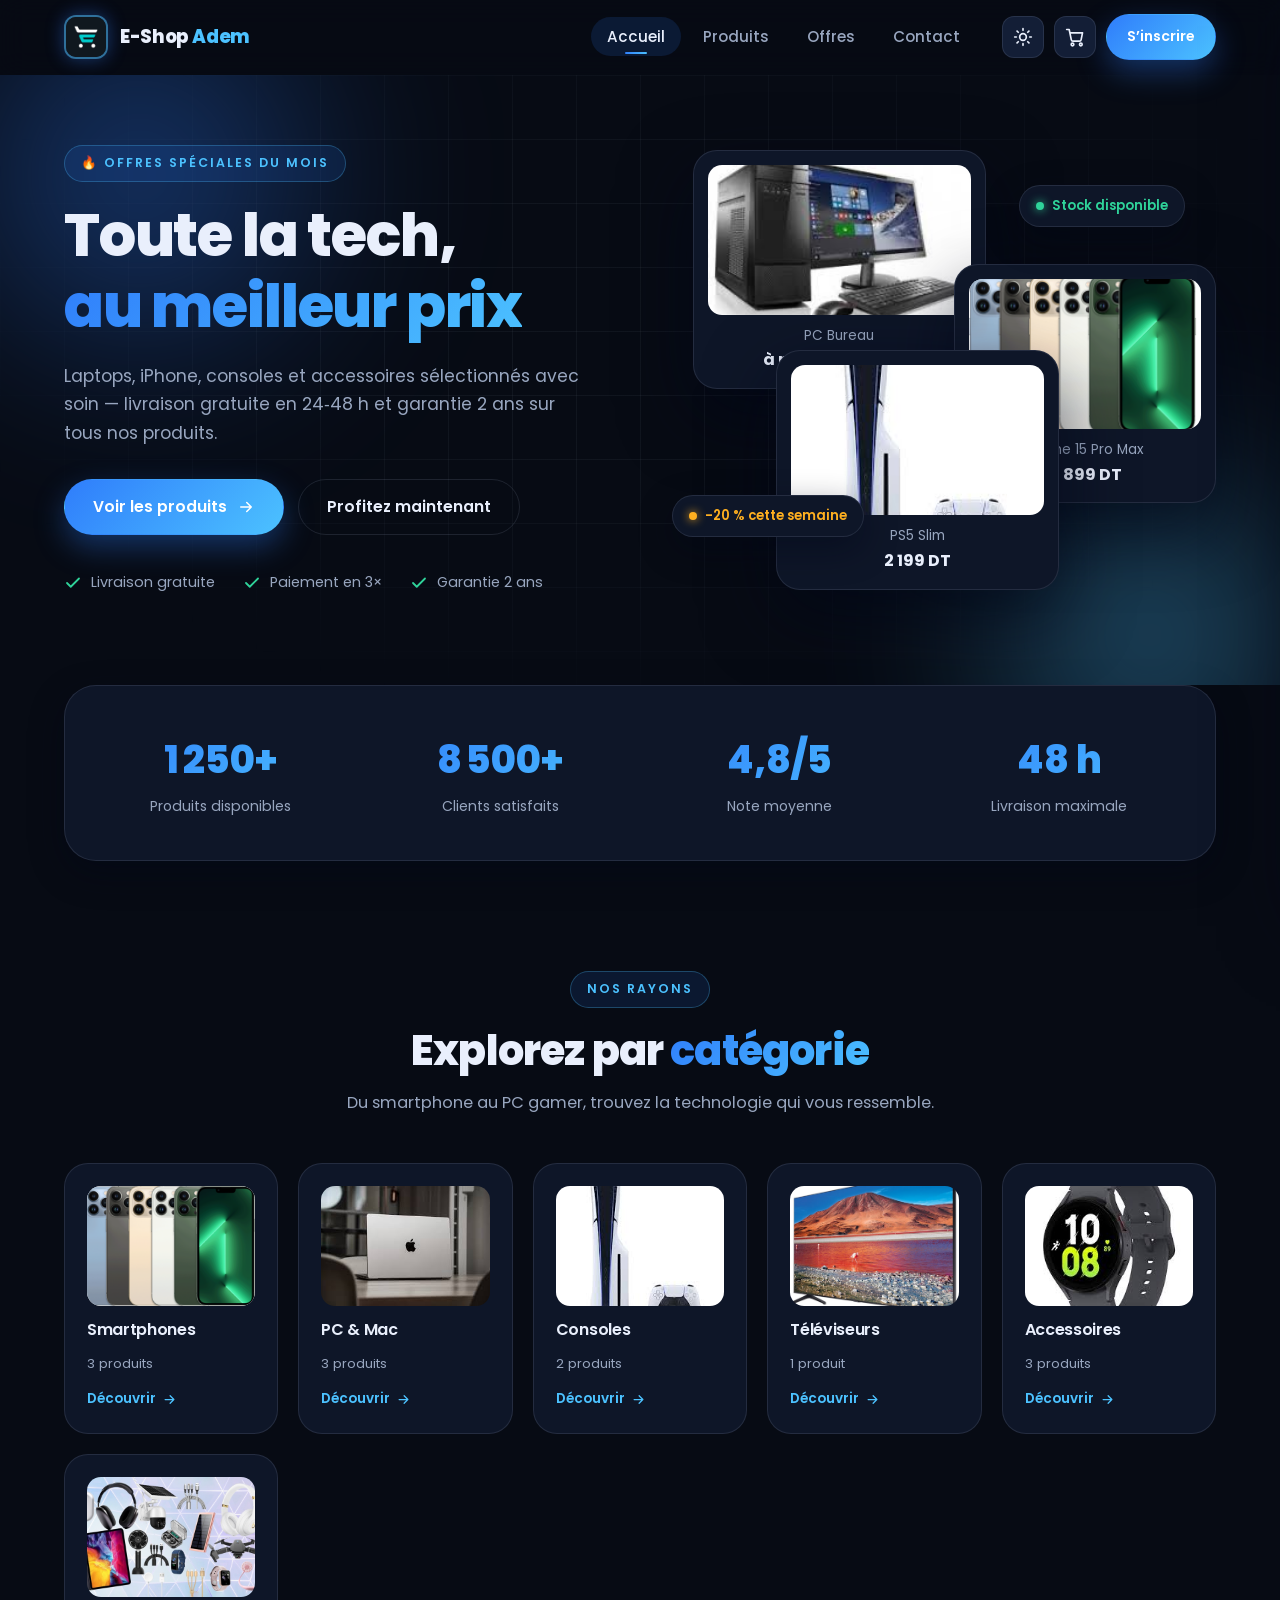
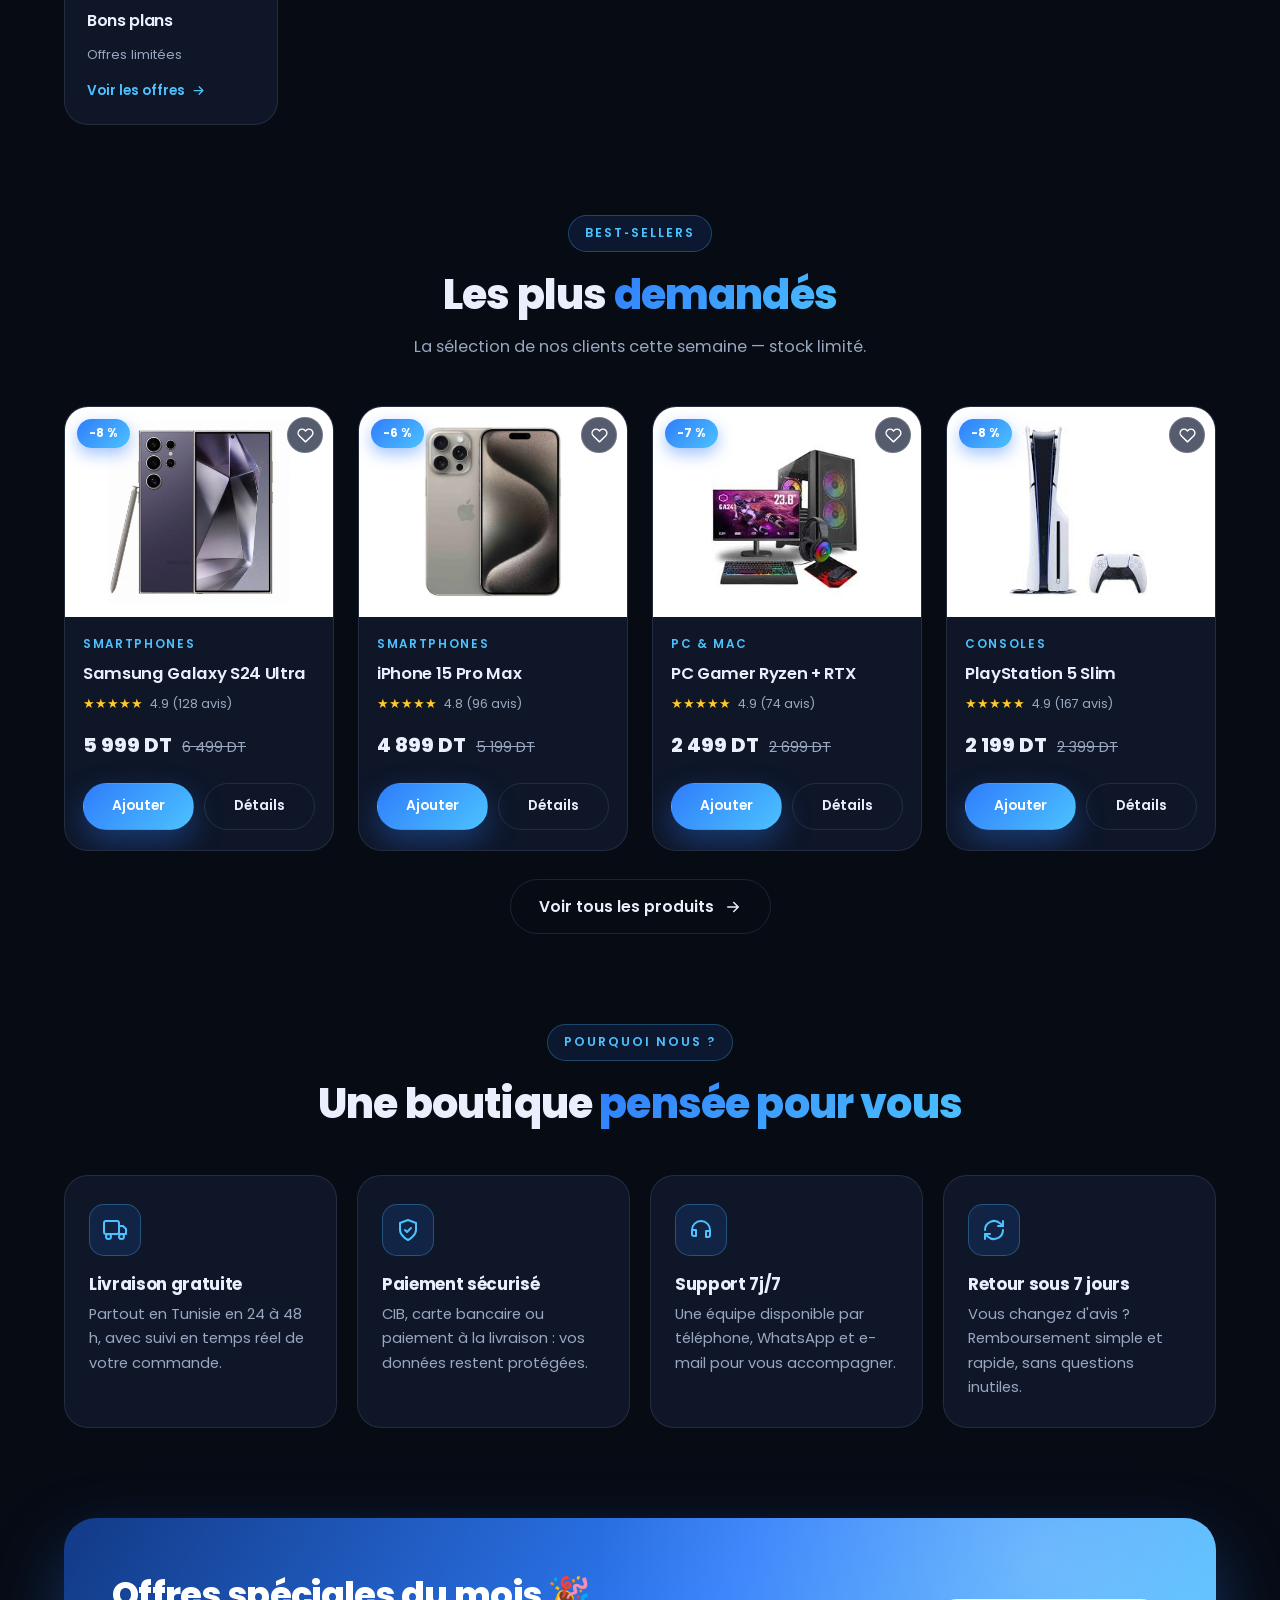
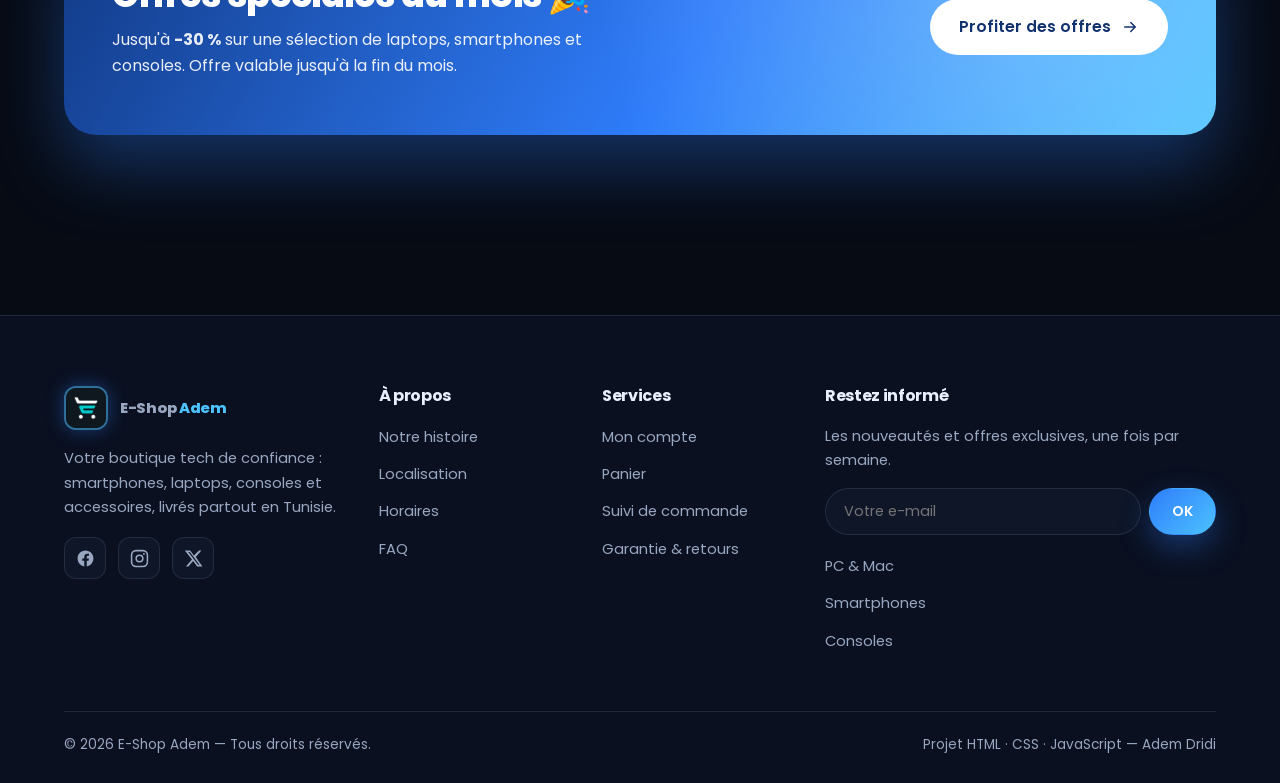
<file: index.html>
<!DOCTYPE html>
<html lang="fr" data-theme="dark">
<head>
  <meta charset="UTF-8">
  <meta name="viewport" content="width=device-width, initial-scale=1.0">
  <title>E-Shop Adem — Laptops, smartphones & consoles au meilleur prix</title>
  <meta name="description" content="E-Shop Adem : boutique en ligne de laptops, smartphones, consoles et accessoires. Livraison gratuite, garantie 2 ans, paiement en 3x.">
  <link rel="icon" href="images/logo.png" type="image/png">
  <link rel="stylesheet" href="css/styles.css">
  <script>try{var t=localStorage.getItem("eshop_theme");if(t)document.documentElement.dataset.theme=JSON.parse(t);}catch(e){}</script>
</head>
<body>

  <!-- ================= NAV ================= -->
  <nav class="navbar">
    <div class="container nav-inner">
      <a href="index.html" class="brand">
        <span class="brand-logo"><img src="images/logo.png" alt="Logo E-Shop Adem"></span>
        <span class="brand-name">E-Shop <span class="accent">Adem</span></span>
      </a>

      <ul class="nav-links">
        <li><a class="active" href="index.html">Accueil</a></li>
        <li><a href="produits.html">Produits</a></li>
        <li><a href="offre.html">Offres</a></li>
        <li><a href="#contact">Contact</a></li>
      </ul>

      <div class="nav-actions">
        <button class="icon-btn" id="themeToggle" aria-label="Changer de thème"></button>
        <button class="icon-btn" id="cartOpen" aria-label="Ouvrir le panier">
          <svg viewBox="0 0 24 24" fill="none" stroke="currentColor" stroke-width="2" stroke-linecap="round" stroke-linejoin="round"><circle cx="9" cy="21" r="1.6"/><circle cx="19" cy="21" r="1.6"/><path d="M2 3h3l2.6 12.4a2 2 0 0 0 2 1.6h7.7a2 2 0 0 0 2-1.6L21 7H6"/></svg>
          <span class="cart-badge" id="cartBadge">0</span>
        </button>
        <a href="inscription.html" class="btn btn-primary btn-sm">S’inscrire</a>
        <button class="icon-btn burger" id="burger" data-icon='<svg viewBox="0 0 24 24" fill="none" stroke="currentColor" stroke-width="2" stroke-linecap="round"><path d="M3 6h18M3 12h18M3 18h18"/></svg>' aria-label="Menu" aria-expanded="false">
          <svg viewBox="0 0 24 24" fill="none" stroke="currentColor" stroke-width="2" stroke-linecap="round"><path d="M3 6h18M3 12h18M3 18h18"/></svg>
        </button>
      </div>
    </div>
  </nav>

  <!-- ================= HERO ================= -->
  <header class="hero">
    <div class="hero-bg">
      <span class="blob b1"></span>
      <span class="blob b2"></span>
      <span class="grid-lines"></span>
    </div>

    <div class="container hero-inner">
      <div class="hero-copy reveal">
        <span class="eyebrow">🔥 Offres spéciales du mois</span>
        <h1>Toute la tech,<br><span class="grad-text">au meilleur prix</span></h1>
        <p class="lead">Laptops, iPhone, consoles et accessoires sélectionnés avec soin — livraison gratuite en 24‑48 h et garantie 2 ans sur tous nos produits.</p>

        <div class="hero-cta">
          <a href="produits.html" class="btn btn-primary">
            Voir les produits
            <svg viewBox="0 0 24 24" fill="none" stroke="currentColor" stroke-width="2" stroke-linecap="round" stroke-linejoin="round"><path d="M5 12h14M13 6l6 6-6 6"/></svg>
          </a>
          <a href="offre.html" class="btn btn-ghost">Profitez maintenant</a>
        </div>

        <ul class="hero-points">
          <li><svg viewBox="0 0 24 24" fill="none" stroke="currentColor" stroke-width="2.4" stroke-linecap="round" stroke-linejoin="round"><path d="M20 6 9 17l-5-5"/></svg> Livraison gratuite</li>
          <li><svg viewBox="0 0 24 24" fill="none" stroke="currentColor" stroke-width="2.4" stroke-linecap="round" stroke-linejoin="round"><path d="M20 6 9 17l-5-5"/></svg> Paiement en 3×</li>
          <li><svg viewBox="0 0 24 24" fill="none" stroke="currentColor" stroke-width="2.4" stroke-linecap="round" stroke-linejoin="round"><path d="M20 6 9 17l-5-5"/></svg> Garantie 2 ans</li>
        </ul>
      </div>

      <div class="hero-visual reveal" data-delay="2">
        <figure class="hero-card c1">
          <img src="images/pc_bureau.jpeg" alt="PC de bureau">
          <figcaption>PC Bureau <b>à partir de 899 DT</b></figcaption>
        </figure>
        <figure class="hero-card c2">
          <img src="images/iphone.png" alt="iPhone">
          <figcaption>iPhone 15 Pro Max <b>4 899 DT</b></figcaption>
        </figure>
        <figure class="hero-card c3">
          <img src="images/play.jpeg" alt="PlayStation 5">
          <figcaption>PS5 Slim <b>2 199 DT</b></figcaption>
        </figure>
        <span class="hero-chip chip1"><span class="dot"></span> Stock disponible</span>
        <span class="hero-chip chip2"><span class="dot"></span> -20 % cette semaine</span>
      </div>
    </div>
  </header>

  <!-- ================= STATS ================= -->
  <section class="stats">
    <div class="container">
      <div class="stats-grid reveal">
        <div class="stat">
          <div class="stat-num" data-count="1250" data-suffix="+">0</div>
          <div class="stat-label">Produits disponibles</div>
        </div>
        <div class="stat">
          <div class="stat-num" data-count="8500" data-suffix="+">0</div>
          <div class="stat-label">Clients satisfaits</div>
        </div>
        <div class="stat">
          <div class="stat-num" data-count="4.8" data-dec="1" data-suffix="/5">0</div>
          <div class="stat-label">Note moyenne</div>
        </div>
        <div class="stat">
          <div class="stat-num" data-count="48" data-suffix=" h">0</div>
          <div class="stat-label">Livraison maximale</div>
        </div>
      </div>
    </div>
  </section>

  <!-- ================= CATÉGORIES ================= -->
  <section class="section" id="categories">
    <div class="container">
      <div class="section-head reveal">
        <span class="eyebrow">Nos rayons</span>
        <h2 class="section-title">Explorez par <span class="grad-text">catégorie</span></h2>
        <p class="section-sub">Du smartphone au PC gamer, trouvez la technologie qui vous ressemble.</p>
      </div>

      <div class="cat-grid">
        <a class="cat-card reveal" href="produits.html?cat=smartphones">
          <div class="thumb"><img src="images/iphone.png" alt="Smartphones"></div>
          <h3>Smartphones</h3><span>3 produits</span>
          <span class="go">Découvrir
            <svg viewBox="0 0 24 24" fill="none" stroke="currentColor" stroke-width="2" stroke-linecap="round" stroke-linejoin="round"><path d="M5 12h14M13 6l6 6-6 6"/></svg>
          </span>
        </a>
        <a class="cat-card reveal" data-delay="1" href="produits.html?cat=pc">
          <div class="thumb"><img src="images/mac.jpeg" alt="PC & Mac"></div>
          <h3>PC & Mac</h3><span>3 produits</span>
          <span class="go">Découvrir
            <svg viewBox="0 0 24 24" fill="none" stroke="currentColor" stroke-width="2" stroke-linecap="round" stroke-linejoin="round"><path d="M5 12h14M13 6l6 6-6 6"/></svg>
          </span>
        </a>
        <a class="cat-card reveal" data-delay="2" href="produits.html?cat=consoles">
          <div class="thumb"><img src="images/play.jpeg" alt="Consoles"></div>
          <h3>Consoles</h3><span>2 produits</span>
          <span class="go">Découvrir
            <svg viewBox="0 0 24 24" fill="none" stroke="currentColor" stroke-width="2" stroke-linecap="round" stroke-linejoin="round"><path d="M5 12h14M13 6l6 6-6 6"/></svg>
          </span>
        </a>
        <a class="cat-card reveal" href="produits.html?cat=tv">
          <div class="thumb"><img src="images/tv.jpg" alt="Téléviseurs"></div>
          <h3>Téléviseurs</h3><span>1 produit</span>
          <span class="go">Découvrir
            <svg viewBox="0 0 24 24" fill="none" stroke="currentColor" stroke-width="2" stroke-linecap="round" stroke-linejoin="round"><path d="M5 12h14M13 6l6 6-6 6"/></svg>
          </span>
        </a>
        <a class="cat-card reveal" data-delay="1" href="produits.html?cat=accessoires">
          <div class="thumb"><img src="images/watch.jpeg" alt="Accessoires"></div>
          <h3>Accessoires</h3><span>3 produits</span>
          <span class="go">Découvrir
            <svg viewBox="0 0 24 24" fill="none" stroke="currentColor" stroke-width="2" stroke-linecap="round" stroke-linejoin="round"><path d="M5 12h14M13 6l6 6-6 6"/></svg>
          </span>
        </a>
        <a class="cat-card reveal" data-delay="2" href="offre.html">
          <div class="thumb"><img src="images/prd.jpg" alt="Bons plans"></div>
          <h3>Bons plans</h3><span>Offres limitées</span>
          <span class="go">Voir les offres
            <svg viewBox="0 0 24 24" fill="none" stroke="currentColor" stroke-width="2" stroke-linecap="round" stroke-linejoin="round"><path d="M5 12h14M13 6l6 6-6 6"/></svg>
          </span>
        </a>
      </div>
    </div>
  </section>

  <!-- ================= MEILLEURES VENTES ================= -->
  <section class="section" style="padding-top:0">
    <div class="container">
      <div class="section-head reveal">
        <span class="eyebrow">Best‑sellers</span>
        <h2 class="section-title">Les plus <span class="grad-text">demandés</span></h2>
        <p class="section-sub">La sélection de nos clients cette semaine — stock limité.</p>
      </div>

      <div class="products-grid">
        <!-- 1 -->
        <article class="product-card reveal" data-name="Samsung Galaxy S24 Ultra" data-cat="smartphones" data-price="5999" data-promo="1">
          <div class="pc-media">
            <span class="pc-badge">-8 %</span>
            <button class="pc-wish" type="button" aria-label="Ajouter aux favoris"><svg viewBox="0 0 24 24" fill="none" stroke="currentColor" stroke-width="2" stroke-linecap="round" stroke-linejoin="round"><path d="M20.8 4.6a5.5 5.5 0 0 0-7.8 0L12 5.7l-1-1.1a5.5 5.5 0 0 0-7.8 7.8l1 1.1L12 21l7.8-7.5 1-1.1a5.5 5.5 0 0 0 0-7.8z"/></svg></button>
            <a class="pc-link" href="produit.html?p=samsung" aria-label="Voir Samsung Galaxy S24 Ultra"></a>
            <img src="images/samsung.jpg" alt="Samsung Galaxy S24 Ultra">
          </div>
          <div class="pc-body">
            <span class="pc-cat">Smartphones</span>
            <h3 class="pc-title">Samsung Galaxy S24 Ultra</h3>
            <div class="pc-rating"><span class="stars">★★★★★</span> 4.9 (128 avis)</div>
            <div class="pc-price"><span class="now">5 999 DT</span><span class="old">6 499 DT</span></div>
            <div class="pc-actions">
              <button class="btn btn-primary" data-add-cart="samsung" data-name="Samsung Galaxy S24 Ultra" data-price="5999" data-img="images/samsung.jpg">Ajouter</button>
              <a class="btn btn-ghost" href="produit.html?p=samsung">Détails</a>
            </div>
          </div>
        </article>

        <!-- 2 -->
        <article class="product-card reveal" data-delay="1" data-name="iPhone 15 Pro Max" data-cat="smartphones" data-price="4899" data-promo="1">
          <div class="pc-media">
            <span class="pc-badge">-6 %</span>
            <button class="pc-wish" type="button" aria-label="Ajouter aux favoris"><svg viewBox="0 0 24 24" fill="none" stroke="currentColor" stroke-width="2" stroke-linecap="round" stroke-linejoin="round"><path d="M20.8 4.6a5.5 5.5 0 0 0-7.8 0L12 5.7l-1-1.1a5.5 5.5 0 0 0-7.8 7.8l1 1.1L12 21l7.8-7.5 1-1.1a5.5 5.5 0 0 0 0-7.8z"/></svg></button>
            <a class="pc-link" href="produit.html?p=iphone15" aria-label="Voir iPhone 15 Pro Max"></a>
            <img src="images/iphone15.jpeg" alt="iPhone 15 Pro Max">
          </div>
          <div class="pc-body">
            <span class="pc-cat">Smartphones</span>
            <h3 class="pc-title">iPhone 15 Pro Max</h3>
            <div class="pc-rating"><span class="stars">★★★★★</span> 4.8 (96 avis)</div>
            <div class="pc-price"><span class="now">4 899 DT</span><span class="old">5 199 DT</span></div>
            <div class="pc-actions">
              <button class="btn btn-primary" data-add-cart="iphone15" data-name="iPhone 15 Pro Max" data-price="4899" data-img="images/iphone15.jpeg">Ajouter</button>
              <a class="btn btn-ghost" href="produit.html?p=iphone15">Détails</a>
            </div>
          </div>
        </article>

        <!-- 3 -->
        <article class="product-card reveal" data-delay="2" data-name="PC Gamer Ryzen + RTX" data-cat="pc" data-price="2499" data-promo="1">
          <div class="pc-media">
            <span class="pc-badge">-7 %</span>
            <button class="pc-wish" type="button" aria-label="Ajouter aux favoris"><svg viewBox="0 0 24 24" fill="none" stroke="currentColor" stroke-width="2" stroke-linecap="round" stroke-linejoin="round"><path d="M20.8 4.6a5.5 5.5 0 0 0-7.8 0L12 5.7l-1-1.1a5.5 5.5 0 0 0-7.8 7.8l1 1.1L12 21l7.8-7.5 1-1.1a5.5 5.5 0 0 0 0-7.8z"/></svg></button>
            <a class="pc-link" href="produit.html?p=pcgamer" aria-label="Voir PC Gamer"></a>
            <img src="images/pc_gamer.jpeg" alt="PC Gamer Ryzen + RTX">
          </div>
          <div class="pc-body">
            <span class="pc-cat">PC &amp; Mac</span>
            <h3 class="pc-title">PC Gamer Ryzen + RTX</h3>
            <div class="pc-rating"><span class="stars">★★★★★</span> 4.9 (74 avis)</div>
            <div class="pc-price"><span class="now">2 499 DT</span><span class="old">2 699 DT</span></div>
            <div class="pc-actions">
              <button class="btn btn-primary" data-add-cart="pcgamer" data-name="PC Gamer Ryzen + RTX" data-price="2499" data-img="images/pc_gamer.jpeg">Ajouter</button>
              <a class="btn btn-ghost" href="produit.html?p=pcgamer">Détails</a>
            </div>
          </div>
        </article>

        <!-- 4 -->
        <article class="product-card reveal" data-delay="3" data-name="PlayStation 5 Slim" data-cat="consoles" data-price="2199" data-promo="1">
          <div class="pc-media">
            <span class="pc-badge">-8 %</span>
            <button class="pc-wish" type="button" aria-label="Ajouter aux favoris"><svg viewBox="0 0 24 24" fill="none" stroke="currentColor" stroke-width="2" stroke-linecap="round" stroke-linejoin="round"><path d="M20.8 4.6a5.5 5.5 0 0 0-7.8 0L12 5.7l-1-1.1a5.5 5.5 0 0 0-7.8 7.8l1 1.1L12 21l7.8-7.5 1-1.1a5.5 5.5 0 0 0 0-7.8z"/></svg></button>
            <a class="pc-link" href="produit.html?p=ps5" aria-label="Voir PlayStation 5 Slim"></a>
            <img src="images/play.jpeg" alt="PlayStation 5 Slim">
          </div>
          <div class="pc-body">
            <span class="pc-cat">Consoles</span>
            <h3 class="pc-title">PlayStation 5 Slim</h3>
            <div class="pc-rating"><span class="stars">★★★★★</span> 4.9 (167 avis)</div>
            <div class="pc-price"><span class="now">2 199 DT</span><span class="old">2 399 DT</span></div>
            <div class="pc-actions">
              <button class="btn btn-primary" data-add-cart="ps5" data-name="PlayStation 5 Slim" data-price="2199" data-img="images/play.jpeg">Ajouter</button>
              <a class="btn btn-ghost" href="produit.html?p=ps5">Détails</a>
            </div>
          </div>
        </article>
      </div>

      <div class="center mt-4 reveal">
        <a href="produits.html" class="btn btn-ghost">Voir tous les produits
          <svg viewBox="0 0 24 24" fill="none" stroke="currentColor" stroke-width="2" stroke-linecap="round" stroke-linejoin="round"><path d="M5 12h14M13 6l6 6-6 6"/></svg>
        </a>
      </div>
    </div>
  </section>

  <!-- ================= POURQUOI NOUS ================= -->
  <section class="section" style="padding-top:0">
    <div class="container">
      <div class="section-head reveal">
        <span class="eyebrow">Pourquoi nous ?</span>
        <h2 class="section-title">Une boutique <span class="grad-text">pensée pour vous</span></h2>
      </div>

      <div class="features-grid">
        <div class="feature reveal">
          <div class="ico"><svg viewBox="0 0 24 24" fill="none" stroke="currentColor" stroke-width="2" stroke-linecap="round" stroke-linejoin="round"><rect x="1" y="3" width="15" height="13" rx="2"/><path d="M16 8h4l3 3v5h-7z"/><circle cx="5.5" cy="18.5" r="2.5"/><circle cx="18.5" cy="18.5" r="2.5"/></svg></div>
          <h3>Livraison gratuite</h3>
          <p>Partout en Tunisie en 24 à 48 h, avec suivi en temps réel de votre commande.</p>
        </div>
        <div class="feature reveal" data-delay="1">
          <div class="ico"><svg viewBox="0 0 24 24" fill="none" stroke="currentColor" stroke-width="2" stroke-linecap="round" stroke-linejoin="round"><path d="M12 22s8-4 8-10V5l-8-3-8 3v7c0 6 8 10 8 10z"/><path d="m9 12 2 2 4-4"/></svg></div>
          <h3>Paiement sécurisé</h3>
          <p>CIB, carte bancaire ou paiement à la livraison : vos données restent protégées.</p>
        </div>
        <div class="feature reveal" data-delay="2">
          <div class="ico"><svg viewBox="0 0 24 24" fill="none" stroke="currentColor" stroke-width="2" stroke-linecap="round" stroke-linejoin="round"><path d="M3 12a9 9 0 0 1 18 0v5a2 2 0 0 1-2 2h-2v-6h4M3 17v-5h4v6H5a2 2 0 0 1-2-2z"/></svg></div>
          <h3>Support 7j/7</h3>
          <p>Une équipe disponible par téléphone, WhatsApp et e-mail pour vous accompagner.</p>
        </div>
        <div class="feature reveal" data-delay="3">
          <div class="ico"><svg viewBox="0 0 24 24" fill="none" stroke="currentColor" stroke-width="2" stroke-linecap="round" stroke-linejoin="round"><path d="M3 12a9 9 0 0 1 15-6.7L21 8"/><path d="M21 3v5h-5"/><path d="M21 12a9 9 0 0 1-15 6.7L3 16"/><path d="M3 21v-5h5"/></svg></div>
          <h3>Retour sous 7 jours</h3>
          <p>Vous changez d'avis ? Remboursement simple et rapide, sans questions inutiles.</p>
        </div>
      </div>
    </div>
  </section>

  <!-- ================= CTA ================= -->
  <section class="section" style="padding-top:0">
    <div class="container">
      <div class="cta reveal">
        <div>
          <h2>Offres spéciales du mois 🎉</h2>
          <p>Jusqu'à <b>-30 %</b> sur une sélection de laptops, smartphones et consoles. Offre valable jusqu'à la fin du mois.</p>
        </div>
        <a href="offre.html" class="btn">Profiter des offres
          <svg viewBox="0 0 24 24" fill="none" stroke="currentColor" stroke-width="2" stroke-linecap="round" stroke-linejoin="round"><path d="M5 12h14M13 6l6 6-6 6"/></svg>
        </a>
      </div>
    </div>
  </section>

  <!-- ================= FOOTER ================= -->
  <footer class="footer" id="contact">
    <div class="container">
      <div class="footer-grid">
        <div>
          <a href="index.html" class="brand">
            <span class="brand-logo"><img src="images/logo.png" alt="Logo"></span>
            <span class="brand-name">E-Shop <span class="accent">Adem</span></span>
          </a>
          <p>Votre boutique tech de confiance : smartphones, laptops, consoles et accessoires, livrés partout en Tunisie.</p>
          <div class="socials" style="margin-top:18px">
            <a href="#" aria-label="Facebook"><svg viewBox="0 0 24 24" fill="currentColor"><path d="M22 12.06C22 6.5 17.52 2 12 2S2 6.5 2 12.06c0 5.02 3.66 9.18 8.44 9.94v-7.03H7.9v-2.91h2.54V9.85c0-2.52 1.49-3.91 3.77-3.91 1.09 0 2.24.2 2.24.2v2.47h-1.26c-1.24 0-1.63.78-1.63 1.57v1.89h2.78l-.44 2.91h-2.34V22c4.78-.76 8.44-4.92 8.44-9.94z"/></svg></a>
            <a href="#" aria-label="Instagram"><svg viewBox="0 0 24 24" fill="none" stroke="currentColor" stroke-width="2" stroke-linecap="round" stroke-linejoin="round"><rect x="2" y="2" width="20" height="20" rx="5.5"/><circle cx="12" cy="12" r="4.2"/><circle cx="17.6" cy="6.4" r="1.2" fill="currentColor" stroke="none"/></svg></a>
            <a href="#" aria-label="Twitter"><svg viewBox="0 0 24 24" fill="currentColor"><path d="M18.9 2H22l-7.1 8.1L23.3 22h-6.6l-5.2-6.8L5.6 22H2.4l7.6-8.7L1 2h6.8l4.7 6.2L18.9 2zm-1.1 18h1.8L7.3 3.9H5.4L17.8 20z"/></svg></a>
          </div>
        </div>

        <div>
          <h4>À propos</h4>
          <ul>
            <li><a href="#">Notre histoire</a></li>
            <li><a href="#">Localisation</a></li>
            <li><a href="#">Horaires</a></li>
            <li><a href="#">FAQ</a></li>
          </ul>
        </div>

        <div>
          <h4>Services</h4>
          <ul>
            <li><a href="compte.html">Mon compte</a></li>
            <li><a href="produits.html">Panier</a></li>
            <li><a href="#">Suivi de commande</a></li>
            <li><a href="#">Garantie &amp; retours</a></li>
          </ul>
        </div>

        <div>
          <h4>Restez informé</h4>
          <p>Les nouveautés et offres exclusives, une fois par semaine.</p>
          <form class="newsletter" id="newsletterForm">
            <input type="email" placeholder="Votre e-mail" aria-label="Votre e-mail" required>
            <button class="btn btn-primary btn-sm" type="submit">OK</button>
          </form>
          <ul style="margin-top:18px">
            <li><a href="produits.html">PC &amp; Mac</a></li>
            <li><a href="produits.html?cat=smartphones">Smartphones</a></li>
            <li><a href="produits.html?cat=consoles">Consoles</a></li>
          </ul>
        </div>
      </div>

      <div class="footer-bottom">
        <span>© <span data-year>2026</span> E-Shop Adem — Tous droits réservés.</span>
        <span>Projet HTML · CSS · JavaScript — Adem Dridi</span>
      </div>
    </div>
  </footer>

  <script src="js/main.js"></script>
</body>
</html>
</file>
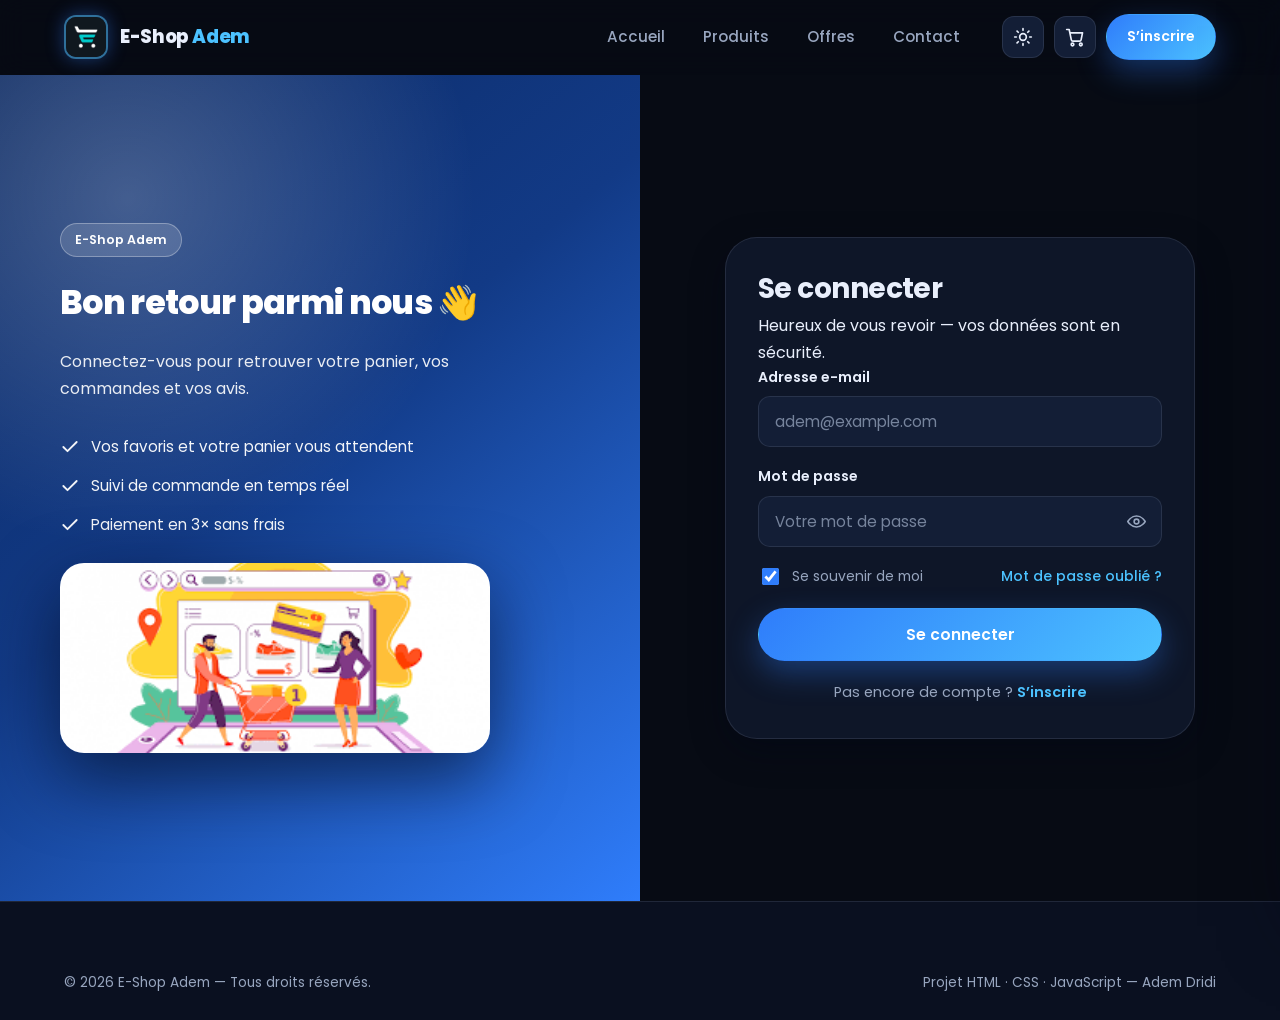
<file: compte.html>
<!DOCTYPE html>
<html lang="fr" data-theme="dark">
<head>
  <meta charset="UTF-8">
  <meta name="viewport" content="width=device-width, initial-scale=1.0">
  <title>Se connecter — E-Shop Adem</title>
  <meta name="description" content="Connectez-vous à votre compte E-Shop Adem pour suivre vos commandes et vos favoris.">
  <link rel="icon" href="images/logo.png" type="image/png">
  <link rel="stylesheet" href="css/styles.css">
  <script>try{var t=localStorage.getItem("eshop_theme");if(t)document.documentElement.dataset.theme=JSON.parse(t);}catch(e){}</script>
</head>
<body>

  <!-- ================= NAV ================= -->
  <nav class="navbar">
    <div class="container nav-inner">
      <a href="index.html" class="brand">
        <span class="brand-logo"><img src="images/logo.png" alt="Logo E-Shop Adem"></span>
        <span class="brand-name">E-Shop <span class="accent">Adem</span></span>
      </a>

      <ul class="nav-links">
        <li><a href="index.html">Accueil</a></li>
        <li><a href="produits.html">Produits</a></li>
        <li><a href="offre.html">Offres</a></li>
        <li><a href="#contact">Contact</a></li>
      </ul>

      <div class="nav-actions">
        <button class="icon-btn" id="themeToggle" aria-label="Changer de thème"></button>
        <button class="icon-btn" id="cartOpen" aria-label="Ouvrir le panier">
          <svg viewBox="0 0 24 24" fill="none" stroke="currentColor" stroke-width="2" stroke-linecap="round" stroke-linejoin="round"><circle cx="9" cy="21" r="1.6"/><circle cx="19" cy="21" r="1.6"/><path d="M2 3h3l2.6 12.4a2 2 0 0 0 2 1.6h7.7a2 2 0 0 0 2-1.6L21 7H6"/></svg>
          <span class="cart-badge" id="cartBadge">0</span>
        </button>
        <a href="inscription.html" class="btn btn-primary btn-sm">S’inscrire</a>
        <button class="icon-btn burger" id="burger" data-icon='<svg viewBox="0 0 24 24" fill="none" stroke="currentColor" stroke-width="2" stroke-linecap="round"><path d="M3 6h18M3 12h18M3 18h18"/></svg>' aria-label="Menu" aria-expanded="false">
          <svg viewBox="0 0 24 24" fill="none" stroke="currentColor" stroke-width="2" stroke-linecap="round"><path d="M3 6h18M3 12h18M3 18h18"/></svg>
        </button>
      </div>
    </div>
  </nav>

  <!-- ================= CONNEXION ================= -->
  <div class="auth">
    <aside class="auth-side">
      <span class="badge" style="background:rgba(255,255,255,.14);border-color:rgba(255,255,255,.3);color:#fff;width:fit-content">E-Shop Adem</span>
      <h2>Bon retour parmi nous 👋</h2>
      <p>Connectez-vous pour retrouver votre panier, vos commandes et vos avis.</p>

      <ul class="auth-points">
        <li>
          <svg viewBox="0 0 24 24" fill="none" stroke="currentColor" stroke-width="2.2" stroke-linecap="round" stroke-linejoin="round"><path d="M20 6 9 17l-5-5"/></svg>
          Vos favoris et votre panier vous attendent
        </li>
        <li>
          <svg viewBox="0 0 24 24" fill="none" stroke="currentColor" stroke-width="2.2" stroke-linecap="round" stroke-linejoin="round"><path d="M20 6 9 17l-5-5"/></svg>
          Suivi de commande en temps réel
        </li>
        <li>
          <svg viewBox="0 0 24 24" fill="none" stroke="currentColor" stroke-width="2.2" stroke-linecap="round" stroke-linejoin="round"><path d="M20 6 9 17l-5-5"/></svg>
          Paiement en 3× sans frais
        </li>
      </ul>

      <div class="auth-art">
        <img src="images/img.png" alt="Achetez en ligne">
      </div>
    </aside>

    <div class="auth-main">
      <div class="auth-card">
        <div class="auth-box">
          <h1>Se connecter</h1>
          <p class="sub">Heureux de vous revoir — vos données sont en sécurité.</p>

          <form data-form="login" novalidate>
            <div class="field">
              <label for="email">Adresse e-mail</label>
              <input class="control" type="email" id="email" name="email" placeholder="adem@example.com" autocomplete="email">
              <p class="err-msg"></p>
            </div>

            <div class="field">
              <label for="password">Mot de passe</label>
              <div class="pw-wrap">
                <input class="control" type="password" id="password" name="password" placeholder="Votre mot de passe" autocomplete="current-password">
                <button class="pw-toggle" type="button" aria-label="Afficher le mot de passe">
                  <svg viewBox="0 0 24 24" fill="none" stroke="currentColor" stroke-width="2" stroke-linecap="round" stroke-linejoin="round"><path d="M1 12s4-7 11-7 11 7 11 7-4 7-11 7S1 12 1 12z"/><circle cx="12" cy="12" r="3"/></svg>
                </button>
              </div>
              <p class="err-msg"></p>
            </div>

            <div class="form-row">
              <label class="check"><input type="checkbox" checked> <span>Se souvenir de moi</span></label>
              <a href="mdp.html">Mot de passe oublié ?</a>
            </div>

            <button class="btn btn-primary btn-block" type="submit">Se connecter</button>

            <p class="auth-alt">Pas encore de compte ? <a href="inscription.html">S’inscrire</a></p>
          </form>
        </div>
      </div>
    </div>
  </div>

  <!-- ================= FOOTER ================= -->
  <footer class="footer" id="contact" style="margin-top:0">
    <div class="container">
      <div class="footer-bottom" style="margin-top:0;padding-top:0;border-top:none">
        <span>© <span data-year>2026</span> E-Shop Adem — Tous droits réservés.</span>
        <span>Projet HTML · CSS · JavaScript — Adem Dridi</span>
      </div>
    </div>
  </footer>

  <script src="js/main.js"></script>
</body>
</html>
</file>
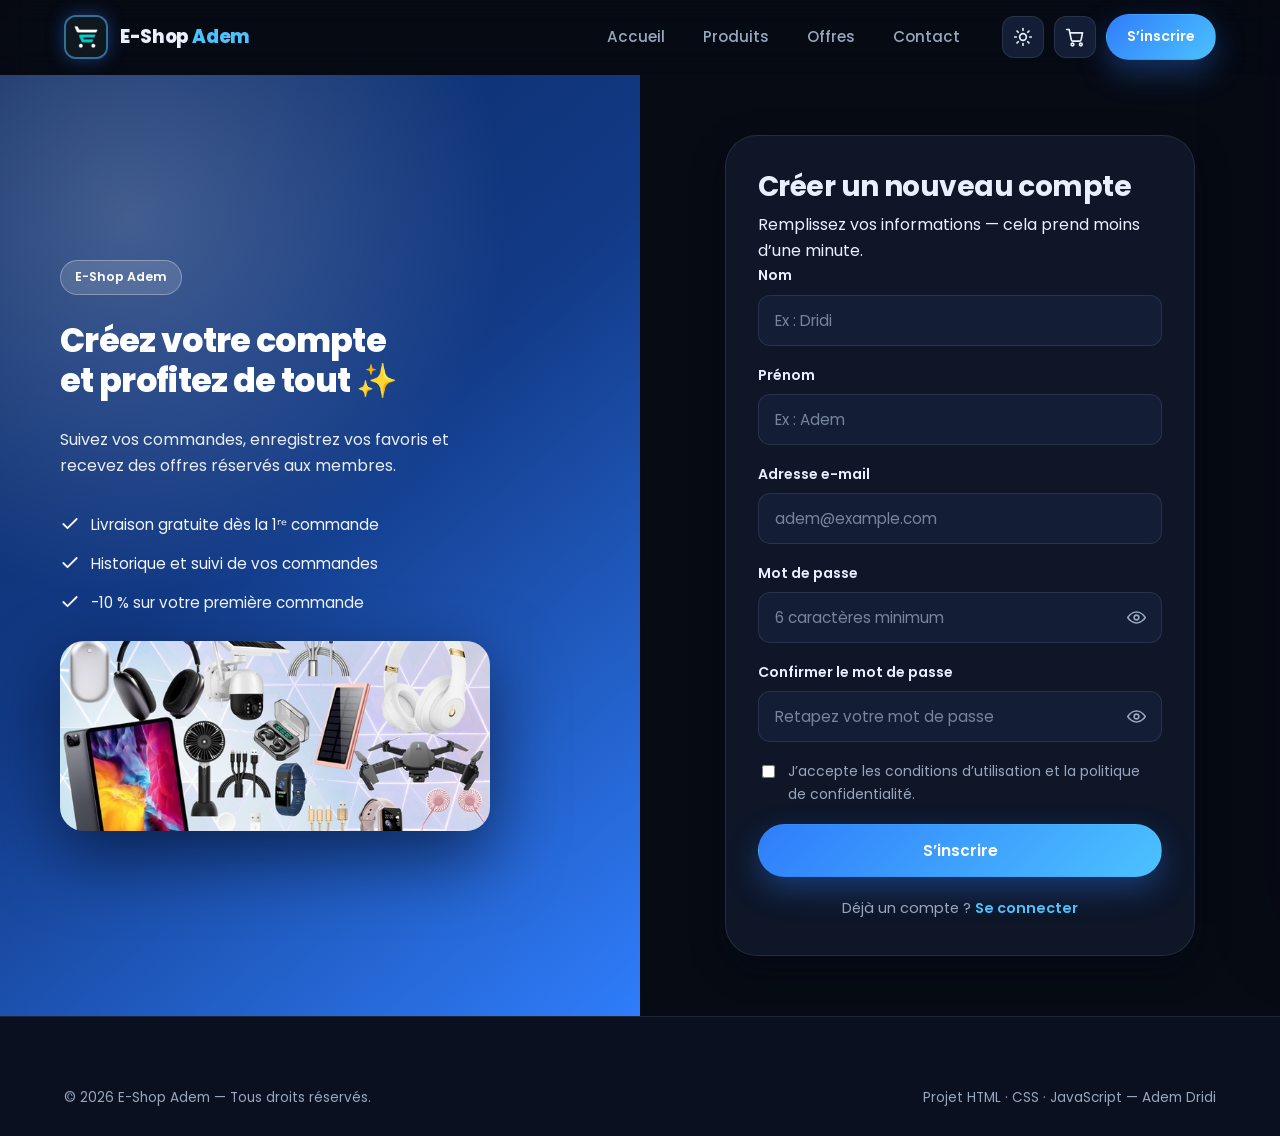
<file: inscription.html>
<!DOCTYPE html>
<html lang="fr" data-theme="dark">
<head>
  <meta charset="UTF-8">
  <meta name="viewport" content="width=device-width, initial-scale=1.0">
  <title>S’inscrire — E-Shop Adem</title>
  <meta name="description" content="Créez votre compte E-Shop Adem en 30 secondes : suivi de commandes, favoris et offres exclusives.">
  <link rel="icon" href="images/logo.png" type="image/png">
  <link rel="stylesheet" href="css/styles.css">
  <script>try{var t=localStorage.getItem("eshop_theme");if(t)document.documentElement.dataset.theme=JSON.parse(t);}catch(e){}</script>
</head>
<body>

  <!-- ================= NAV ================= -->
  <nav class="navbar">
    <div class="container nav-inner">
      <a href="index.html" class="brand">
        <span class="brand-logo"><img src="images/logo.png" alt="Logo E-Shop Adem"></span>
        <span class="brand-name">E-Shop <span class="accent">Adem</span></span>
      </a>

      <ul class="nav-links">
        <li><a href="index.html">Accueil</a></li>
        <li><a href="produits.html">Produits</a></li>
        <li><a href="offre.html">Offres</a></li>
        <li><a href="#contact">Contact</a></li>
      </ul>

      <div class="nav-actions">
        <button class="icon-btn" id="themeToggle" aria-label="Changer de thème"></button>
        <button class="icon-btn" id="cartOpen" aria-label="Ouvrir le panier">
          <svg viewBox="0 0 24 24" fill="none" stroke="currentColor" stroke-width="2" stroke-linecap="round" stroke-linejoin="round"><circle cx="9" cy="21" r="1.6"/><circle cx="19" cy="21" r="1.6"/><path d="M2 3h3l2.6 12.4a2 2 0 0 0 2 1.6h7.7a2 2 0 0 0 2-1.6L21 7H6"/></svg>
          <span class="cart-badge" id="cartBadge">0</span>
        </button>
        <a href="inscription.html" class="btn btn-primary btn-sm">S’inscrire</a>
        <button class="icon-btn burger" id="burger" data-icon='<svg viewBox="0 0 24 24" fill="none" stroke="currentColor" stroke-width="2" stroke-linecap="round"><path d="M3 6h18M3 12h18M3 18h18"/></svg>' aria-label="Menu" aria-expanded="false">
          <svg viewBox="0 0 24 24" fill="none" stroke="currentColor" stroke-width="2" stroke-linecap="round"><path d="M3 6h18M3 12h18M3 18h18"/></svg>
        </button>
      </div>
    </div>
  </nav>

  <!-- ================= INSCRIPTION ================= -->
  <div class="auth">
    <aside class="auth-side">
      <span class="badge" style="background:rgba(255,255,255,.14);border-color:rgba(255,255,255,.3);color:#fff;width:fit-content">E-Shop Adem</span>
      <h2>Créez votre compte<br>et profitez de tout ✨</h2>
      <p>Suivez vos commandes, enregistrez vos favoris et recevez des offres réservés aux membres.</p>

      <ul class="auth-points">
        <li>
          <svg viewBox="0 0 24 24" fill="none" stroke="currentColor" stroke-width="2.2" stroke-linecap="round" stroke-linejoin="round"><path d="M20 6 9 17l-5-5"/></svg>
          Livraison gratuite dès la 1ʳᵉ commande
        </li>
        <li>
          <svg viewBox="0 0 24 24" fill="none" stroke="currentColor" stroke-width="2.2" stroke-linecap="round" stroke-linejoin="round"><path d="M20 6 9 17l-5-5"/></svg>
          Historique et suivi de vos commandes
        </li>
        <li>
          <svg viewBox="0 0 24 24" fill="none" stroke="currentColor" stroke-width="2.2" stroke-linecap="round" stroke-linejoin="round"><path d="M20 6 9 17l-5-5"/></svg>
          -10 % sur votre première commande
        </li>
      </ul>

      <div class="auth-art">
        <img src="images/prd.jpg" alt="Achetez en ligne">
      </div>
    </aside>

    <div class="auth-main">
      <div class="auth-card">
        <div class="auth-box">
          <h1>Créer un nouveau compte</h1>
          <p class="sub">Remplissez vos informations — cela prend moins d’une minute.</p>

          <form data-form="register" novalidate>
            <div class="field">
              <label for="nom">Nom</label>
              <input class="control" type="text" id="nom" name="nom" placeholder="Ex : Dridi" autocomplete="family-name">
              <p class="err-msg"></p>
            </div>

            <div class="field">
              <label for="prenom">Prénom</label>
              <input class="control" type="text" id="prenom" name="prenom" placeholder="Ex : Adem" autocomplete="given-name">
              <p class="err-msg"></p>
            </div>

            <div class="field">
              <label for="email">Adresse e-mail</label>
              <input class="control" type="email" id="email" name="email" placeholder="adem@example.com" autocomplete="email">
              <p class="err-msg"></p>
            </div>

            <div class="field">
              <label for="password">Mot de passe</label>
              <div class="pw-wrap">
                <input class="control" type="password" id="password" name="password" placeholder="6 caractères minimum" autocomplete="new-password">
                <button class="pw-toggle" type="button" aria-label="Afficher le mot de passe">
                  <svg viewBox="0 0 24 24" fill="none" stroke="currentColor" stroke-width="2" stroke-linecap="round" stroke-linejoin="round"><path d="M1 12s4-7 11-7 11 7 11 7-4 7-11 7S1 12 1 12z"/><circle cx="12" cy="12" r="3"/></svg>
                </button>
              </div>
              <p class="err-msg"></p>
            </div>

            <div class="field">
              <label for="confirm-password">Confirmer le mot de passe</label>
              <div class="pw-wrap">
                <input class="control" type="password" id="confirm-password" name="confirm-password" placeholder="Retapez votre mot de passe" autocomplete="new-password">
                <button class="pw-toggle" type="button" aria-label="Afficher le mot de passe">
                  <svg viewBox="0 0 24 24" fill="none" stroke="currentColor" stroke-width="2" stroke-linecap="round" stroke-linejoin="round"><path d="M1 12s4-7 11-7 11 7 11 7-4 7-11 7S1 12 1 12z"/><circle cx="12" cy="12" r="3"/></svg>
                </button>
              </div>
              <p class="err-msg"></p>
            </div>

            <label class="check" style="margin:4px 0 18px">
              <input type="checkbox" id="cgu">
              <span>J’accepte les conditions d’utilisation et la politique de confidentialité.</span>
            </label>

            <button class="btn btn-primary btn-block" type="submit">S’inscrire</button>

            <p class="auth-alt">Déjà un compte ? <a href="compte.html">Se connecter</a></p>
          </form>
        </div>
      </div>
    </div>
  </div>

  <!-- ================= FOOTER ================= -->
  <footer class="footer" id="contact" style="margin-top:0">
    <div class="container">
      <div class="footer-bottom" style="margin-top:0;padding-top:0;border-top:none">
        <span>© <span data-year>2026</span> E-Shop Adem — Tous droits réservés.</span>
        <span>Projet HTML · CSS · JavaScript — Adem Dridi</span>
      </div>
    </div>
  </footer>

  <script src="js/main.js"></script>
</body>
</html>
</file>
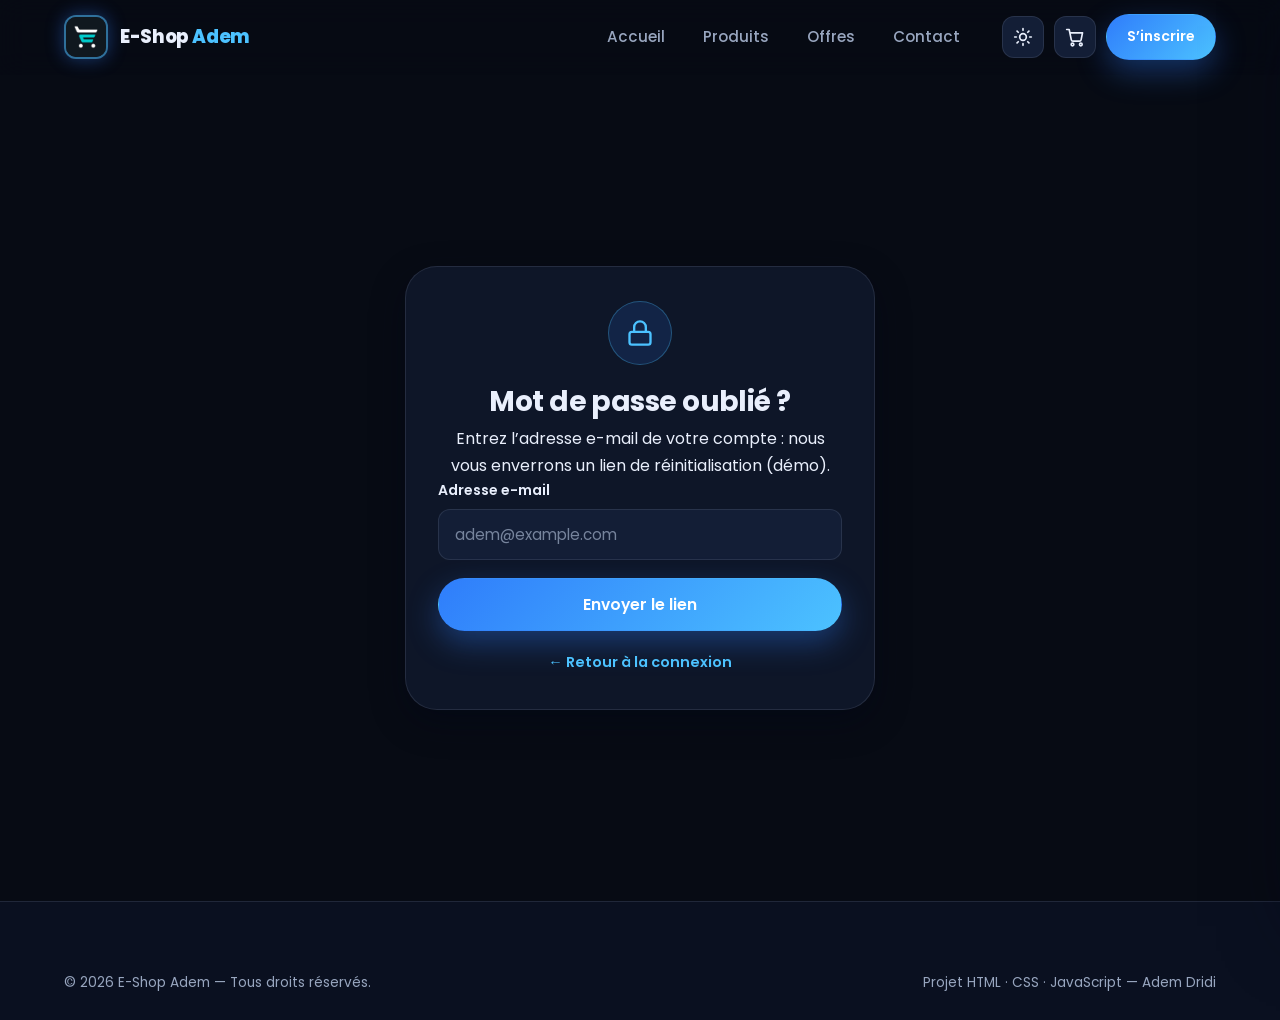
<file: mdp.html>
<!DOCTYPE html>
<html lang="fr" data-theme="dark">
<head>
  <meta charset="UTF-8">
  <meta name="viewport" content="width=device-width, initial-scale=1.0">
  <title>Mot de passe oublié — E-Shop Adem</title>
  <meta name="description" content="Réinitialisez votre mot de passe E-Shop Adem en quelques secondes.">
  <link rel="icon" href="images/logo.png" type="image/png">
  <link rel="stylesheet" href="css/styles.css">
  <script>try{var t=localStorage.getItem("eshop_theme");if(t)document.documentElement.dataset.theme=JSON.parse(t);}catch(e){}</script>
</head>
<body>

  <!-- ================= NAV ================= -->
  <nav class="navbar">
    <div class="container nav-inner">
      <a href="index.html" class="brand">
        <span class="brand-logo"><img src="images/logo.png" alt="Logo E-Shop Adem"></span>
        <span class="brand-name">E-Shop <span class="accent">Adem</span></span>
      </a>

      <ul class="nav-links">
        <li><a href="index.html">Accueil</a></li>
        <li><a href="produits.html">Produits</a></li>
        <li><a href="offre.html">Offres</a></li>
        <li><a href="#contact">Contact</a></li>
      </ul>

      <div class="nav-actions">
        <button class="icon-btn" id="themeToggle" aria-label="Changer de thème"></button>
        <button class="icon-btn" id="cartOpen" aria-label="Ouvrir le panier">
          <svg viewBox="0 0 24 24" fill="none" stroke="currentColor" stroke-width="2" stroke-linecap="round" stroke-linejoin="round"><circle cx="9" cy="21" r="1.6"/><circle cx="19" cy="21" r="1.6"/><path d="M2 3h3l2.6 12.4a2 2 0 0 0 2 1.6h7.7a2 2 0 0 0 2-1.6L21 7H6"/></svg>
          <span class="cart-badge" id="cartBadge">0</span>
        </button>
        <a href="inscription.html" class="btn btn-primary btn-sm">S’inscrire</a>
        <button class="icon-btn burger" id="burger" data-icon='<svg viewBox="0 0 24 24" fill="none" stroke="currentColor" stroke-width="2" stroke-linecap="round"><path d="M3 6h18M3 12h18M3 18h18"/></svg>' aria-label="Menu" aria-expanded="false">
          <svg viewBox="0 0 24 24" fill="none" stroke="currentColor" stroke-width="2" stroke-linecap="round"><path d="M3 6h18M3 12h18M3 18h18"/></svg>
        </button>
      </div>
    </div>
  </nav>

  <!-- ================= RÉINITIALISATION ================= -->
  <div class="auth" style="grid-template-columns:1fr">
    <div class="auth-main" style="min-height:calc(100dvh - var(--nav-h) - 90px)">
      <div class="auth-card">
        <div class="auth-box" style="text-align:center">
          <div class="ico" style="width:64px;height:64px;margin:0 auto 20px;border-radius:50%;display:grid;place-items:center;background:rgba(47,125,251,.14);border:1px solid rgba(76,194,255,.3);color:var(--primary-2)">
            <svg viewBox="0 0 24 24" width="28" height="28" fill="none" stroke="currentColor" stroke-width="2" stroke-linecap="round" stroke-linejoin="round"><rect x="3" y="11" width="18" height="11" rx="2"/><path d="M7 11V7a5 5 0 0 1 10 0v4"/></svg>
          </div>

          <h1>Mot de passe oublié ?</h1>
          <p class="sub">Entrez l’adresse e-mail de votre compte : nous vous enverrons un lien de réinitialisation (démo).</p>

          <form data-form="forgot" novalidate>
            <div class="field" style="text-align:left">
              <label for="email">Adresse e-mail</label>
              <input class="control" type="email" id="email" name="email" placeholder="adem@example.com" autocomplete="email">
              <p class="err-msg"></p>
            </div>

            <button class="btn btn-primary btn-block" type="submit">Envoyer le lien</button>

            <p class="auth-alt">
              <a href="compte.html">← Retour à la connexion</a>
            </p>
          </form>
        </div>
      </div>
    </div>
  </div>

  <!-- ================= FOOTER ================= -->
  <footer class="footer" id="contact" style="margin-top:0">
    <div class="container">
      <div class="footer-bottom" style="margin-top:0;padding-top:0;border-top:none">
        <span>© <span data-year>2026</span> E-Shop Adem — Tous droits réservés.</span>
        <span>Projet HTML · CSS · JavaScript — Adem Dridi</span>
      </div>
    </div>
  </footer>

  <script src="js/main.js"></script>
</body>
</html>
</file>
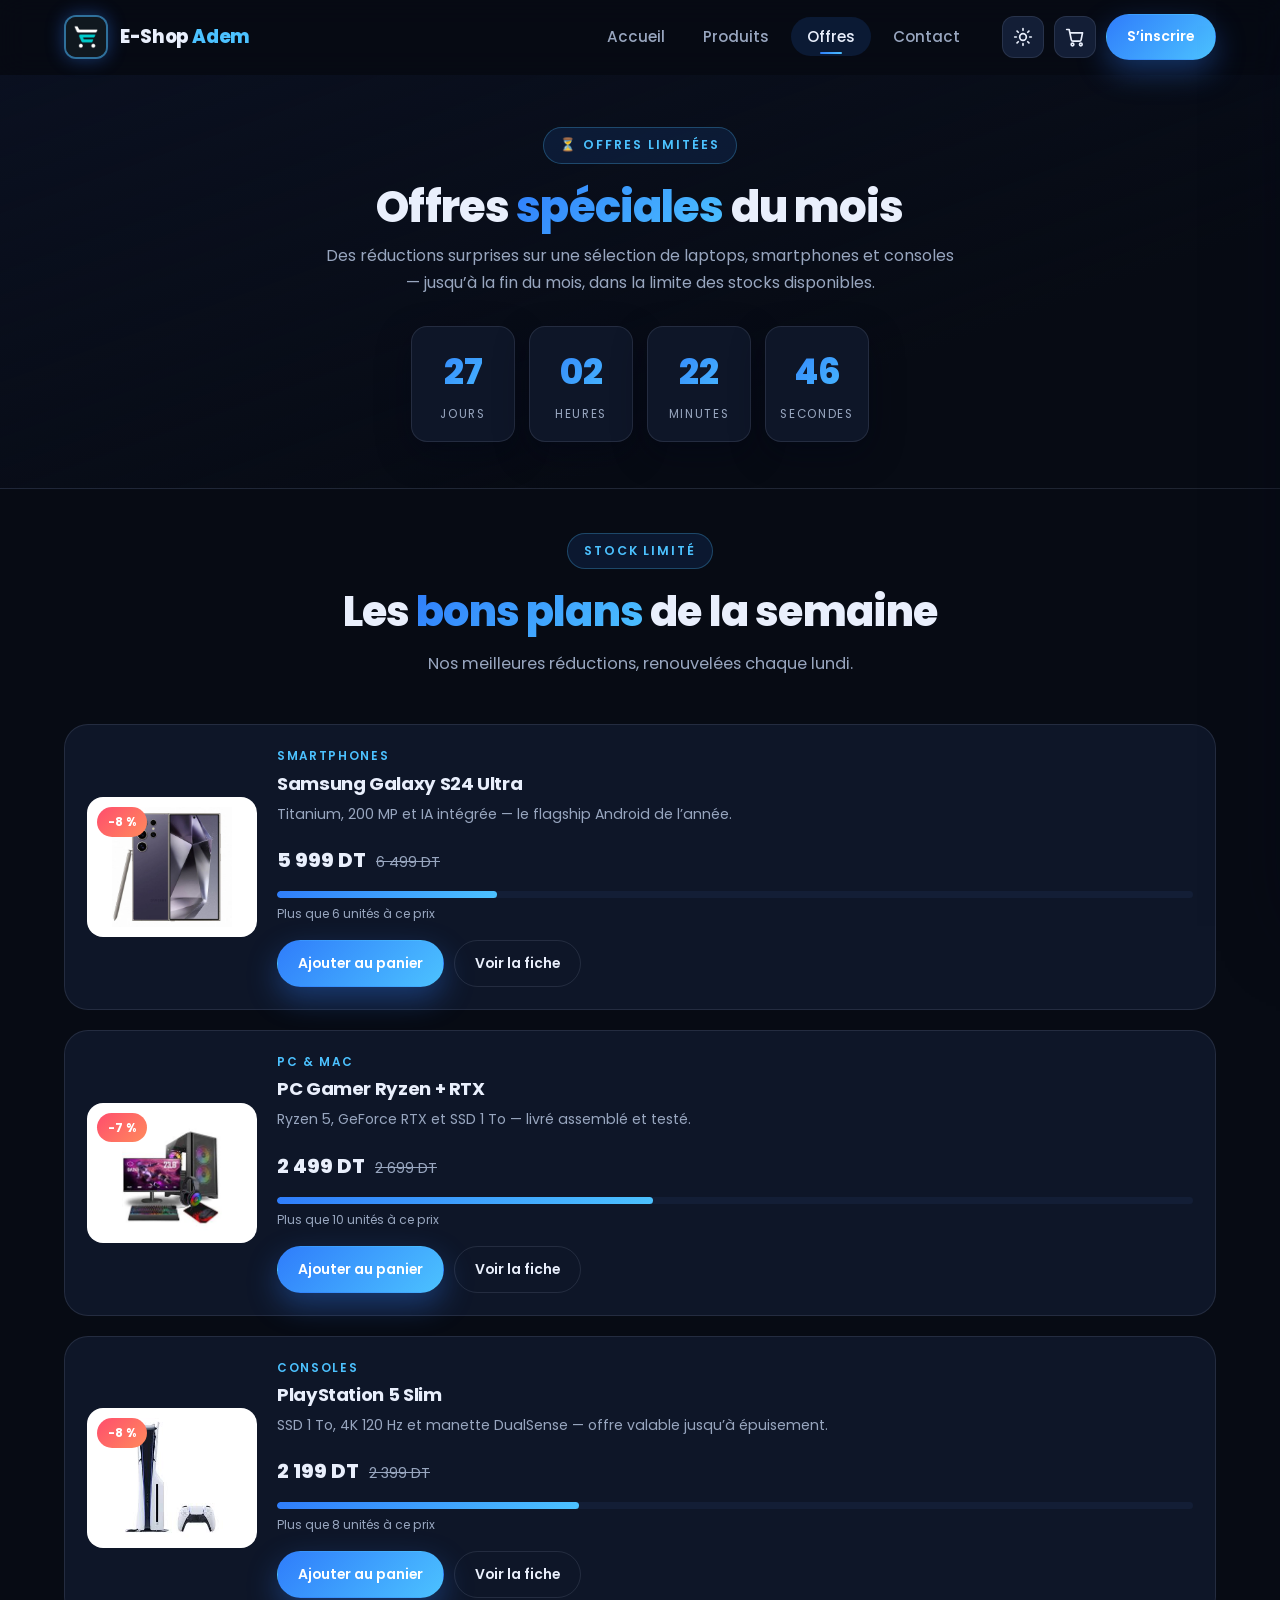
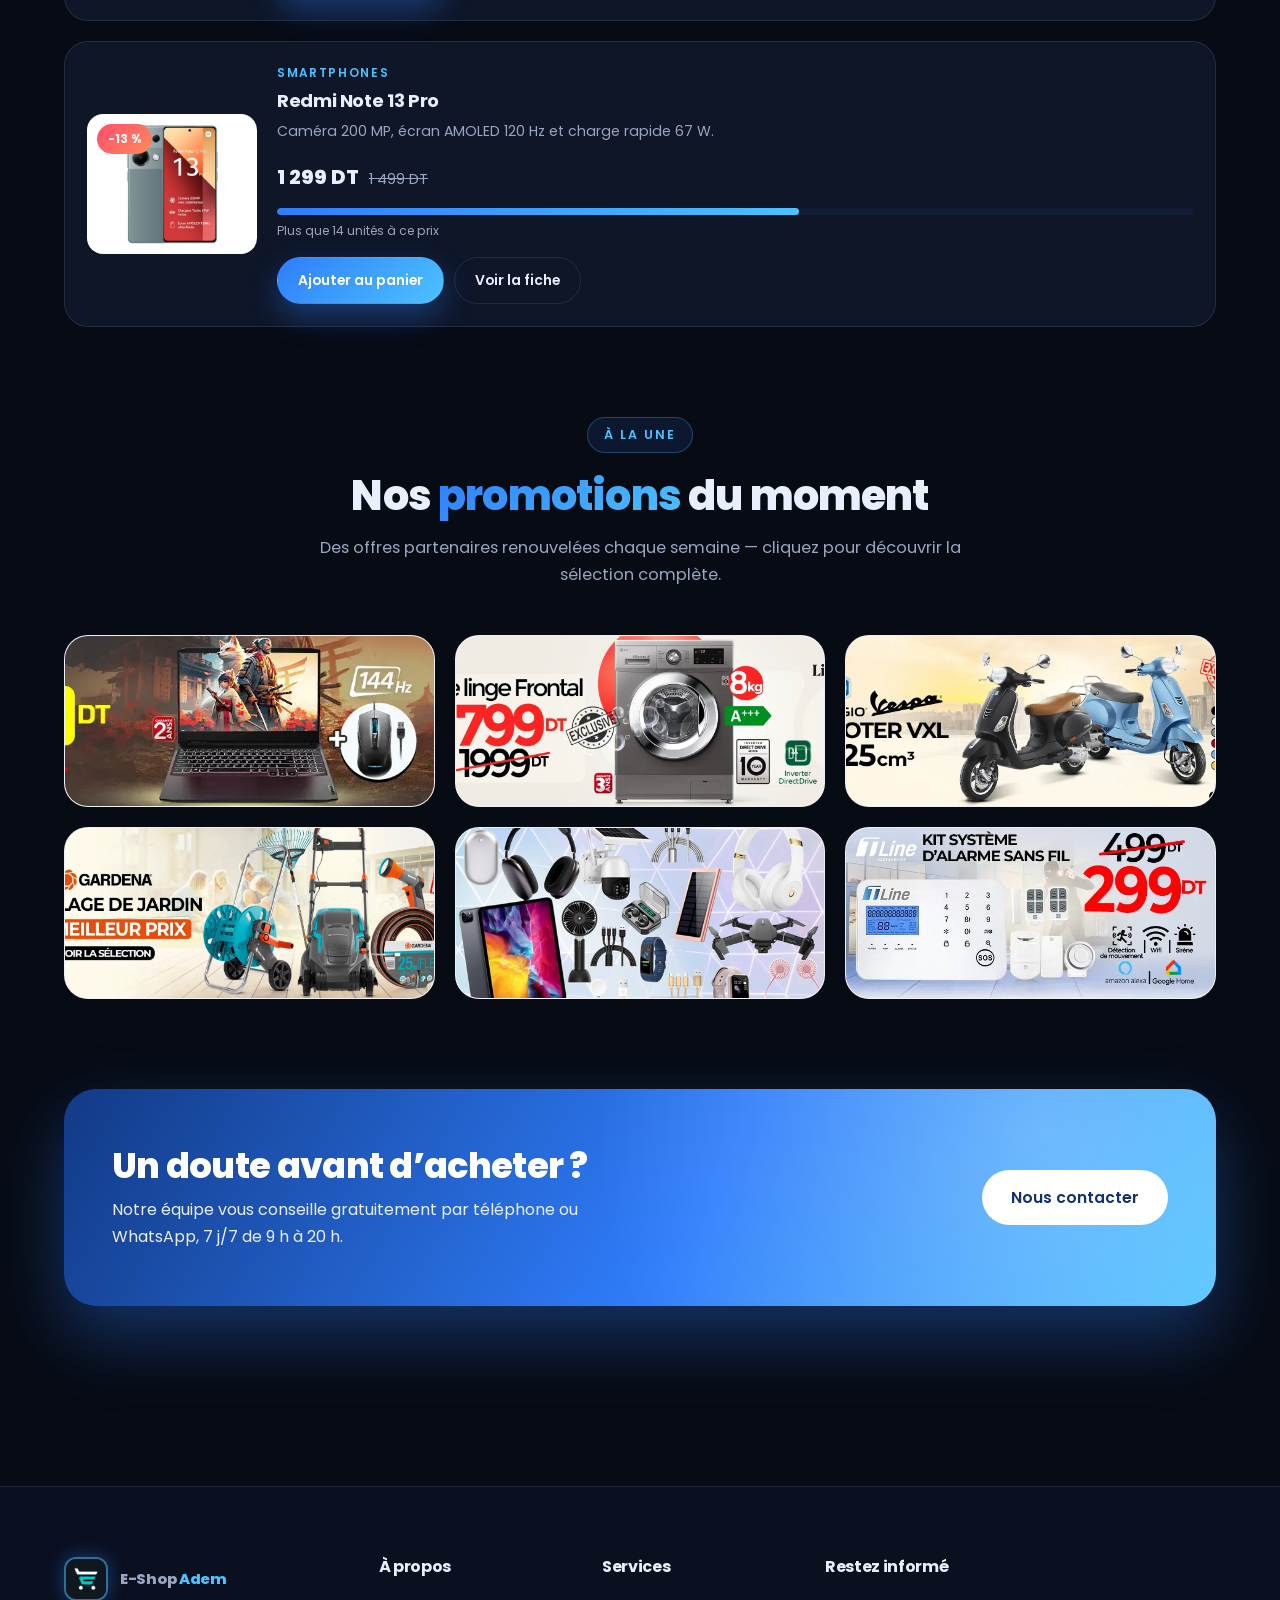
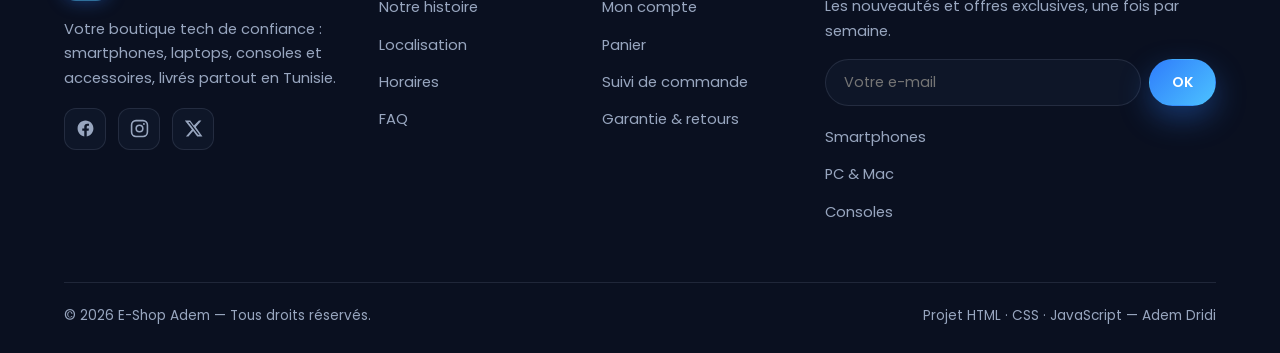
<file: offre.html>
<!DOCTYPE html>
<html lang="fr" data-theme="dark">
<head>
  <meta charset="UTF-8">
  <meta name="viewport" content="width=device-width, initial-scale=1.0">
  <title>Offres spéciales — E-Shop Adem</title>
  <meta name="description" content="Les offres spéciales du mois chez E-Shop Adem : réductions, stock limité et compte à rebours.">
  <link rel="icon" href="images/logo.png" type="image/png">
  <link rel="stylesheet" href="css/styles.css">
  <script>try{var t=localStorage.getItem("eshop_theme");if(t)document.documentElement.dataset.theme=JSON.parse(t);}catch(e){}</script>
</head>
<body>

  <!-- ================= NAV ================= -->
  <nav class="navbar">
    <div class="container nav-inner">
      <a href="index.html" class="brand">
        <span class="brand-logo"><img src="images/logo.png" alt="Logo E-Shop Adem"></span>
        <span class="brand-name">E-Shop <span class="accent">Adem</span></span>
      </a>

      <ul class="nav-links">
        <li><a href="index.html">Accueil</a></li>
        <li><a href="produits.html">Produits</a></li>
        <li><a class="active" href="offre.html">Offres</a></li>
        <li><a href="#contact">Contact</a></li>
      </ul>

      <div class="nav-actions">
        <button class="icon-btn" id="themeToggle" aria-label="Changer de thème"></button>
        <button class="icon-btn" id="cartOpen" aria-label="Ouvrir le panier">
          <svg viewBox="0 0 24 24" fill="none" stroke="currentColor" stroke-width="2" stroke-linecap="round" stroke-linejoin="round"><circle cx="9" cy="21" r="1.6"/><circle cx="19" cy="21" r="1.6"/><path d="M2 3h3l2.6 12.4a2 2 0 0 0 2 1.6h7.7a2 2 0 0 0 2-1.6L21 7H6"/></svg>
          <span class="cart-badge" id="cartBadge">0</span>
        </button>
        <a href="inscription.html" class="btn btn-primary btn-sm">S’inscrire</a>
        <button class="icon-btn burger" id="burger" data-icon='<svg viewBox="0 0 24 24" fill="none" stroke="currentColor" stroke-width="2" stroke-linecap="round"><path d="M3 6h18M3 12h18M3 18h18"/></svg>' aria-label="Menu" aria-expanded="false">
          <svg viewBox="0 0 24 24" fill="none" stroke="currentColor" stroke-width="2" stroke-linecap="round"><path d="M3 6h18M3 12h18M3 18h18"/></svg>
        </button>
      </div>
    </div>
  </nav>

  <!-- ================= EN-TÊTE + COMPTE À REBOURS ================= -->
  <header class="page-head">
    <div class="container" style="text-align:center">
      <span class="eyebrow">⏳ Offres limitées</span>
      <h1>Offres <span class="grad-text">spéciales</span> du mois</h1>
      <p style="margin-inline:auto">Des réductions surprises sur une sélection de laptops, smartphones et consoles — jusqu’à la fin du mois, dans la limite des stocks disponibles.</p>

      <div class="countdown reveal" id="countdown">
        <div class="cd-box"><div class="v" id="cdDays">00</div><div class="l">Jours</div></div>
        <div class="cd-box"><div class="v" id="cdHours">00</div><div class="l">Heures</div></div>
        <div class="cd-box"><div class="v" id="cdMin">00</div><div class="l">Minutes</div></div>
        <div class="cd-box"><div class="v" id="cdSec">00</div><div class="l">Secondes</div></div>
      </div>
    </div>
  </header>

  <!-- ================= BONS PLANS ================= -->
  <section class="section" style="padding-top:44px">
    <div class="container">
      <div class="section-head reveal">
        <span class="eyebrow">Stock limité</span>
        <h2 class="section-title">Les <span class="grad-text">bons plans</span> de la semaine</h2>
        <p class="section-sub">Nos meilleures réductions, renouvelées chaque lundi.</p>
      </div>

      <!-- Deal 1 -->
      <div class="deal-card reveal" style="margin-bottom:20px">
        <div class="deal-media">
          <span class="deal-off">-8 %</span>
          <img src="images/samsung.jpg" alt="Samsung Galaxy S24 Ultra">
        </div>
        <div class="deal-body">
          <span class="pc-cat">Smartphones</span>
          <h3>Samsung Galaxy S24 Ultra</h3>
          <p>Titanium, 200 MP et IA intégrée — le flagship Android de l’année.</p>
          <div class="pc-price"><span class="now">5 999 DT</span><span class="old">6 499 DT</span></div>
          <div class="stock"><i style="width:24%"></i></div>
          <div class="stock-lbl">Plus que 6 unités à ce prix</div>
          <div class="deal-actions">
            <button class="btn btn-primary" data-add-cart="samsung" data-name="Samsung Galaxy S24 Ultra" data-price="5999" data-img="images/samsung.jpg">Ajouter au panier</button>
            <a class="btn btn-ghost" href="produit.html?p=samsung">Voir la fiche</a>
          </div>
        </div>
      </div>

      <!-- Deal 2 -->
      <div class="deal-card reveal" style="margin-bottom:20px">
        <div class="deal-media">
          <span class="deal-off">-7 %</span>
          <img src="images/pc_gamer.jpeg" alt="PC Gamer Ryzen + RTX">
        </div>
        <div class="deal-body">
          <span class="pc-cat">PC &amp; Mac</span>
          <h3>PC Gamer Ryzen + RTX</h3>
          <p>Ryzen 5, GeForce RTX et SSD 1 To — livré assemblé et testé.</p>
          <div class="pc-price"><span class="now">2 499 DT</span><span class="old">2 699 DT</span></div>
          <div class="stock"><i style="width:41%"></i></div>
          <div class="stock-lbl">Plus que 10 unités à ce prix</div>
          <div class="deal-actions">
            <button class="btn btn-primary" data-add-cart="pcgamer" data-name="PC Gamer Ryzen + RTX" data-price="2499" data-img="images/pc_gamer.jpeg">Ajouter au panier</button>
            <a class="btn btn-ghost" href="produit.html?p=pcgamer">Voir la fiche</a>
          </div>
        </div>
      </div>

      <!-- Deal 3 -->
      <div class="deal-card reveal" style="margin-bottom:20px">
        <div class="deal-media">
          <span class="deal-off">-8 %</span>
          <img src="images/play.jpeg" alt="PlayStation 5 Slim">
        </div>
        <div class="deal-body">
          <span class="pc-cat">Consoles</span>
          <h3>PlayStation 5 Slim</h3>
          <p>SSD 1 To, 4K 120 Hz et manette DualSense — offre valable jusqu’à épuisement.</p>
          <div class="pc-price"><span class="now">2 199 DT</span><span class="old">2 399 DT</span></div>
          <div class="stock"><i style="width:33%"></i></div>
          <div class="stock-lbl">Plus que 8 unités à ce prix</div>
          <div class="deal-actions">
            <button class="btn btn-primary" data-add-cart="ps5" data-name="PlayStation 5 Slim" data-price="2199" data-img="images/play.jpeg">Ajouter au panier</button>
            <a class="btn btn-ghost" href="produit.html?p=ps5">Voir la fiche</a>
          </div>
        </div>
      </div>

      <!-- Deal 4 -->
      <div class="deal-card reveal">
        <div class="deal-media">
          <span class="deal-off">-13 %</span>
          <img src="images/redmi.jpg" alt="Redmi Note 13 Pro">
        </div>
        <div class="deal-body">
          <span class="pc-cat">Smartphones</span>
          <h3>Redmi Note 13 Pro</h3>
          <p>Caméra 200 MP, écran AMOLED 120 Hz et charge rapide 67 W.</p>
          <div class="pc-price"><span class="now">1 299 DT</span><span class="old">1 499 DT</span></div>
          <div class="stock"><i style="width:57%"></i></div>
          <div class="stock-lbl">Plus que 14 unités à ce prix</div>
          <div class="deal-actions">
            <button class="btn btn-primary" data-add-cart="redmi" data-name="Redmi Note 13 Pro" data-price="1299" data-img="images/redmi.jpg">Ajouter au panier</button>
            <a class="btn btn-ghost" href="produit.html?p=redmi">Voir la fiche</a>
          </div>
        </div>
      </div>
    </div>
  </section>

  <!-- ================= VITRINE PROMOS ================= -->
  <section class="section" style="padding-top:0">
    <div class="container">
      <div class="section-head reveal">
        <span class="eyebrow">À la une</span>
        <h2 class="section-title">Nos <span class="grad-text">promotions</span> du moment</h2>
        <p class="section-sub">Des offres partenaires renouvelées chaque semaine — cliquez pour découvrir la sélection complète.</p>
      </div>

      <div class="strip">
        <a class="strip-card reveal" href="produits.html">
          <img src="images/ban.webp" alt="Promotion du moment">
          <span class="ov"><span>Offre spéciale</span><span>Voir les détails →</span></span>
        </a>
        <a class="strip-card reveal" data-delay="1" href="produits.html">
          <img src="images/lave.webp" alt="Promotion du moment">
          <span class="ov"><span>Offre spéciale</span><span>Voir les détails →</span></span>
        </a>
        <a class="strip-card reveal" data-delay="2" href="produits.html">
          <img src="images/slid.webp" alt="Promotion du moment">
          <span class="ov"><span>Offre spéciale</span><span>Voir les détails →</span></span>
        </a>
        <a class="strip-card reveal" href="produits.html">
          <img src="images/machine.webp" alt="Promotion du moment">
          <span class="ov"><span>Offre spéciale</span><span>Voir les détails →</span></span>
        </a>
        <a class="strip-card reveal" data-delay="1" href="produits.html">
          <img src="images/prd.jpg" alt="Promotion du moment">
          <span class="ov"><span>Offre spéciale</span><span>Voir les détails →</span></span>
        </a>
        <a class="strip-card reveal" data-delay="2" href="produits.html">
          <img src="images/kit.webp" alt="Promotion du moment">
          <span class="ov"><span>Offre spéciale</span><span>Voir les détails →</span></span>
        </a>
      </div>
    </div>
  </section>

  <!-- ================= CTA ================= -->
  <section class="section" style="padding-top:0">
    <div class="container">
      <div class="cta reveal">
        <div>
          <h2>Un doute avant d’acheter ?</h2>
          <p>Notre équipe vous conseille gratuitement par téléphone ou WhatsApp, 7 j/7 de 9 h à 20 h.</p>
        </div>
        <a href="#contact" class="btn">Nous contacter</a>
      </div>
    </div>
  </section>

  <!-- ================= FOOTER ================= -->
  <footer class="footer" id="contact">
    <div class="container">
      <div class="footer-grid">
        <div>
          <a href="index.html" class="brand">
            <span class="brand-logo"><img src="images/logo.png" alt="Logo"></span>
            <span class="brand-name">E-Shop <span class="accent">Adem</span></span>
          </a>
          <p>Votre boutique tech de confiance : smartphones, laptops, consoles et accessoires, livrés partout en Tunisie.</p>
          <div class="socials" style="margin-top:18px">
            <a href="#" aria-label="Facebook"><svg viewBox="0 0 24 24" fill="currentColor"><path d="M22 12.06C22 6.5 17.52 2 12 2S2 6.5 2 12.06c0 5.02 3.66 9.18 8.44 9.94v-7.03H7.9v-2.91h2.54V9.85c0-2.52 1.49-3.91 3.77-3.91 1.09 0 2.24.2 2.24.2v2.47h-1.26c-1.24 0-1.63.78-1.63 1.57v1.89h2.78l-.44 2.91h-2.34V22c4.78-.76 8.44-4.92 8.44-9.94z"/></svg></a>
            <a href="#" aria-label="Instagram"><svg viewBox="0 0 24 24" fill="none" stroke="currentColor" stroke-width="2" stroke-linecap="round" stroke-linejoin="round"><rect x="2" y="2" width="20" height="20" rx="5.5"/><circle cx="12" cy="12" r="4.2"/><circle cx="17.6" cy="6.4" r="1.2" fill="currentColor" stroke="none"/></svg></a>
            <a href="#" aria-label="Twitter"><svg viewBox="0 0 24 24" fill="currentColor"><path d="M18.9 2H22l-7.1 8.1L23.3 22h-6.6l-5.2-6.8L5.6 22H2.4l7.6-8.7L1 2h6.8l4.7 6.2L18.9 2zm-1.1 18h1.8L7.3 3.9H5.4L17.8 20z"/></svg></a>
          </div>
        </div>
        <div>
          <h4>À propos</h4>
          <ul>
            <li><a href="#">Notre histoire</a></li>
            <li><a href="#">Localisation</a></li>
            <li><a href="#">Horaires</a></li>
            <li><a href="#">FAQ</a></li>
          </ul>
        </div>
        <div>
          <h4>Services</h4>
          <ul>
            <li><a href="compte.html">Mon compte</a></li>
            <li><a href="produits.html">Panier</a></li>
            <li><a href="#">Suivi de commande</a></li>
            <li><a href="#">Garantie &amp; retours</a></li>
          </ul>
        </div>
        <div>
          <h4>Restez informé</h4>
          <p>Les nouveautés et offres exclusives, une fois par semaine.</p>
          <form class="newsletter" id="newsletterForm">
            <input type="email" placeholder="Votre e-mail" aria-label="Votre e-mail" required>
            <button class="btn btn-primary btn-sm" type="submit">OK</button>
          </form>
          <ul style="margin-top:18px">
            <li><a href="produits.html?cat=smartphones">Smartphones</a></li>
            <li><a href="produits.html?cat=pc">PC &amp; Mac</a></li>
            <li><a href="produits.html?cat=consoles">Consoles</a></li>
          </ul>
        </div>
      </div>
      <div class="footer-bottom">
        <span>© <span data-year>2026</span> E-Shop Adem — Tous droits réservés.</span>
        <span>Projet HTML · CSS · JavaScript — Adem Dridi</span>
      </div>
    </div>
  </footer>

  <script src="js/main.js"></script>
</body>
</html>
</file>
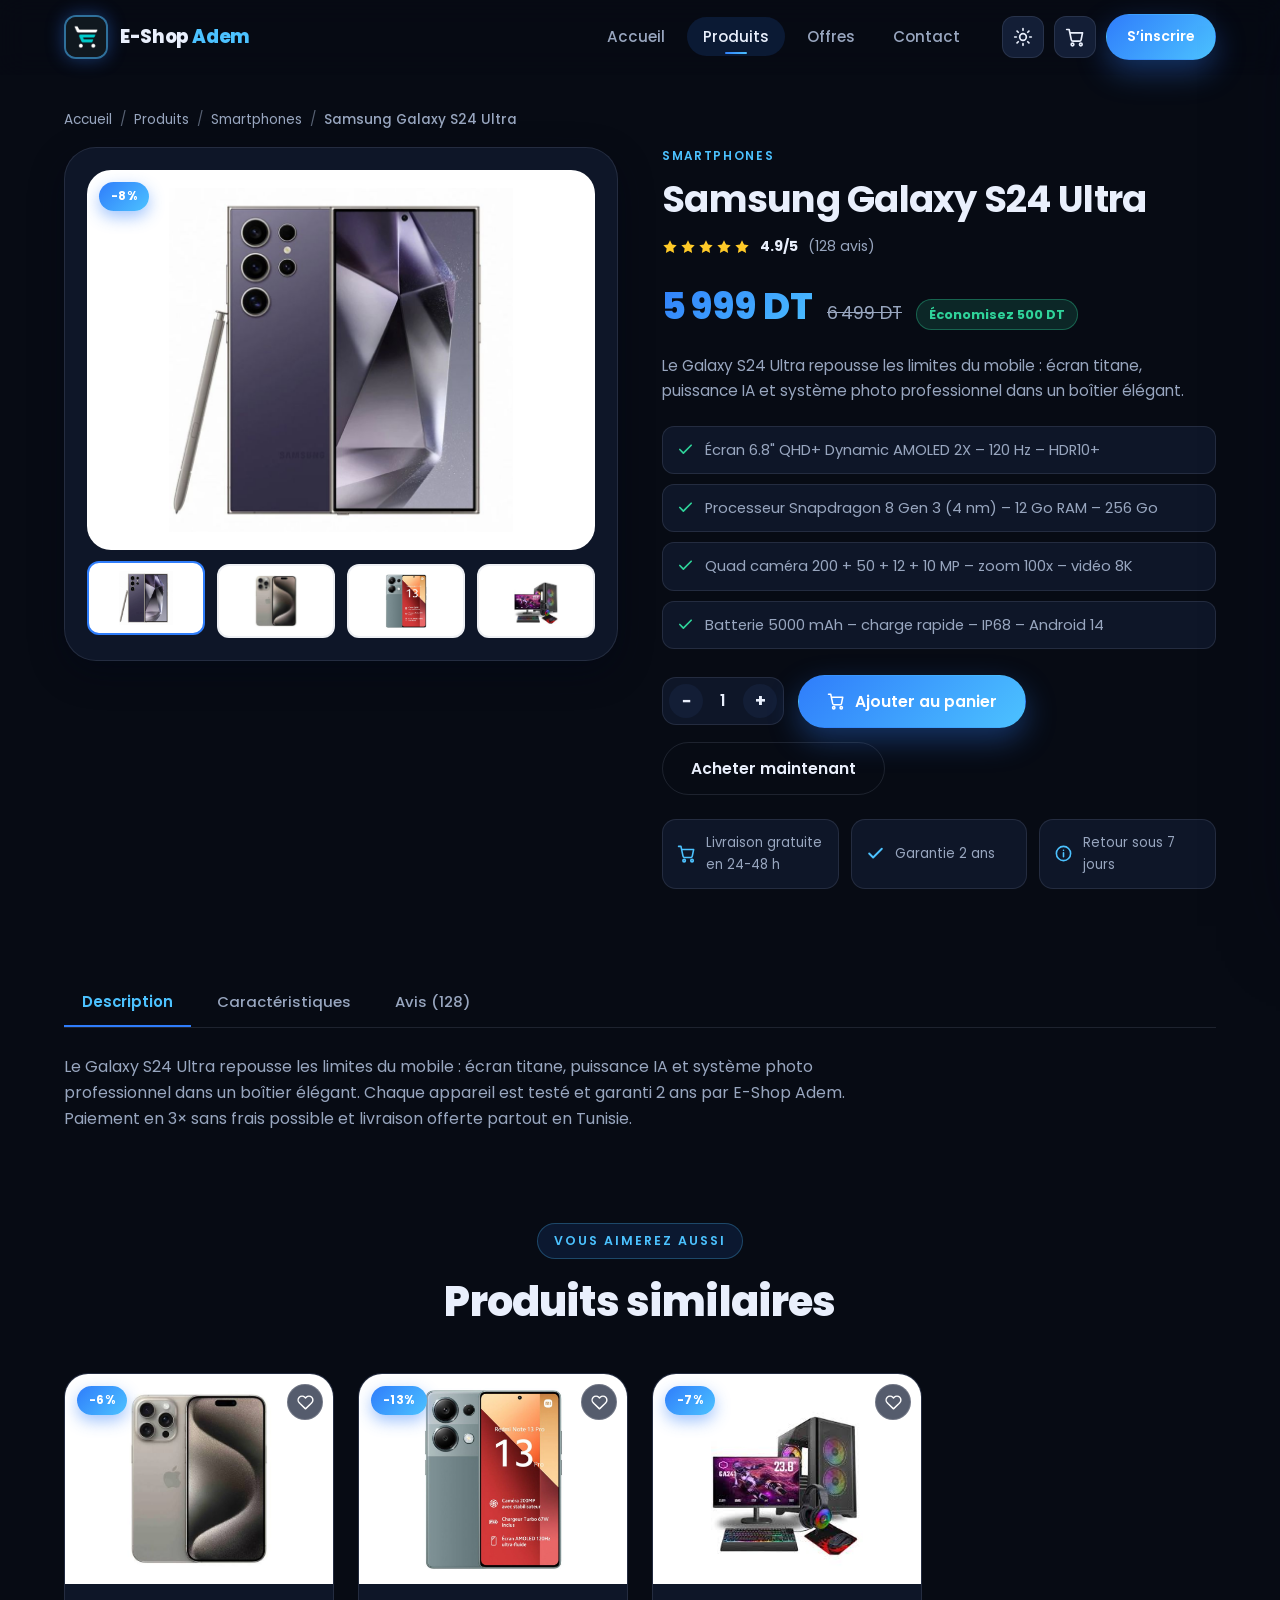
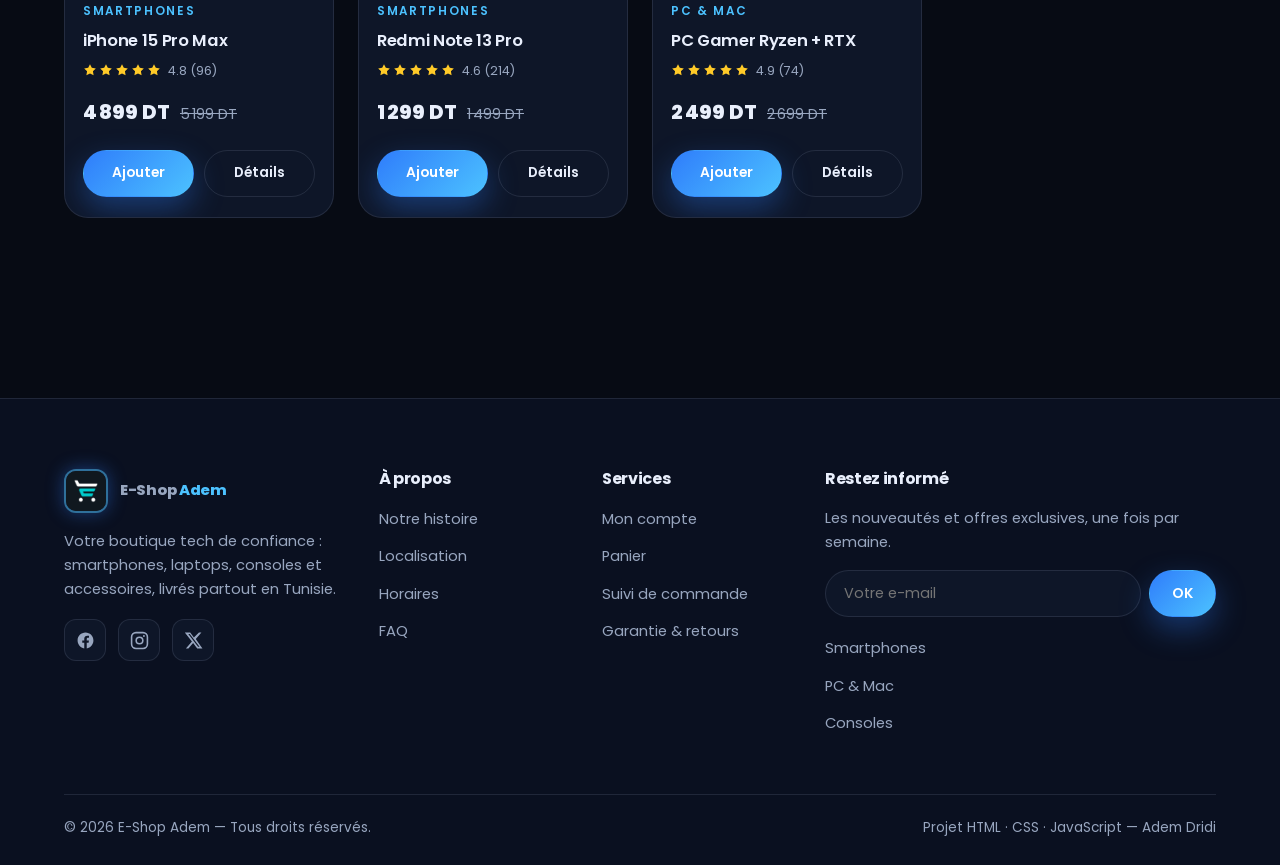
<file: produit.html>
<!DOCTYPE html>
<html lang="fr" data-theme="dark">
<head>
  <meta charset="UTF-8">
  <meta name="viewport" content="width=device-width, initial-scale=1.0">
  <title>Fiche produit — E-Shop Adem</title>
  <meta name="description" content="Fiche détaillée du produit : caractéristiques, avis clients et ajout au panier.">
  <link rel="icon" href="images/logo.png" type="image/png">
  <link rel="stylesheet" href="css/styles.css">
  <script>try{var t=localStorage.getItem("eshop_theme");if(t)document.documentElement.dataset.theme=JSON.parse(t);}catch(e){}</script>
</head>
<body>

  <!-- ================= NAV ================= -->
  <nav class="navbar">
    <div class="container nav-inner">
      <a href="index.html" class="brand">
        <span class="brand-logo"><img src="images/logo.png" alt="Logo E-Shop Adem"></span>
        <span class="brand-name">E-Shop <span class="accent">Adem</span></span>
      </a>

      <ul class="nav-links">
        <li><a href="index.html">Accueil</a></li>
        <li><a class="active" href="produits.html">Produits</a></li>
        <li><a href="offre.html">Offres</a></li>
        <li><a href="#contact">Contact</a></li>
      </ul>

      <div class="nav-actions">
        <button class="icon-btn" id="themeToggle" aria-label="Changer de thème"></button>
        <button class="icon-btn" id="cartOpen" aria-label="Ouvrir le panier">
          <svg viewBox="0 0 24 24" fill="none" stroke="currentColor" stroke-width="2" stroke-linecap="round" stroke-linejoin="round"><circle cx="9" cy="21" r="1.6"/><circle cx="19" cy="21" r="1.6"/><path d="M2 3h3l2.6 12.4a2 2 0 0 0 2 1.6h7.7a2 2 0 0 0 2-1.6L21 7H6"/></svg>
          <span class="cart-badge" id="cartBadge">0</span>
        </button>
        <a href="inscription.html" class="btn btn-primary btn-sm">S’inscrire</a>
        <button class="icon-btn burger" id="burger" data-icon='<svg viewBox="0 0 24 24" fill="none" stroke="currentColor" stroke-width="2" stroke-linecap="round"><path d="M3 6h18M3 12h18M3 18h18"/></svg>' aria-label="Menu" aria-expanded="false">
          <svg viewBox="0 0 24 24" fill="none" stroke="currentColor" stroke-width="2" stroke-linecap="round"><path d="M3 6h18M3 12h18M3 18h18"/></svg>
        </button>
      </div>
    </div>
  </nav>

  <!-- Le contenu est généré par main.js (catalogue + ?p=slug) -->
  <main id="productRoot" style="padding-top:34px">
    <div class="container center" style="padding:60px 0;color:var(--muted)">Chargement du produit…</div>
  </main>

  <!-- ================= FOOTER ================= -->
  <footer class="footer" id="contact">
    <div class="container">
      <div class="footer-grid">
        <div>
          <a href="index.html" class="brand">
            <span class="brand-logo"><img src="images/logo.png" alt="Logo"></span>
            <span class="brand-name">E-Shop <span class="accent">Adem</span></span>
          </a>
          <p>Votre boutique tech de confiance : smartphones, laptops, consoles et accessoires, livrés partout en Tunisie.</p>
          <div class="socials" style="margin-top:18px">
            <a href="#" aria-label="Facebook"><svg viewBox="0 0 24 24" fill="currentColor"><path d="M22 12.06C22 6.5 17.52 2 12 2S2 6.5 2 12.06c0 5.02 3.66 9.18 8.44 9.94v-7.03H7.9v-2.91h2.54V9.85c0-2.52 1.49-3.91 3.77-3.91 1.09 0 2.24.2 2.24.2v2.47h-1.26c-1.24 0-1.63.78-1.63 1.57v1.89h2.78l-.44 2.91h-2.34V22c4.78-.76 8.44-4.92 8.44-9.94z"/></svg></a>
            <a href="#" aria-label="Instagram"><svg viewBox="0 0 24 24" fill="none" stroke="currentColor" stroke-width="2" stroke-linecap="round" stroke-linejoin="round"><rect x="2" y="2" width="20" height="20" rx="5.5"/><circle cx="12" cy="12" r="4.2"/><circle cx="17.6" cy="6.4" r="1.2" fill="currentColor" stroke="none"/></svg></a>
            <a href="#" aria-label="Twitter"><svg viewBox="0 0 24 24" fill="currentColor"><path d="M18.9 2H22l-7.1 8.1L23.3 22h-6.6l-5.2-6.8L5.6 22H2.4l7.6-8.7L1 2h6.8l4.7 6.2L18.9 2zm-1.1 18h1.8L7.3 3.9H5.4L17.8 20z"/></svg></a>
          </div>
        </div>
        <div>
          <h4>À propos</h4>
          <ul>
            <li><a href="#">Notre histoire</a></li>
            <li><a href="#">Localisation</a></li>
            <li><a href="#">Horaires</a></li>
            <li><a href="#">FAQ</a></li>
          </ul>
        </div>
        <div>
          <h4>Services</h4>
          <ul>
            <li><a href="compte.html">Mon compte</a></li>
            <li><a href="produits.html">Panier</a></li>
            <li><a href="#">Suivi de commande</a></li>
            <li><a href="#">Garantie &amp; retours</a></li>
          </ul>
        </div>
        <div>
          <h4>Restez informé</h4>
          <p>Les nouveautés et offres exclusives, une fois par semaine.</p>
          <form class="newsletter" id="newsletterForm">
            <input type="email" placeholder="Votre e-mail" aria-label="Votre e-mail" required>
            <button class="btn btn-primary btn-sm" type="submit">OK</button>
          </form>
          <ul style="margin-top:18px">
            <li><a href="produits.html?cat=smartphones">Smartphones</a></li>
            <li><a href="produits.html?cat=pc">PC &amp; Mac</a></li>
            <li><a href="produits.html?cat=consoles">Consoles</a></li>
          </ul>
        </div>
      </div>
      <div class="footer-bottom">
        <span>© <span data-year>2026</span> E-Shop Adem — Tous droits réservés.</span>
        <span>Projet HTML · CSS · JavaScript — Adem Dridi</span>
      </div>
    </div>
  </footer>

  <script src="js/main.js"></script>
</body>
</html>
</file>
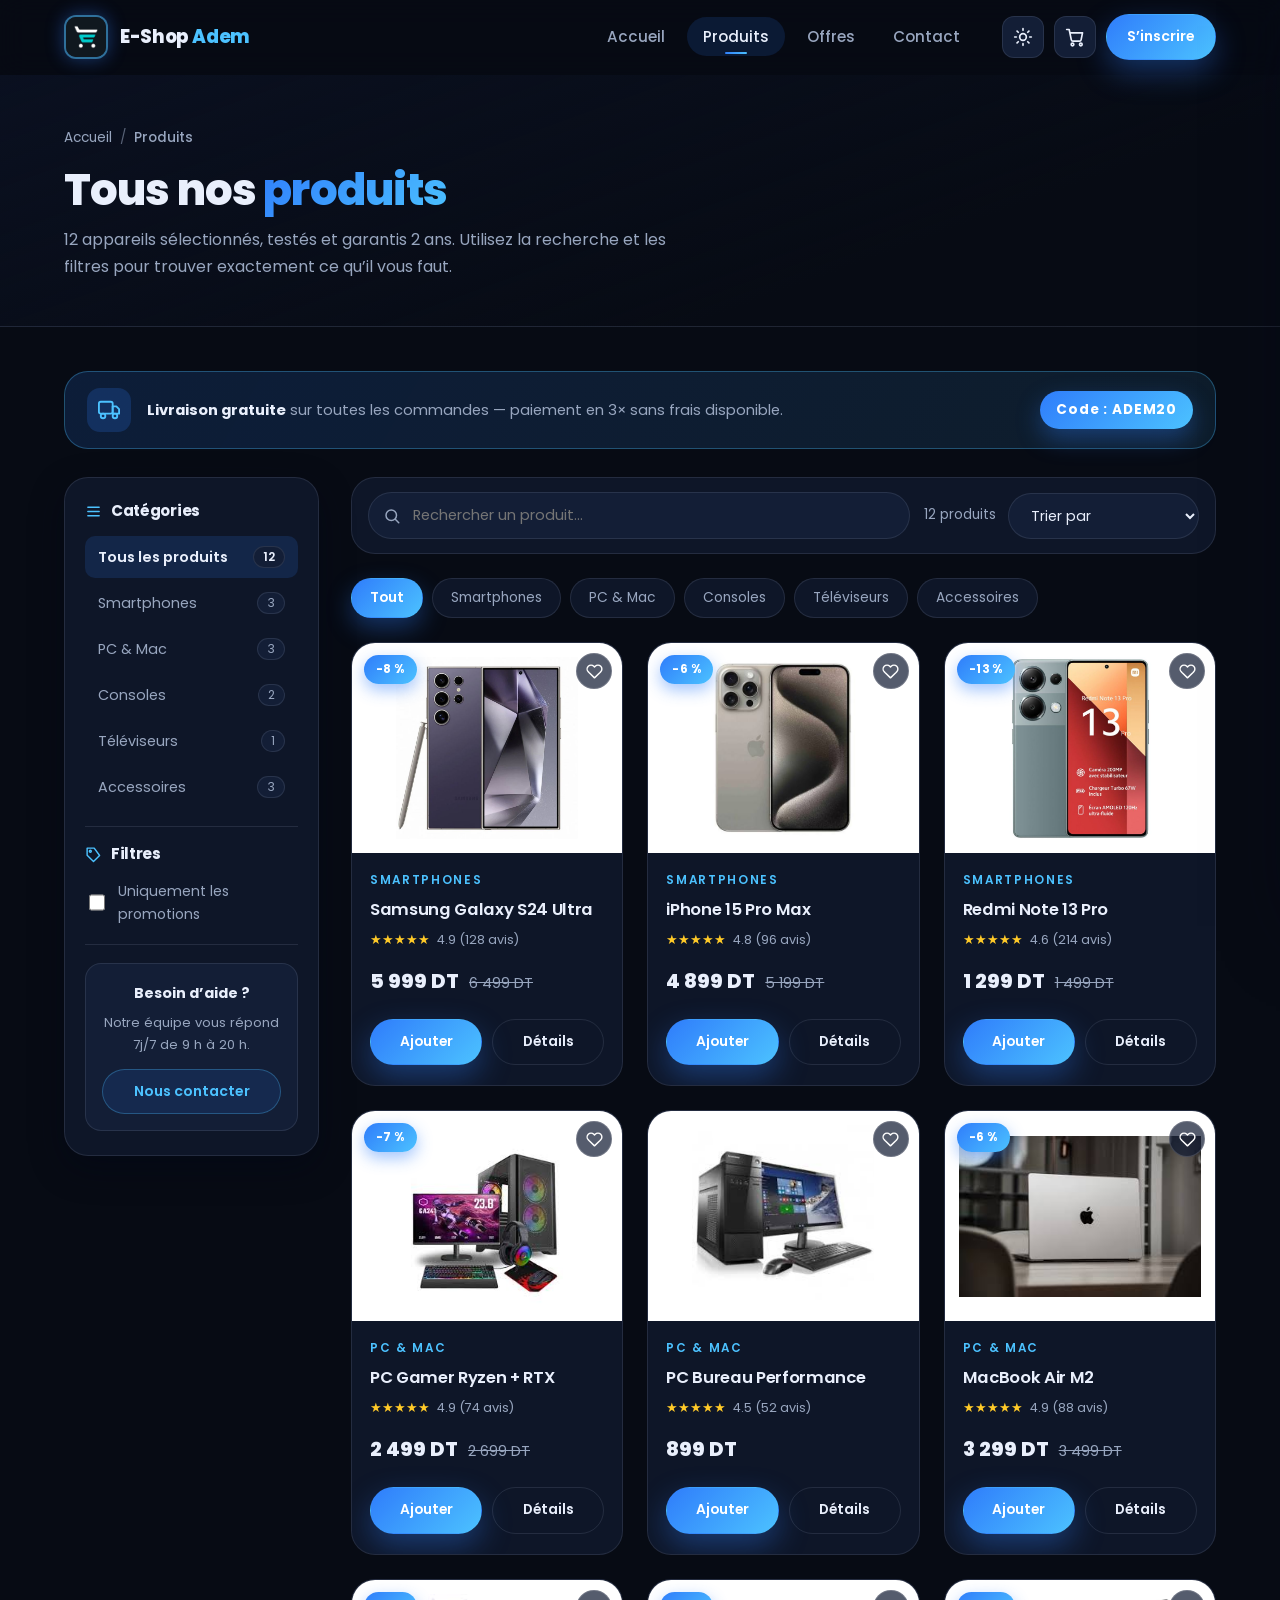
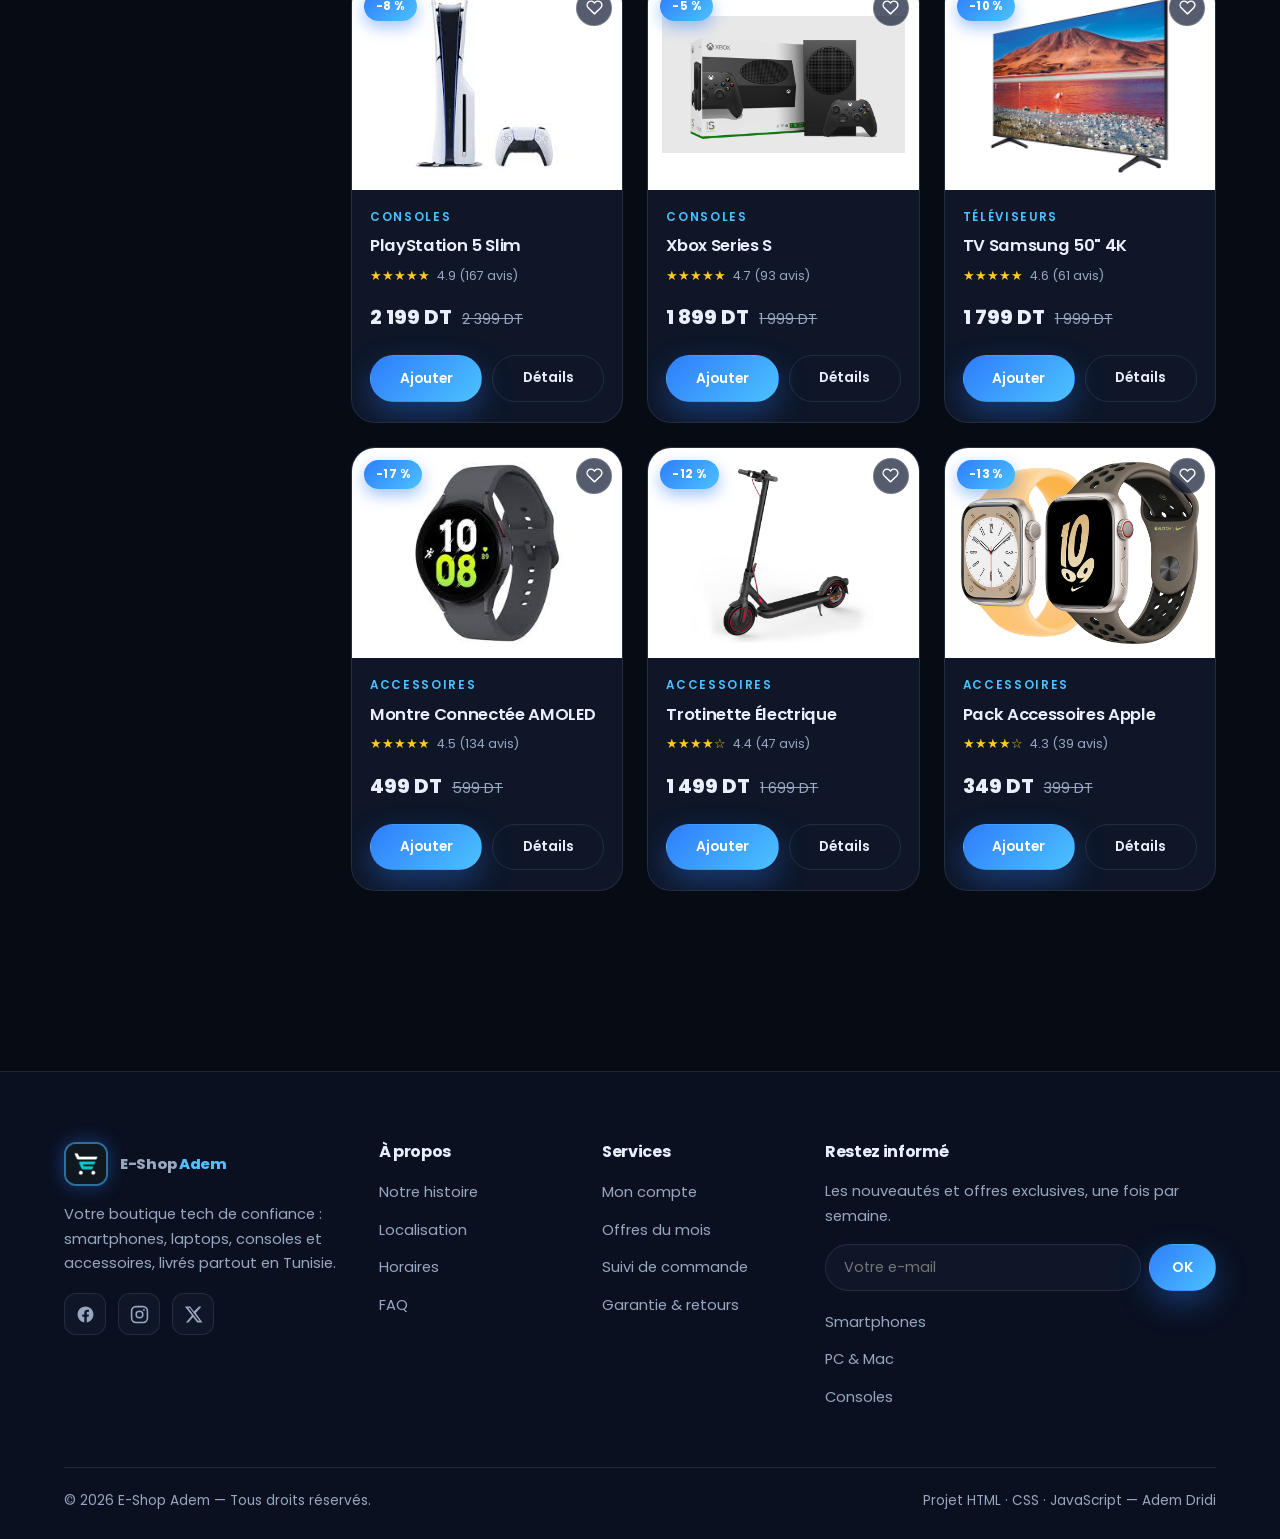
<file: produits.html>
<!DOCTYPE html>
<html lang="fr" data-theme="dark">
<head>
  <meta charset="UTF-8">
  <meta name="viewport" content="width=device-width, initial-scale=1.0">
  <title>Produits — E-Shop Adem</title>
  <meta name="description" content="Parcourez le catalogue E-Shop Adem : smartphones, PC & Mac, consoles, téléviseurs et accessoires. Filtrez, recherchez et ajoutez au panier.">
  <link rel="icon" href="images/logo.png" type="image/png">
  <link rel="stylesheet" href="css/styles.css">
  <script>try{var t=localStorage.getItem("eshop_theme");if(t)document.documentElement.dataset.theme=JSON.parse(t);}catch(e){}</script>
  <link rel="stylesheet" href="css/produits.css">
</head>
<body>

  <!-- ================= NAV ================= -->
  <nav class="navbar">
    <div class="container nav-inner">
      <a href="index.html" class="brand">
        <span class="brand-logo"><img src="images/logo.png" alt="Logo E-Shop Adem"></span>
        <span class="brand-name">E-Shop <span class="accent">Adem</span></span>
      </a>

      <ul class="nav-links">
        <li><a href="index.html">Accueil</a></li>
        <li><a class="active" href="produits.html">Produits</a></li>
        <li><a href="offre.html">Offres</a></li>
        <li><a href="#contact">Contact</a></li>
      </ul>

      <div class="nav-actions">
        <button class="icon-btn" id="themeToggle" aria-label="Changer de thème"></button>
        <button class="icon-btn" id="cartOpen" aria-label="Ouvrir le panier">
          <svg viewBox="0 0 24 24" fill="none" stroke="currentColor" stroke-width="2" stroke-linecap="round" stroke-linejoin="round"><circle cx="9" cy="21" r="1.6"/><circle cx="19" cy="21" r="1.6"/><path d="M2 3h3l2.6 12.4a2 2 0 0 0 2 1.6h7.7a2 2 0 0 0 2-1.6L21 7H6"/></svg>
          <span class="cart-badge" id="cartBadge">0</span>
        </button>
        <a href="inscription.html" class="btn btn-primary btn-sm">S’inscrire</a>
        <button class="icon-btn burger" id="burger" data-icon='<svg viewBox="0 0 24 24" fill="none" stroke="currentColor" stroke-width="2" stroke-linecap="round"><path d="M3 6h18M3 12h18M3 18h18"/></svg>' aria-label="Menu" aria-expanded="false">
          <svg viewBox="0 0 24 24" fill="none" stroke="currentColor" stroke-width="2" stroke-linecap="round"><path d="M3 6h18M3 12h18M3 18h18"/></svg>
        </button>
      </div>
    </div>
  </nav>

  <!-- ================= EN-TÊTE ================= -->
  <header class="page-head">
    <div class="container">
      <nav class="breadcrumb" aria-label="Fil d’ariane">
        <a href="index.html">Accueil</a><span>/</span><strong style="font-weight:500">Produits</strong>
      </nav>
      <h1>Tous nos <span class="grad-text">produits</span></h1>
      <p>12 appareils sélectionnés, testés et garantis 2 ans. Utilisez la recherche et les filtres pour trouver exactement ce qu’il vous faut.</p>
    </div>
  </header>

  <!-- ================= BOUTIQUE ================= -->
  <section class="section" style="padding-top:44px">
    <div class="container">

      <div class="shop-banner reveal">
        <span class="sb-ic">
          <svg viewBox="0 0 24 24" fill="none" stroke="currentColor" stroke-width="2" stroke-linecap="round" stroke-linejoin="round"><rect x="1" y="3" width="15" height="13" rx="2"/><path d="M16 8h4l3 3v5h-7z"/><circle cx="5.5" cy="18.5" r="2.5"/><circle cx="18.5" cy="18.5" r="2.5"/></svg>
        </span>
        <p><b>Livraison gratuite</b> sur toutes les commandes — paiement en 3× sans frais disponible.</p>
        <span class="sb-code">Code : ADEM20</span>
      </div>

      <div class="shop-layout">

        <!-- Sidebar -->
        <aside class="sidebar reveal">
          <h3>
            <svg viewBox="0 0 24 24" fill="none" stroke="currentColor" stroke-width="2" stroke-linecap="round" stroke-linejoin="round"><path d="M4 6h16M4 12h16M4 18h16"/></svg>
            Catégories
          </h3>
          <ul class="side-list">
            <li><button class="on" data-filter="all">Tous les produits <span class="n">12</span></button></li>
            <li><button data-filter="smartphones">Smartphones <span class="n">3</span></button></li>
            <li><button data-filter="pc">PC &amp; Mac <span class="n">3</span></button></li>
            <li><button data-filter="consoles">Consoles <span class="n">2</span></button></li>
            <li><button data-filter="tv">Téléviseurs <span class="n">1</span></button></li>
            <li><button data-filter="accessoires">Accessoires <span class="n">3</span></button></li>
          </ul>

          <div class="side-sep"></div>

          <h3>
            <svg viewBox="0 0 24 24" fill="none" stroke="currentColor" stroke-width="2" stroke-linecap="round" stroke-linejoin="round"><path d="M20.6 13.4 12 22l-9-9V3h10z"/><circle cx="7.5" cy="7.5" r="1.4"/></svg>
            Filtres
          </h3>
          <label class="side-promo">
            <input type="checkbox" id="promoOnly">
            Uniquement les promotions
          </label>

          <div class="side-sep"></div>

          <div class="side-help">
            <b>Besoin d’aide ?</b>
            <p>Notre équipe vous répond 7j/7 de 9 h à 20 h.</p>
            <a href="#contact" class="btn btn-soft btn-sm btn-block">Nous contacter</a>
          </div>
        </aside>

        <!-- Grille -->
        <div>
          <div class="toolbar">
            <div class="search-box">
              <svg viewBox="0 0 24 24" fill="none" stroke="currentColor" stroke-width="2" stroke-linecap="round"><circle cx="11" cy="11" r="7"/><path d="m21 21-4.3-4.3"/></svg>
              <input type="search" id="searchInput" placeholder="Rechercher un produit…" aria-label="Rechercher un produit">
            </div>
            <div class="toolbar-right">
              <span class="result-count" id="resultCount">12 produits</span>
              <select id="sortSelect" aria-label="Trier">
                <option value="default">Trier par</option>
                <option value="asc">Prix croissant</option>
                <option value="desc">Prix décroissant</option>
                <option value="name">Nom A → Z</option>
              </select>
            </div>
          </div>

          <div class="chips">
            <button class="chip on" data-filter="all">Tout</button>
            <button class="chip" data-filter="smartphones">Smartphones</button>
            <button class="chip" data-filter="pc">PC &amp; Mac</button>
            <button class="chip" data-filter="consoles">Consoles</button>
            <button class="chip" data-filter="tv">Téléviseurs</button>
            <button class="chip" data-filter="accessoires">Accessoires</button>
          </div>

          <div class="products-grid" id="productsGrid">

            <article class="product-card reveal" data-name="Samsung Galaxy S24 Ultra" data-cat="smartphones" data-price="5999" data-promo="1">
              <div class="pc-media">
                <span class="pc-badge">-8 %</span>
                <button class="pc-wish" type="button" aria-label="Favoris"><svg viewBox="0 0 24 24" fill="none" stroke="currentColor" stroke-width="2" stroke-linecap="round" stroke-linejoin="round"><path d="M20.8 4.6a5.5 5.5 0 0 0-7.8 0L12 5.7l-1-1.1a5.5 5.5 0 0 0-7.8 7.8l1 1.1L12 21l7.8-7.5 1-1.1a5.5 5.5 0 0 0 0-7.8z"/></svg></button>
                <a class="pc-link" href="produit.html?p=samsung" aria-label="Voir le produit"></a>
                <img src="images/samsung.jpg" alt="Samsung Galaxy S24 Ultra">
              </div>
              <div class="pc-body">
                <span class="pc-cat">Smartphones</span>
                <h3 class="pc-title">Samsung Galaxy S24 Ultra</h3>
                <div class="pc-rating"><span class="stars">★★★★★</span> 4.9 (128 avis)</div>
                <div class="pc-price"><span class="now">5 999 DT</span><span class="old">6 499 DT</span></div>
                <div class="pc-actions">
                  <button class="btn btn-primary" data-add-cart="samsung" data-name="Samsung Galaxy S24 Ultra" data-price="5999" data-img="images/samsung.jpg">Ajouter</button>
                  <a class="btn btn-ghost" href="produit.html?p=samsung">Détails</a>
                </div>
              </div>
            </article>

            <article class="product-card reveal" data-delay="1" data-name="iPhone 15 Pro Max" data-cat="smartphones" data-price="4899" data-promo="1">
              <div class="pc-media">
                <span class="pc-badge">-6 %</span>
                <button class="pc-wish" type="button" aria-label="Favoris"><svg viewBox="0 0 24 24" fill="none" stroke="currentColor" stroke-width="2" stroke-linecap="round" stroke-linejoin="round"><path d="M20.8 4.6a5.5 5.5 0 0 0-7.8 0L12 5.7l-1-1.1a5.5 5.5 0 0 0-7.8 7.8l1 1.1L12 21l7.8-7.5 1-1.1a5.5 5.5 0 0 0 0-7.8z"/></svg></button>
                <a class="pc-link" href="produit.html?p=iphone15" aria-label="Voir le produit"></a>
                <img src="images/iphone15.jpeg" alt="iPhone 15 Pro Max">
              </div>
              <div class="pc-body">
                <span class="pc-cat">Smartphones</span>
                <h3 class="pc-title">iPhone 15 Pro Max</h3>
                <div class="pc-rating"><span class="stars">★★★★★</span> 4.8 (96 avis)</div>
                <div class="pc-price"><span class="now">4 899 DT</span><span class="old">5 199 DT</span></div>
                <div class="pc-actions">
                  <button class="btn btn-primary" data-add-cart="iphone15" data-name="iPhone 15 Pro Max" data-price="4899" data-img="images/iphone15.jpeg">Ajouter</button>
                  <a class="btn btn-ghost" href="produit.html?p=iphone15">Détails</a>
                </div>
              </div>
            </article>

            <article class="product-card reveal" data-delay="2" data-name="Redmi Note 13 Pro" data-cat="smartphones" data-price="1299" data-promo="1">
              <div class="pc-media">
                <span class="pc-badge">-13 %</span>
                <button class="pc-wish" type="button" aria-label="Favoris"><svg viewBox="0 0 24 24" fill="none" stroke="currentColor" stroke-width="2" stroke-linecap="round" stroke-linejoin="round"><path d="M20.8 4.6a5.5 5.5 0 0 0-7.8 0L12 5.7l-1-1.1a5.5 5.5 0 0 0-7.8 7.8l1 1.1L12 21l7.8-7.5 1-1.1a5.5 5.5 0 0 0 0-7.8z"/></svg></button>
                <a class="pc-link" href="produit.html?p=redmi" aria-label="Voir le produit"></a>
                <img src="images/redmi.jpg" alt="Redmi Note 13 Pro">
              </div>
              <div class="pc-body">
                <span class="pc-cat">Smartphones</span>
                <h3 class="pc-title">Redmi Note 13 Pro</h3>
                <div class="pc-rating"><span class="stars">★★★★★</span> 4.6 (214 avis)</div>
                <div class="pc-price"><span class="now">1 299 DT</span><span class="old">1 499 DT</span></div>
                <div class="pc-actions">
                  <button class="btn btn-primary" data-add-cart="redmi" data-name="Redmi Note 13 Pro" data-price="1299" data-img="images/redmi.jpg">Ajouter</button>
                  <a class="btn btn-ghost" href="produit.html?p=redmi">Détails</a>
                </div>
              </div>
            </article>

            <article class="product-card reveal" data-delay="3" data-name="PC Gamer Ryzen + RTX" data-cat="pc" data-price="2499" data-promo="1">
              <div class="pc-media">
                <span class="pc-badge">-7 %</span>
                <button class="pc-wish" type="button" aria-label="Favoris"><svg viewBox="0 0 24 24" fill="none" stroke="currentColor" stroke-width="2" stroke-linecap="round" stroke-linejoin="round"><path d="M20.8 4.6a5.5 5.5 0 0 0-7.8 0L12 5.7l-1-1.1a5.5 5.5 0 0 0-7.8 7.8l1 1.1L12 21l7.8-7.5 1-1.1a5.5 5.5 0 0 0 0-7.8z"/></svg></button>
                <a class="pc-link" href="produit.html?p=pcgamer" aria-label="Voir le produit"></a>
                <img src="images/pc_gamer.jpeg" alt="PC Gamer Ryzen + RTX">
              </div>
              <div class="pc-body">
                <span class="pc-cat">PC &amp; Mac</span>
                <h3 class="pc-title">PC Gamer Ryzen + RTX</h3>
                <div class="pc-rating"><span class="stars">★★★★★</span> 4.9 (74 avis)</div>
                <div class="pc-price"><span class="now">2 499 DT</span><span class="old">2 699 DT</span></div>
                <div class="pc-actions">
                  <button class="btn btn-primary" data-add-cart="pcgamer" data-name="PC Gamer Ryzen + RTX" data-price="2499" data-img="images/pc_gamer.jpeg">Ajouter</button>
                  <a class="btn btn-ghost" href="produit.html?p=pcgamer">Détails</a>
                </div>
              </div>
            </article>

            <article class="product-card reveal" data-name="PC Bureau Performance" data-cat="pc" data-price="899" data-promo="0">
              <div class="pc-media">
                <button class="pc-wish" type="button" aria-label="Favoris"><svg viewBox="0 0 24 24" fill="none" stroke="currentColor" stroke-width="2" stroke-linecap="round" stroke-linejoin="round"><path d="M20.8 4.6a5.5 5.5 0 0 0-7.8 0L12 5.7l-1-1.1a5.5 5.5 0 0 0-7.8 7.8l1 1.1L12 21l7.8-7.5 1-1.1a5.5 5.5 0 0 0 0-7.8z"/></svg></button>
                <a class="pc-link" href="produit.html?p=pcbureau" aria-label="Voir le produit"></a>
                <img src="images/pc_bureau.jpeg" alt="PC Bureau Performance">
              </div>
              <div class="pc-body">
                <span class="pc-cat">PC &amp; Mac</span>
                <h3 class="pc-title">PC Bureau Performance</h3>
                <div class="pc-rating"><span class="stars">★★★★★</span> 4.5 (52 avis)</div>
                <div class="pc-price"><span class="now">899 DT</span></div>
                <div class="pc-actions">
                  <button class="btn btn-primary" data-add-cart="pcbureau" data-name="PC Bureau Performance" data-price="899" data-img="images/pc_bureau.jpeg">Ajouter</button>
                  <a class="btn btn-ghost" href="produit.html?p=pcbureau">Détails</a>
                </div>
              </div>
            </article>

            <article class="product-card reveal" data-delay="1" data-name="MacBook Air M2" data-cat="pc" data-price="3299" data-promo="1">
              <div class="pc-media">
                <span class="pc-badge">-6 %</span>
                <button class="pc-wish" type="button" aria-label="Favoris"><svg viewBox="0 0 24 24" fill="none" stroke="currentColor" stroke-width="2" stroke-linecap="round" stroke-linejoin="round"><path d="M20.8 4.6a5.5 5.5 0 0 0-7.8 0L12 5.7l-1-1.1a5.5 5.5 0 0 0-7.8 7.8l1 1.1L12 21l7.8-7.5 1-1.1a5.5 5.5 0 0 0 0-7.8z"/></svg></button>
                <a class="pc-link" href="produit.html?p=mac" aria-label="Voir le produit"></a>
                <img src="images/mac.jpeg" alt="MacBook Air M2">
              </div>
              <div class="pc-body">
                <span class="pc-cat">PC &amp; Mac</span>
                <h3 class="pc-title">MacBook Air M2</h3>
                <div class="pc-rating"><span class="stars">★★★★★</span> 4.9 (88 avis)</div>
                <div class="pc-price"><span class="now">3 299 DT</span><span class="old">3 499 DT</span></div>
                <div class="pc-actions">
                  <button class="btn btn-primary" data-add-cart="mac" data-name="MacBook Air M2" data-price="3299" data-img="images/mac.jpeg">Ajouter</button>
                  <a class="btn btn-ghost" href="produit.html?p=mac">Détails</a>
                </div>
              </div>
            </article>

            <article class="product-card reveal" data-delay="2" data-name="PlayStation 5 Slim" data-cat="consoles" data-price="2199" data-promo="1">
              <div class="pc-media">
                <span class="pc-badge">-8 %</span>
                <button class="pc-wish" type="button" aria-label="Favoris"><svg viewBox="0 0 24 24" fill="none" stroke="currentColor" stroke-width="2" stroke-linecap="round" stroke-linejoin="round"><path d="M20.8 4.6a5.5 5.5 0 0 0-7.8 0L12 5.7l-1-1.1a5.5 5.5 0 0 0-7.8 7.8l1 1.1L12 21l7.8-7.5 1-1.1a5.5 5.5 0 0 0 0-7.8z"/></svg></button>
                <a class="pc-link" href="produit.html?p=ps5" aria-label="Voir le produit"></a>
                <img src="images/play.jpeg" alt="PlayStation 5 Slim">
              </div>
              <div class="pc-body">
                <span class="pc-cat">Consoles</span>
                <h3 class="pc-title">PlayStation 5 Slim</h3>
                <div class="pc-rating"><span class="stars">★★★★★</span> 4.9 (167 avis)</div>
                <div class="pc-price"><span class="now">2 199 DT</span><span class="old">2 399 DT</span></div>
                <div class="pc-actions">
                  <button class="btn btn-primary" data-add-cart="ps5" data-name="PlayStation 5 Slim" data-price="2199" data-img="images/play.jpeg">Ajouter</button>
                  <a class="btn btn-ghost" href="produit.html?p=ps5">Détails</a>
                </div>
              </div>
            </article>

            <article class="product-card reveal" data-delay="3" data-name="Xbox Series S" data-cat="consoles" data-price="1899" data-promo="1">
              <div class="pc-media">
                <span class="pc-badge">-5 %</span>
                <button class="pc-wish" type="button" aria-label="Favoris"><svg viewBox="0 0 24 24" fill="none" stroke="currentColor" stroke-width="2" stroke-linecap="round" stroke-linejoin="round"><path d="M20.8 4.6a5.5 5.5 0 0 0-7.8 0L12 5.7l-1-1.1a5.5 5.5 0 0 0-7.8 7.8l1 1.1L12 21l7.8-7.5 1-1.1a5.5 5.5 0 0 0 0-7.8z"/></svg></button>
                <a class="pc-link" href="produit.html?p=xbox" aria-label="Voir le produit"></a>
                <img src="images/xbox.jpg" alt="Xbox Series S">
              </div>
              <div class="pc-body">
                <span class="pc-cat">Consoles</span>
                <h3 class="pc-title">Xbox Series S</h3>
                <div class="pc-rating"><span class="stars">★★★★★</span> 4.7 (93 avis)</div>
                <div class="pc-price"><span class="now">1 899 DT</span><span class="old">1 999 DT</span></div>
                <div class="pc-actions">
                  <button class="btn btn-primary" data-add-cart="xbox" data-name="Xbox Series S" data-price="1899" data-img="images/xbox.jpg">Ajouter</button>
                  <a class="btn btn-ghost" href="produit.html?p=xbox">Détails</a>
                </div>
              </div>
            </article>

            <article class="product-card reveal" data-name="TV Samsung 50 pouces 4K" data-cat="tv" data-price="1799" data-promo="1">
              <div class="pc-media">
                <span class="pc-badge">-10 %</span>
                <button class="pc-wish" type="button" aria-label="Favoris"><svg viewBox="0 0 24 24" fill="none" stroke="currentColor" stroke-width="2" stroke-linecap="round" stroke-linejoin="round"><path d="M20.8 4.6a5.5 5.5 0 0 0-7.8 0L12 5.7l-1-1.1a5.5 5.5 0 0 0-7.8 7.8l1 1.1L12 21l7.8-7.5 1-1.1a5.5 5.5 0 0 0 0-7.8z"/></svg></button>
                <a class="pc-link" href="produit.html?p=tv" aria-label="Voir le produit"></a>
                <img src="images/tv.jpg" alt="TV Samsung 50 pouces 4K">
              </div>
              <div class="pc-body">
                <span class="pc-cat">Téléviseurs</span>
                <h3 class="pc-title">TV Samsung 50" 4K</h3>
                <div class="pc-rating"><span class="stars">★★★★★</span> 4.6 (61 avis)</div>
                <div class="pc-price"><span class="now">1 799 DT</span><span class="old">1 999 DT</span></div>
                <div class="pc-actions">
                  <button class="btn btn-primary" data-add-cart="tv" data-name="TV Samsung 50&quot; 4K" data-price="1799" data-img="images/tv.jpg">Ajouter</button>
                  <a class="btn btn-ghost" href="produit.html?p=tv">Détails</a>
                </div>
              </div>
            </article>

            <article class="product-card reveal" data-delay="1" data-name="Montre Connectée AMOLED" data-cat="accessoires" data-price="499" data-promo="1">
              <div class="pc-media">
                <span class="pc-badge">-17 %</span>
                <button class="pc-wish" type="button" aria-label="Favoris"><svg viewBox="0 0 24 24" fill="none" stroke="currentColor" stroke-width="2" stroke-linecap="round" stroke-linejoin="round"><path d="M20.8 4.6a5.5 5.5 0 0 0-7.8 0L12 5.7l-1-1.1a5.5 5.5 0 0 0-7.8 7.8l1 1.1L12 21l7.8-7.5 1-1.1a5.5 5.5 0 0 0 0-7.8z"/></svg></button>
                <a class="pc-link" href="produit.html?p=montre" aria-label="Voir le produit"></a>
                <img src="images/watch.jpeg" alt="Montre Connectée">
              </div>
              <div class="pc-body">
                <span class="pc-cat">Accessoires</span>
                <h3 class="pc-title">Montre Connectée AMOLED</h3>
                <div class="pc-rating"><span class="stars">★★★★★</span> 4.5 (134 avis)</div>
                <div class="pc-price"><span class="now">499 DT</span><span class="old">599 DT</span></div>
                <div class="pc-actions">
                  <button class="btn btn-primary" data-add-cart="montre" data-name="Montre Connectée AMOLED" data-price="499" data-img="images/watch.jpeg">Ajouter</button>
                  <a class="btn btn-ghost" href="produit.html?p=montre">Détails</a>
                </div>
              </div>
            </article>

            <article class="product-card reveal" data-delay="2" data-name="Trotinette Électrique" data-cat="accessoires" data-price="1499" data-promo="1">
              <div class="pc-media">
                <span class="pc-badge">-12 %</span>
                <button class="pc-wish" type="button" aria-label="Favoris"><svg viewBox="0 0 24 24" fill="none" stroke="currentColor" stroke-width="2" stroke-linecap="round" stroke-linejoin="round"><path d="M20.8 4.6a5.5 5.5 0 0 0-7.8 0L12 5.7l-1-1.1a5.5 5.5 0 0 0-7.8 7.8l1 1.1L12 21l7.8-7.5 1-1.1a5.5 5.5 0 0 0 0-7.8z"/></svg></button>
                <a class="pc-link" href="produit.html?p=trotinette" aria-label="Voir le produit"></a>
                <img src="images/trotinette.jpg" alt="Trotinette Électrique">
              </div>
              <div class="pc-body">
                <span class="pc-cat">Accessoires</span>
                <h3 class="pc-title">Trotinette Électrique</h3>
                <div class="pc-rating"><span class="stars">★★★★☆</span> 4.4 (47 avis)</div>
                <div class="pc-price"><span class="now">1 499 DT</span><span class="old">1 699 DT</span></div>
                <div class="pc-actions">
                  <button class="btn btn-primary" data-add-cart="trotinette" data-name="Trotinette Électrique" data-price="1499" data-img="images/trotinette.jpg">Ajouter</button>
                  <a class="btn btn-ghost" href="produit.html?p=trotinette">Détails</a>
                </div>
              </div>
            </article>

            <article class="product-card reveal" data-delay="3" data-name="Pack Accessoires Apple" data-cat="accessoires" data-price="349" data-promo="1">
              <div class="pc-media">
                <span class="pc-badge">-13 %</span>
                <button class="pc-wish" type="button" aria-label="Favoris"><svg viewBox="0 0 24 24" fill="none" stroke="currentColor" stroke-width="2" stroke-linecap="round" stroke-linejoin="round"><path d="M20.8 4.6a5.5 5.5 0 0 0-7.8 0L12 5.7l-1-1.1a5.5 5.5 0 0 0-7.8 7.8l1 1.1L12 21l7.8-7.5 1-1.1a5.5 5.5 0 0 0 0-7.8z"/></svg></button>
                <a class="pc-link" href="produit.html?p=accessoires" aria-label="Voir le produit"></a>
                <img src="images/apple.png" alt="Pack Accessoires Apple">
              </div>
              <div class="pc-body">
                <span class="pc-cat">Accessoires</span>
                <h3 class="pc-title">Pack Accessoires Apple</h3>
                <div class="pc-rating"><span class="stars">★★★★☆</span> 4.3 (39 avis)</div>
                <div class="pc-price"><span class="now">349 DT</span><span class="old">399 DT</span></div>
                <div class="pc-actions">
                  <button class="btn btn-primary" data-add-cart="accessoires" data-name="Pack Accessoires Apple" data-price="349" data-img="images/apple.png">Ajouter</button>
                  <a class="btn btn-ghost" href="produit.html?p=accessoires">Détails</a>
                </div>
              </div>
            </article>

          </div>

          <div class="no-results" id="noResults">
            <div class="ic"><svg viewBox="0 0 24 24" fill="none" stroke="currentColor" stroke-width="2" stroke-linecap="round"><circle cx="11" cy="11" r="7"/><path d="m21 21-4.3-4.3"/></svg></div>
            <h3>Aucun produit trouvé</h3>
            <p>Essayez un autre mot-clé ou réinitialisez les filtres.</p>
            <button class="btn btn-soft btn-sm" style="margin-top:16px" onclick="document.querySelector('[data-filter=all]').click(); document.getElementById('searchInput').value='';">Réinitialiser</button>
          </div>
        </div>
      </div>
    </div>
  </section>

  <!-- ================= FOOTER ================= -->
  <footer class="footer" id="contact">
    <div class="container">
      <div class="footer-grid">
        <div>
          <a href="index.html" class="brand">
            <span class="brand-logo"><img src="images/logo.png" alt="Logo"></span>
            <span class="brand-name">E-Shop <span class="accent">Adem</span></span>
          </a>
          <p>Votre boutique tech de confiance : smartphones, laptops, consoles et accessoires, livrés partout en Tunisie.</p>
          <div class="socials" style="margin-top:18px">
            <a href="#" aria-label="Facebook"><svg viewBox="0 0 24 24" fill="currentColor"><path d="M22 12.06C22 6.5 17.52 2 12 2S2 6.5 2 12.06c0 5.02 3.66 9.18 8.44 9.94v-7.03H7.9v-2.91h2.54V9.85c0-2.52 1.49-3.91 3.77-3.91 1.09 0 2.24.2 2.24.2v2.47h-1.26c-1.24 0-1.63.78-1.63 1.57v1.89h2.78l-.44 2.91h-2.34V22c4.78-.76 8.44-4.92 8.44-9.94z"/></svg></a>
            <a href="#" aria-label="Instagram"><svg viewBox="0 0 24 24" fill="none" stroke="currentColor" stroke-width="2" stroke-linecap="round" stroke-linejoin="round"><rect x="2" y="2" width="20" height="20" rx="5.5"/><circle cx="12" cy="12" r="4.2"/><circle cx="17.6" cy="6.4" r="1.2" fill="currentColor" stroke="none"/></svg></a>
            <a href="#" aria-label="Twitter"><svg viewBox="0 0 24 24" fill="currentColor"><path d="M18.9 2H22l-7.1 8.1L23.3 22h-6.6l-5.2-6.8L5.6 22H2.4l7.6-8.7L1 2h6.8l4.7 6.2L18.9 2zm-1.1 18h1.8L7.3 3.9H5.4L17.8 20z"/></svg></a>
          </div>
        </div>
        <div>
          <h4>À propos</h4>
          <ul>
            <li><a href="#">Notre histoire</a></li>
            <li><a href="#">Localisation</a></li>
            <li><a href="#">Horaires</a></li>
            <li><a href="#">FAQ</a></li>
          </ul>
        </div>
        <div>
          <h4>Services</h4>
          <ul>
            <li><a href="compte.html">Mon compte</a></li>
            <li><a href="offre.html">Offres du mois</a></li>
            <li><a href="#">Suivi de commande</a></li>
            <li><a href="#">Garantie &amp; retours</a></li>
          </ul>
        </div>
        <div>
          <h4>Restez informé</h4>
          <p>Les nouveautés et offres exclusives, une fois par semaine.</p>
          <form class="newsletter" id="newsletterForm">
            <input type="email" placeholder="Votre e-mail" aria-label="Votre e-mail" required>
            <button class="btn btn-primary btn-sm" type="submit">OK</button>
          </form>
          <ul style="margin-top:18px">
            <li><a href="produits.html?cat=smartphones">Smartphones</a></li>
            <li><a href="produits.html?cat=pc">PC &amp; Mac</a></li>
            <li><a href="produits.html?cat=consoles">Consoles</a></li>
          </ul>
        </div>
      </div>
      <div class="footer-bottom">
        <span>© <span data-year>2026</span> E-Shop Adem — Tous droits réservés.</span>
        <span>Projet HTML · CSS · JavaScript — Adem Dridi</span>
      </div>
    </div>
  </footer>

  <script src="js/main.js"></script>
</body>
</html>
</file>
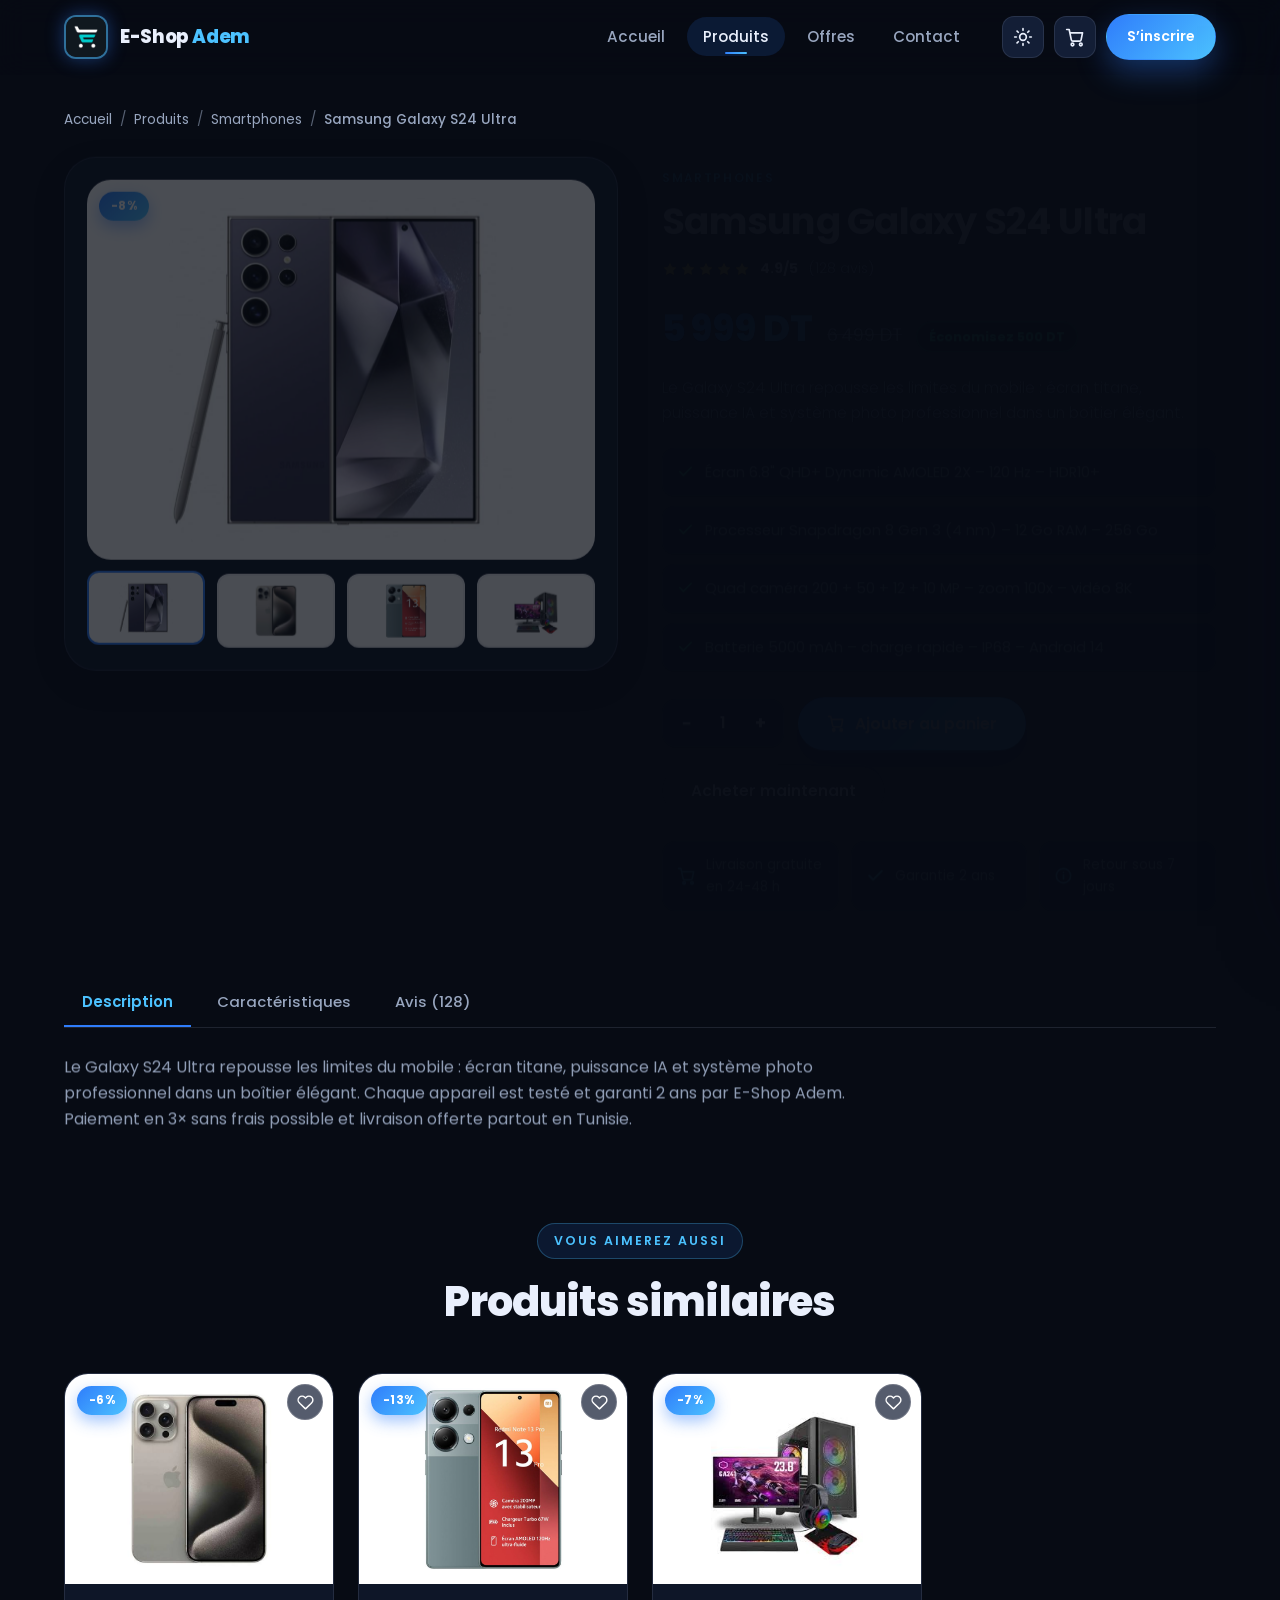
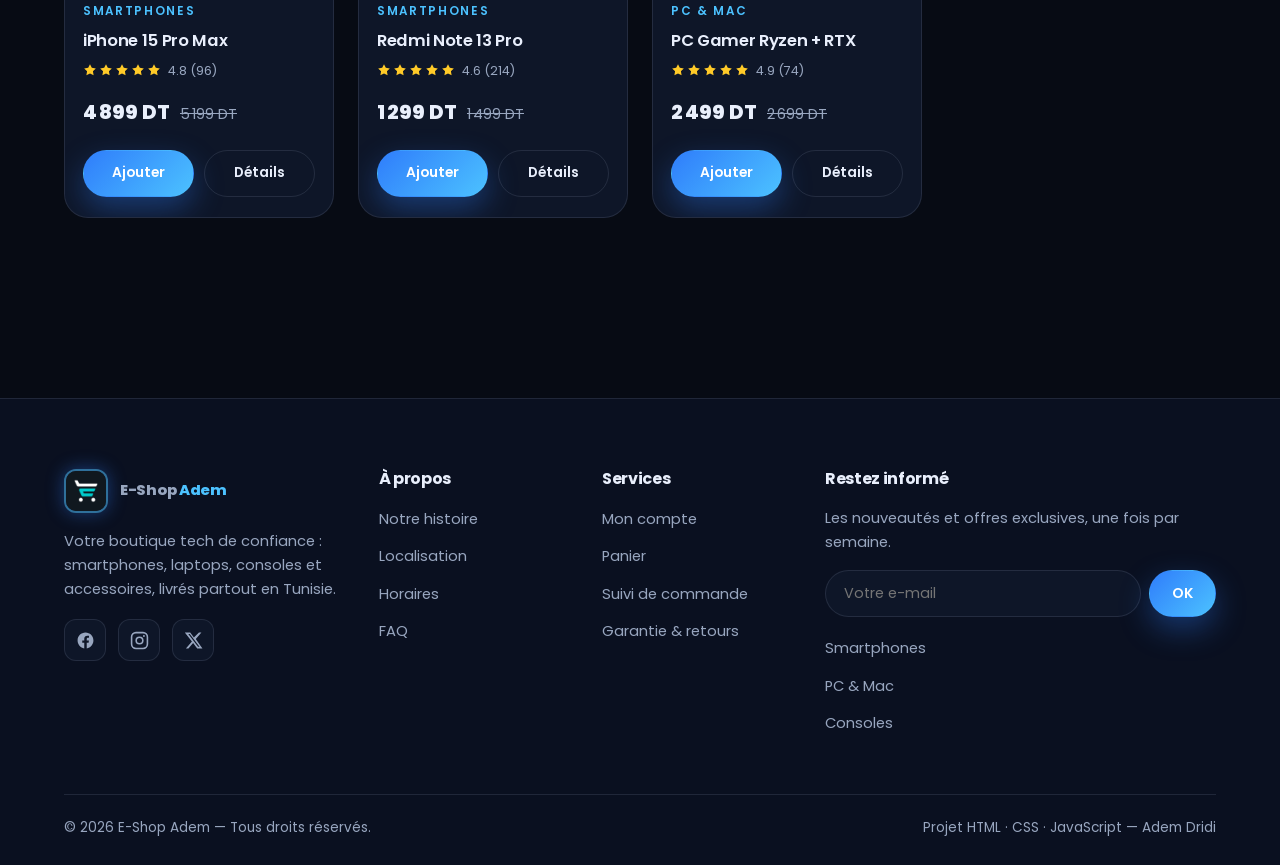
<file: samsung.html>
<!DOCTYPE html>
<html lang="fr">
<head>
  <meta charset="UTF-8">
  <meta name="viewport" content="width=device-width, initial-scale=1.0">
  <title>Redirection — Samsung Galaxy S24 Ultra</title>
  <!-- Ancienne adresse : la fiche est maintenant générée dynamiquement -->
  <meta http-equiv="refresh" content="0; url=produit.html?p=samsung">
  <link rel="icon" href="images/logo.png" type="image/png">
  <style>
    body{margin:0;min-height:100vh;display:grid;place-items:center;
      background:#070b14;color:#e9effc;font-family:'Segoe UI',Tahoma,sans-serif;text-align:center}
    a{color:#4cc2ff}
    .box{padding:40px}
    .spin{width:46px;height:46px;border:3px solid rgba(76,194,255,.25);border-top-color:#4cc2ff;
      border-radius:50%;margin:0 auto 22px;animation:sp .8s linear infinite}
    @keyframes sp{to{transform:rotate(360deg)}}
  </style>
</head>
<body>
  <div class="box">
    <div class="spin"></div>
    <p>Ouverture de la fiche <b>Samsung Galaxy S24 Ultra</b>…</p>
    <p><a href="produit.html?p=samsung">Cliquez ici si la page ne se charge pas</a></p>
  </div>
</body>
</html>
</file>
<file: css/styles.css>
@import url('https://fonts.googleapis.com/css2?family=Poppins:wght@300;400;500;600;700;800&display=swap');

/* =========================================================
   E-SHOP ADEM — Design system (dark + blue accent)
   ========================================================= */

/* ---------- 1. Tokens ---------- */
:root{
  --bg:#070b14;
  --bg-soft:#0a1020;
  --surface:#0e1628;
  --surface-2:#131e36;
  --line:rgba(148,163,184,.16);
  --text:#e9effc;
  --muted:#98a6bf;
  --primary:#2f7dfb;
  --primary-2:#4cc2ff;
  --grad:linear-gradient(135deg,#2f7dfb 0%,#4cc2ff 100%);
  --ok:#2fd39a;
  --danger:#ff5f7e;
  --warn:#ffb020;
  --star:#ffca28;

  --r-sm:10px; --r-md:16px; --r-lg:24px; --r-xl:32px;
  --nav-h:74px;
  --shadow-1:0 12px 34px rgba(2,6,23,.45);
  --shadow-2:0 26px 70px rgba(2,6,23,.60);
  --ring:0 0 0 4px rgba(47,125,251,.22);
  --tr:.28s cubic-bezier(.4,0,.2,1);
  --container:1200px;
}

[data-theme="light"]{
  --bg:#f2f6fd;
  --bg-soft:#eaf1fb;
  --surface:#ffffff;
  --surface-2:#f6f9ff;
  --line:rgba(13,29,60,.12);
  --text:#0d1730;
  --muted:#5a6883;
  --shadow-1:0 12px 34px rgba(13,29,60,.10);
  --shadow-2:0 26px 70px rgba(13,29,60,.16);
}

/* ---------- 2. Base ---------- */
*,*::before,*::after{box-sizing:border-box}
html{scroll-behavior:smooth}
body{
  margin:0;
  font-family:'Poppins','Segoe UI',Tahoma,Geneva,Verdana,sans-serif;
  background:var(--bg);
  color:var(--text);
  line-height:1.65;
  -webkit-font-smoothing:antialiased;
  transition:background-color .35s ease,color .35s ease;
  overflow-x:hidden;
}
img{max-width:100%;display:block}
a{color:inherit;text-decoration:none}
button,input,select,textarea{font-family:inherit;font-size:inherit;color:inherit}
ul{margin:0;padding:0;list-style:none}
h1,h2,h3,h4{line-height:1.2;margin:0;font-weight:700;letter-spacing:-.02em}
p{margin:0}
::selection{background:rgba(47,125,251,.35)}

.container{width:100%;max-width:var(--container);margin-inline:auto;padding-inline:24px}
.section{padding:90px 0}
.section-head{max-width:680px;margin:0 auto 46px;text-align:center}
.eyebrow{
  display:inline-flex;align-items:center;gap:8px;
  font-size:.78rem;font-weight:600;letter-spacing:.16em;text-transform:uppercase;
  color:var(--primary-2);
  background:rgba(47,125,251,.12);
  border:1px solid rgba(76,194,255,.28);
  padding:7px 16px;border-radius:999px;margin-bottom:18px;
}
[data-theme="light"] .eyebrow{color:#1552c4;background:rgba(47,125,251,.09)}
.section-title{font-size:clamp(1.75rem,3.4vw,2.6rem);font-weight:800}
.section-sub{color:var(--muted);margin-top:14px;font-size:1.02rem}
.grad-text{background:var(--grad);-webkit-background-clip:text;background-clip:text;color:transparent}

/* ---------- 3. Buttons ---------- */
.btn{
  --btn-bg:var(--surface-2);
  display:inline-flex;align-items:center;justify-content:center;gap:10px;
  padding:14px 28px;border:1px solid transparent;border-radius:999px;
  font-weight:600;font-size:.97rem;cursor:pointer;white-space:nowrap;
  transition:transform var(--tr),box-shadow var(--tr),background-color var(--tr),border-color var(--tr),color var(--tr);
}
.btn:active{transform:translateY(1px) scale(.99)}
.btn-primary{background:var(--grad);color:#fff;box-shadow:0 12px 30px rgba(47,125,251,.35)}
.btn-primary:hover{transform:translateY(-3px);box-shadow:0 18px 40px rgba(47,125,251,.48)}
.btn-ghost{background:transparent;border-color:var(--line);color:var(--text)}
.btn-ghost:hover{border-color:var(--primary);color:var(--primary-2);transform:translateY(-3px)}
.btn-soft{background:rgba(47,125,251,.12);color:var(--primary-2);border-color:rgba(76,194,255,.3)}
.btn-soft:hover{background:rgba(47,125,251,.2);transform:translateY(-3px)}
[data-theme="light"] .btn-soft{color:#1552c4}
.btn-sm{padding:10px 20px;font-size:.88rem}
.btn-block{width:100%}
.btn svg{width:18px;height:18px}

/* ---------- 4. Navbar ---------- */
.navbar{
  position:sticky;top:0;z-index:120;
  background:rgba(7,11,20,.72);
  backdrop-filter:blur(14px);-webkit-backdrop-filter:blur(14px);
  border-bottom:1px solid transparent;
  transition:background-color var(--tr),border-color var(--tr),box-shadow var(--tr);
}
[data-theme="light"] .navbar{background:rgba(255,255,255,.82)}
.navbar.scrolled{border-color:var(--line);box-shadow:0 10px 30px rgba(2,6,23,.35)}
.nav-inner{display:flex;align-items:center;gap:26px;height:var(--nav-h)}
.brand{display:flex;align-items:center;gap:12px;font-weight:800;font-size:1.15rem;letter-spacing:-.02em}
.brand-logo{
  width:44px;height:44px;border-radius:12px;overflow:hidden;
  border:2px solid rgba(76,194,255,.5);box-shadow:0 0 18px rgba(47,125,251,.4);
  display:grid;place-items:center;background:var(--surface-2);flex:none;
}
.brand-logo img{width:100%;height:100%;object-fit:cover}
.brand .accent{color:var(--primary-2)}
.nav-links{display:flex;align-items:center;gap:6px;margin-left:auto}
.nav-links a{
  position:relative;padding:9px 16px;border-radius:999px;
  font-size:.95rem;font-weight:500;color:var(--muted);
  transition:color var(--tr),background-color var(--tr);
}
.nav-links a::after{
  content:"";position:absolute;left:50%;bottom:2px;width:0;height:2px;border-radius:2px;
  background:var(--grad);transform:translateX(-50%);transition:width var(--tr);
}
.nav-links a:hover{color:var(--text)}
.nav-links a:hover::after{width:22px}
.nav-links a.active{color:var(--text);background:rgba(47,125,251,.14)}
.nav-links a.active::after{width:22px}
.nav-actions{display:flex;align-items:center;gap:10px}
.icon-btn{
  position:relative;width:42px;height:42px;border-radius:12px;
  background:var(--surface-2);border:1px solid var(--line);
  display:grid;place-items:center;cursor:pointer;color:var(--text);
  transition:transform var(--tr),border-color var(--tr),background-color var(--tr);
}
.icon-btn:hover{transform:translateY(-2px);border-color:var(--primary);color:var(--primary-2)}
.icon-btn svg{width:20px;height:20px}
.cart-badge{
  position:absolute;top:-7px;right:-7px;min-width:21px;height:21px;padding:0 5px;
  border-radius:999px;background:var(--grad);color:#fff;
  font-size:.72rem;font-weight:700;display:grid;place-items:center;
  border:2px solid var(--bg);transform:scale(0);transition:transform .3s cubic-bezier(.34,1.56,.64,1);
}
.cart-badge.show{transform:scale(1)}
.burger{display:none}

/* mobile menu */
@media (max-width:940px){
  .nav-links{
    position:fixed;inset:var(--nav-h) 0 auto 0;
    flex-direction:column;align-items:stretch;gap:4px;
    background:var(--surface);border-bottom:1px solid var(--line);
    padding:18px 24px 26px;margin:0;
    box-shadow:var(--shadow-2);
    clip-path:inset(0 0 100% 0);opacity:0;pointer-events:none;
    transition:clip-path .35s ease,opacity .3s ease;
  }
  .nav-links.open{clip-path:inset(0 0 0 0);opacity:1;pointer-events:auto}
  .nav-links a{padding:13px 16px;font-size:1.02rem;border-radius:12px}
  .nav-links a::after{display:none}
  .burger{display:grid}
  .nav-actions .btn{display:none}
}
@media (max-width:520px){
  .brand-name{font-size:1rem}
  .nav-actions{gap:7px}
  .icon-btn{width:38px;height:38px}
}

/* ---------- 5. Hero ---------- */
.hero{position:relative;overflow:hidden;padding:70px 0 90px;isolation:isolate}
.hero-bg{position:absolute;inset:0;z-index:-1;pointer-events:none}
.blob{position:absolute;border-radius:50%;filter:blur(90px);opacity:.5}
.blob.b1{width:520px;height:520px;top:-160px;left:-120px;background:radial-gradient(circle,#2f7dfb,transparent 65%);animation:float1 16s ease-in-out infinite}
.blob.b2{width:460px;height:460px;bottom:-180px;right:-100px;background:radial-gradient(circle,#4cc2ff,transparent 65%);animation:float2 18s ease-in-out infinite}
.grid-lines{
  position:absolute;inset:0;
  background-image:linear-gradient(rgba(148,163,184,.07) 1px,transparent 1px),linear-gradient(90deg,rgba(148,163,184,.07) 1px,transparent 1px);
  background-size:64px 64px;
  -webkit-mask-image:radial-gradient(ellipse at 50% 40%,#000 30%,transparent 78%);
  mask-image:radial-gradient(ellipse at 50% 40%,#000 30%,transparent 78%);
}
@keyframes float1{0%,100%{transform:translate(0,0)}50%{transform:translate(50px,40px)}}
@keyframes float2{0%,100%{transform:translate(0,0)}50%{transform:translate(-50px,-30px)}}

.hero-inner{display:grid;grid-template-columns:1.05fr .95fr;gap:50px;align-items:center}
.hero-copy h1{font-size:clamp(2.2rem,5vw,3.7rem);font-weight:800;margin-bottom:20px}
.lead{color:var(--muted);font-size:1.08rem;max-width:520px}
.hero-cta{display:flex;flex-wrap:wrap;gap:14px;margin-top:32px}
.hero-points{display:flex;flex-wrap:wrap;gap:20px 28px;margin-top:36px}
.hero-points li{display:flex;align-items:center;gap:9px;font-size:.9rem;color:var(--muted)}
.hero-points svg{width:18px;height:18px;color:var(--ok);flex:none}

.hero-visual{position:relative;min-height:440px}
.hero-card{
  position:absolute;margin:0;background:var(--surface);border:1px solid var(--line);
  border-radius:var(--r-lg);padding:14px;box-shadow:var(--shadow-2);
  transition:transform var(--tr);
}
.hero-card img{width:100%;height:150px;object-fit:cover;border-radius:14px;background:#fff}
.hero-card figcaption{font-size:.85rem;color:var(--muted);margin-top:10px;text-align:center}
.hero-card figcaption b{display:block;color:var(--text);font-size:1.02rem}
.hero-card.c1{width:56%;top:0;left:0;animation:bob 6s ease-in-out infinite}
.hero-card.c2{width:50%;top:26%;right:0;animation:bob 7s ease-in-out .6s infinite}
.hero-card.c3{width:54%;bottom:0;left:16%;animation:bob 6.5s ease-in-out 1.1s infinite}
.hero-card:hover{transform:scale(1.04) rotate(0deg);z-index:3}
@keyframes bob{0%,100%{transform:translateY(0)}50%{transform:translateY(-16px)}}
.hero-chip{
  position:absolute;z-index:4;background:var(--surface);border:1px solid var(--line);
  border-radius:999px;padding:9px 16px;font-size:.82rem;font-weight:600;
  box-shadow:var(--shadow-1);display:flex;align-items:center;gap:8px;
}
.hero-chip.chip1{top:8%;right:6%;color:var(--ok)}
.hero-chip.chip2{bottom:12%;left:-4%;color:var(--warn)}
.hero-chip .dot{width:8px;height:8px;border-radius:50%;background:currentColor;box-shadow:0 0 10px currentColor}

@media (max-width:940px){
  .hero-inner{grid-template-columns:1fr;gap:70px}
  .hero-copy{text-align:center}
  .lead{margin-inline:auto}
  .hero-cta,.hero-points{justify-content:center}
  .hero-visual{min-height:400px;max-width:520px;margin-inline:auto;width:100%}
}
@media (max-width:560px){
  .hero-card img{height:110px}
  .hero-visual{min-height:340px}
}

/* ---------- 6. Stats ---------- */
.stats{padding:0 0 20px}
.stats-grid{
  display:grid;grid-template-columns:repeat(4,1fr);gap:20px;
  background:var(--surface);border:1px solid var(--line);
  border-radius:var(--r-xl);padding:34px 26px;box-shadow:var(--shadow-1);
}
.stat{text-align:center;padding:8px 6px}
.stat-num{font-size:clamp(1.7rem,3vw,2.4rem);font-weight:800;background:var(--grad);-webkit-background-clip:text;background-clip:text;color:transparent}
.stat-label{color:var(--muted);font-size:.88rem;margin-top:4px}
@media (max-width:760px){.stats-grid{grid-template-columns:repeat(2,1fr);gap:26px 12px}}

/* ---------- 7. Category cards ---------- */
.cat-grid{display:grid;grid-template-columns:repeat(auto-fit,minmax(190px,1fr));gap:20px}
.cat-card{
  position:relative;overflow:hidden;border-radius:var(--r-lg);
  background:var(--surface);border:1px solid var(--line);
  padding:22px;display:flex;flex-direction:column;gap:14px;
  transition:transform var(--tr),border-color var(--tr),box-shadow var(--tr);
}
.cat-card:hover{transform:translateY(-8px);border-color:rgba(76,194,255,.5);box-shadow:var(--shadow-2)}
.cat-card .thumb{height:120px;border-radius:14px;overflow:hidden;background:#fff}
.cat-card .thumb img{width:100%;height:100%;object-fit:cover;transition:transform .5s ease}
.cat-card:hover .thumb img{transform:scale(1.08)}
.cat-card h3{font-size:1rem;font-weight:600}
.cat-card span{font-size:.82rem;color:var(--muted)}
.cat-card .go{margin-top:auto;font-size:.85rem;font-weight:600;color:var(--primary-2);display:flex;align-items:center;gap:6px}
.cat-card:hover .go{gap:11px}
.cat-card .go svg{width:15px;height:15px;transition:transform var(--tr)}

/* ---------- 8. Product cards ---------- */
.products-grid{display:grid;grid-template-columns:repeat(auto-fill,minmax(255px,1fr));gap:24px}
.product-card{
  position:relative;display:flex;flex-direction:column;
  background:var(--surface);border:1px solid var(--line);
  border-radius:var(--r-lg);overflow:hidden;
  transition:transform var(--tr),border-color var(--tr),box-shadow var(--tr);
}
.product-card:hover{transform:translateY(-9px);border-color:rgba(76,194,255,.45);box-shadow:var(--shadow-2)}
.pc-media{position:relative;height:210px;background:#fff;overflow:hidden}
.pc-media img{width:100%;height:100%;object-fit:contain;padding:14px;transition:transform .5s ease}
.product-card:hover .pc-media img{transform:scale(1.07)}
.pc-badge{
  position:absolute;top:12px;left:12px;z-index:2;
  background:var(--grad);color:#fff;font-size:.72rem;font-weight:700;
  padding:5px 12px;border-radius:999px;letter-spacing:.04em;
  box-shadow:0 6px 16px rgba(47,125,251,.45);
}
.pc-badge.is-new{background:linear-gradient(135deg,#2fd39a,#4cc2ff)}
.pc-wish{
  position:absolute;top:10px;right:10px;z-index:2;width:36px;height:36px;border-radius:50%;
  background:rgba(13,23,48,.7);border:1px solid rgba(255,255,255,.16);color:#fff;
  display:grid;place-items:center;cursor:pointer;transition:var(--tr);
}
.pc-wish:hover,.pc-wish.on{background:var(--danger);border-color:var(--danger);transform:scale(1.1)}
.pc-wish svg{width:17px;height:17px}
.pc-body{padding:18px 18px 20px;display:flex;flex-direction:column;gap:9px;flex:1}
.pc-cat{font-size:.74rem;letter-spacing:.14em;text-transform:uppercase;color:var(--primary-2);font-weight:600}
[data-theme="light"] .pc-cat{color:#1552c4}
.pc-title{font-size:1.04rem;font-weight:600}
.pc-rating{display:flex;align-items:center;gap:7px;font-size:.8rem;color:var(--muted)}
.stars{display:inline-flex;gap:2px;color:var(--star)}
.stars svg{width:14px;height:14px}
.pc-price{display:flex;align-items:baseline;gap:10px;margin-top:auto;padding-top:6px}
.pc-price .now{font-size:1.25rem;font-weight:800;color:var(--text)}
.pc-price .old{font-size:.9rem;color:var(--muted);text-decoration:line-through}
.pc-actions{display:flex;gap:10px;margin-top:12px}
.pc-actions .btn{flex:1;padding:11px 14px;font-size:.86rem}
.pc-link{
  position:absolute;inset:0;z-index:1;border-radius:var(--r-lg);
}
.pc-actions{position:relative;z-index:3}

/* ---------- 9. Features ---------- */
.features-grid{display:grid;grid-template-columns:repeat(auto-fit,minmax(240px,1fr));gap:20px}
.feature{
  background:var(--surface);border:1px solid var(--line);border-radius:var(--r-lg);
  padding:28px 24px;transition:transform var(--tr),border-color var(--tr);
}
.feature:hover{transform:translateY(-7px);border-color:rgba(76,194,255,.45)}
.feature .ico{
  width:52px;height:52px;border-radius:15px;display:grid;place-items:center;
  background:rgba(47,125,251,.14);border:1px solid rgba(76,194,255,.3);color:var(--primary-2);
  margin-bottom:18px;
}
.feature .ico svg{width:24px;height:24px}
.feature h3{font-size:1.06rem;margin-bottom:8px}
.feature p{color:var(--muted);font-size:.92rem}

/* ---------- 10. CTA banner ---------- */
.cta{
  position:relative;overflow:hidden;border-radius:var(--r-xl);
  background:linear-gradient(120deg,#123a86 0%,#2f7dfb 55%,#4cc2ff 100%);
  padding:56px 48px;color:#fff;display:flex;flex-wrap:wrap;
  align-items:center;justify-content:space-between;gap:28px;
  box-shadow:0 30px 70px rgba(47,125,251,.35);
}
.cta::after{
  content:"";position:absolute;inset:0;
  background:radial-gradient(circle at 85% 20%,rgba(255,255,255,.25),transparent 45%);
}
.cta > *{position:relative;z-index:1}
.cta h2{font-size:clamp(1.5rem,3vw,2.2rem);font-weight:800}
.cta p{opacity:.9;margin-top:10px;max-width:520px}
.cta .btn{background:#fff;color:#12326e}
.cta .btn:hover{transform:translateY(-3px);box-shadow:0 18px 40px rgba(0,0,0,.28)}
@media (max-width:700px){.cta{padding:38px 26px}}

/* ---------- 11. Footer ---------- */
.footer{background:var(--bg-soft);border-top:1px solid var(--line);padding:70px 0 26px;margin-top:90px}
.footer-grid{display:grid;grid-template-columns:1.5fr 1fr 1fr 1.4fr;gap:40px}
.footer h4{font-size:1rem;margin-bottom:18px}
.footer p,.footer a{color:var(--muted);font-size:.92rem}
.footer li{margin-bottom:11px}
.footer a{transition:color var(--tr),padding-left var(--tr)}
.footer a:hover{color:var(--primary-2);padding-left:5px}
.footer .brand{margin-bottom:16px}
.newsletter{display:flex;gap:8px;margin-top:16px}
.newsletter input{
  flex:1;min-width:0;background:var(--surface);border:1px solid var(--line);
  border-radius:999px;padding:12px 18px;font-size:.9rem;transition:border-color var(--tr),box-shadow var(--tr);
}
.newsletter input:focus{outline:none;border-color:var(--primary);box-shadow:var(--ring)}
.newsletter .btn{padding:12px 22px}
.socials{display:flex;gap:12px;margin-top:6px}
.socials a{
  width:42px;height:42px;border-radius:12px;display:grid;place-items:center;
  background:var(--surface);border:1px solid var(--line);overflow:hidden;
  transition:transform var(--tr),border-color var(--tr);
}
.socials a:hover{transform:translateY(-4px);border-color:var(--primary);padding-left:0}
.socials img{width:22px;height:22px;object-fit:contain}
.socials svg{width:19px;height:19px;color:var(--muted);transition:color var(--tr),transform var(--tr)}
.socials a:hover svg{transform:scale(1.1)}
.socials a[aria-label="Facebook"]:hover svg{color:#1877f2}
.socials a[aria-label="Instagram"]:hover svg{color:#e1306c}
.socials a[aria-label="Twitter"]:hover svg{color:#1da1f2}
.footer-bottom{
  margin-top:46px;padding-top:22px;border-top:1px solid var(--line);
  display:flex;flex-wrap:wrap;gap:12px;justify-content:space-between;
  color:var(--muted);font-size:.85rem;
}
@media (max-width:940px){.footer-grid{grid-template-columns:repeat(2,1fr)}}
@media (max-width:560px){.footer-grid{grid-template-columns:1fr}}

/* ---------- 12. Cart drawer ---------- */
.overlay{
  position:fixed;inset:0;z-index:190;background:rgba(3,7,18,.66);
  backdrop-filter:blur(3px);opacity:0;visibility:hidden;transition:.3s;
}
.overlay.show{opacity:1;visibility:visible}
.cart-drawer{
  position:fixed;top:0;right:0;z-index:200;height:100dvh;width:min(410px,100%);
  background:var(--surface);border-left:1px solid var(--line);
  box-shadow:var(--shadow-2);display:flex;flex-direction:column;
  transform:translateX(105%);transition:transform .38s cubic-bezier(.4,0,.2,1);
}
.cart-drawer.open{transform:translateX(0)}
.cart-head{display:flex;align-items:center;justify-content:space-between;padding:22px 22px 16px;border-bottom:1px solid var(--line)}
.cart-head h3{font-size:1.12rem}
.cart-items{flex:1;overflow-y:auto;padding:16px 22px;display:flex;flex-direction:column;gap:14px}
.cart-empty{text-align:center;color:var(--muted);padding:50px 10px}
.cart-empty .ic{width:74px;height:74px;margin:0 auto 16px;border-radius:50%;display:grid;place-items:center;background:var(--surface-2);border:1px solid var(--line);color:var(--primary-2)}
.cart-empty .ic svg{width:32px;height:32px}
.cart-item{display:grid;grid-template-columns:66px 1fr auto;gap:12px;align-items:center;
  background:var(--surface-2);border:1px solid var(--line);border-radius:var(--r-md);padding:10px}
.cart-item img{width:66px;height:60px;object-fit:contain;background:#fff;border-radius:10px;padding:4px}
.ci-name{font-size:.88rem;font-weight:600;line-height:1.35}
.ci-price{font-size:.84rem;color:var(--primary-2);font-weight:600;margin-top:3px}
.qty{display:inline-flex;align-items:center;gap:4px;background:var(--surface);border:1px solid var(--line);border-radius:999px;padding:3px;margin-top:7px}
.qty button{width:24px;height:24px;border-radius:50%;border:none;background:var(--surface-2);color:var(--text);cursor:pointer;font-weight:700;line-height:1;transition:var(--tr)}
.qty button:hover{background:var(--primary);color:#fff}
.qty span{min-width:22px;text-align:center;font-size:.84rem;font-weight:600}
.ci-remove{border:none;background:transparent;color:var(--muted);cursor:pointer;padding:6px;border-radius:8px;transition:var(--tr);align-self:flex-start}
.ci-remove:hover{color:var(--danger);background:rgba(255,95,126,.12)}
.ci-remove svg{width:17px;height:17px}
.cart-foot{border-top:1px solid var(--line);padding:18px 22px 24px;background:var(--surface)}
.cart-row{display:flex;justify-content:space-between;font-size:.92rem;color:var(--muted);margin-bottom:8px}
.cart-row.total{color:var(--text);font-size:1.12rem;font-weight:700;margin:14px 0 16px}

/* ---------- 13. Toasts ---------- */
.toast-wrap{position:fixed;bottom:22px;left:50%;transform:translateX(-50%);z-index:300;display:flex;flex-direction:column;gap:10px;align-items:center;width:min(440px,92vw)}
.toast{
  display:flex;align-items:center;gap:11px;width:100%;
  background:var(--surface);border:1px solid var(--line);border-left:4px solid var(--primary);
  border-radius:14px;padding:13px 18px;box-shadow:var(--shadow-2);font-size:.9rem;
  animation:toastIn .35s cubic-bezier(.34,1.4,.64,1);
}
.toast.out{animation:toastOut .3s ease forwards}
.toast.ok{border-left-color:var(--ok)}
.toast.err{border-left-color:var(--danger)}
.toast.warn{border-left-color:var(--warn)}
.toast svg{width:19px;height:19px;flex:none;color:var(--primary-2)}
.toast.ok svg{color:var(--ok)} .toast.err svg{color:var(--danger)} .toast.warn svg{color:var(--warn)}
@keyframes toastIn{from{opacity:0;transform:translateY(24px) scale(.96)}to{opacity:1;transform:none}}
@keyframes toastOut{to{opacity:0;transform:translateY(18px) scale(.96)}}

/* ---------- 14. Back to top ---------- */
.to-top{
  position:fixed;right:22px;bottom:22px;z-index:150;
  width:48px;height:48px;border-radius:14px;border:1px solid var(--line);
  background:var(--surface);color:var(--primary-2);cursor:pointer;
  display:grid;place-items:center;box-shadow:var(--shadow-1);
  opacity:0;visibility:hidden;transform:translateY(16px);transition:.3s;
}
.to-top.show{opacity:1;visibility:visible;transform:none}
.to-top:hover{background:var(--grad);color:#fff;border-color:transparent}
.to-top svg{width:20px;height:20px}

/* ---------- 15. Reveal ---------- */
.reveal{opacity:0;transform:translateY(28px);transition:opacity .7s ease,transform .7s cubic-bezier(.22,1,.36,1)}
.reveal.is-visible{opacity:1;transform:none}
.reveal[data-delay="1"]{transition-delay:.1s}
.reveal[data-delay="2"]{transition-delay:.2s}
.reveal[data-delay="3"]{transition-delay:.3s}
.reveal[data-delay="4"]{transition-delay:.4s}
@media (prefers-reduced-motion:reduce){
  *{animation:none!important;transition-duration:.01ms!important}
  .reveal{opacity:1;transform:none}
}

/* ---------- 16. Forms ---------- */
.field{margin-bottom:18px}
.field label{display:block;font-size:.88rem;font-weight:600;margin-bottom:7px;color:var(--text)}
.control{
  width:100%;background:var(--surface-2);border:1px solid var(--line);
  border-radius:12px;padding:13px 16px;font-size:.95rem;
  transition:border-color var(--tr),box-shadow var(--tr),background-color var(--tr);
}
.control::placeholder{color:var(--muted);opacity:.75}
.control:focus{outline:none;border-color:var(--primary);box-shadow:var(--ring)}
textarea.control{resize:vertical;min-height:120px}
select.control{appearance:none;background-image:url("data:image/svg+xml,%3Csvg xmlns='http://www.w3.org/2000/svg' width='14' height='14' viewBox='0 0 24 24' fill='none' stroke='%2398a6bf' stroke-width='3' stroke-linecap='round'%3E%3Cpath d='M6 9l6 6 6-6'/%3E%3C/svg%3E");background-repeat:no-repeat;background-position:right 16px center}
.field .hint{font-size:.78rem;color:var(--muted);margin-top:6px}
.field .err-msg{font-size:.8rem;color:var(--danger);margin-top:6px;display:none}
.field.invalid .control{border-color:var(--danger);box-shadow:0 0 0 3px rgba(255,95,126,.16)}
.field.invalid .err-msg{display:block}
.field.valid .control{border-color:rgba(47,211,154,.6)}
.check{display:flex;align-items:flex-start;gap:10px;font-size:.87rem;color:var(--muted);cursor:pointer}
.check input{width:17px;height:17px;margin-top:3px;accent-color:var(--primary)}

/* ---------- 17. Auth pages ---------- */
.auth{display:grid;grid-template-columns:1fr 1fr;min-height:calc(100dvh - var(--nav-h));}
.auth-side{
  position:relative;overflow:hidden;padding:70px 60px;
  background:linear-gradient(140deg,#0c2a63 0%,#123a86 45%,#2f7dfb 100%);
  color:#fff;display:flex;flex-direction:column;justify-content:center;gap:26px;
}
.auth-side::after{content:"";position:absolute;inset:0;background:radial-gradient(circle at 20% 15%,rgba(255,255,255,.22),transparent 40%)}
.auth-side > *{position:relative;z-index:1}
.auth-side h2{font-size:clamp(1.6rem,2.6vw,2.3rem);font-weight:800}
.auth-side p{opacity:.9;max-width:420px}
.auth-points{display:flex;flex-direction:column;gap:14px;margin-top:6px}
.auth-points li{display:flex;gap:11px;align-items:center;font-size:.95rem;opacity:.95}
.auth-points svg{width:20px;height:20px;flex:none}
.auth-art{border-radius:var(--r-lg);overflow:hidden;box-shadow:var(--shadow-2);max-width:430px}
.auth-art img{width:100%;height:190px;object-fit:cover}
.auth-main{display:grid;place-items:center;padding:60px 30px}
.auth-card{width:100%;max-width:470px}
.auth-card h1{font-size:1.75rem;margin-bottom:8px}
.auth-card > p.sub{color:var(--muted);margin-bottom:26px;font-size:.95rem}
.auth-box{background:var(--surface);border:1px solid var(--line);border-radius:var(--r-xl);padding:34px 32px;box-shadow:var(--shadow-1)}
.pw-wrap{position:relative}
.pw-wrap .control{padding-right:52px}
.pw-toggle{position:absolute;right:6px;top:50%;transform:translateY(-50%);width:40px;height:40px;border:none;background:transparent;color:var(--muted);cursor:pointer;border-radius:10px;display:grid;place-items:center}
.pw-toggle:hover{color:var(--primary-2);background:var(--surface)}
.pw-toggle svg{width:19px;height:19px}
.form-row{display:flex;align-items:center;justify-content:space-between;gap:12px;flex-wrap:wrap;margin:6px 0 20px}
.form-row a{color:var(--primary-2);font-size:.87rem;font-weight:500}
.form-row a:hover{text-decoration:underline}
.auth-alt{text-align:center;margin-top:20px;font-size:.9rem;color:var(--muted)}
.auth-alt a{color:var(--primary-2);font-weight:600}
.divider{display:flex;align-items:center;gap:14px;color:var(--muted);font-size:.8rem;margin:22px 0}
.divider::before,.divider::after{content:"";height:1px;background:var(--line);flex:1}
@media (max-width:940px){
  .auth{grid-template-columns:1fr}
  .auth-side{padding:46px 30px;text-align:center;align-items:center}
  .auth-points li{justify-content:center}
  .auth-art{display:none}
}

/* ---------- 18. Products page ---------- */
.page-head{
  position:relative;overflow:hidden;padding:52px 0 46px;
  background:linear-gradient(160deg,var(--bg-soft),transparent 70%);
  border-bottom:1px solid var(--line);
}
.breadcrumb{display:flex;flex-wrap:wrap;gap:8px;font-size:.85rem;color:var(--muted);margin-bottom:16px}
.breadcrumb a:hover{color:var(--primary-2)}
.breadcrumb span{opacity:.55}
.page-head h1{font-size:clamp(1.8rem,4vw,2.7rem);font-weight:800}
.page-head p{color:var(--muted);margin-top:10px;max-width:640px}

.shop-layout{display:grid;grid-template-columns:255px 1fr;gap:32px;align-items:start}
.sidebar{
  position:sticky;top:calc(var(--nav-h) + 20px);
  background:var(--surface);border:1px solid var(--line);border-radius:var(--r-lg);
  padding:24px 20px;box-shadow:var(--shadow-1);
}
.sidebar h3{font-size:.95rem;margin-bottom:16px;display:flex;align-items:center;gap:9px}
.sidebar h3 svg{width:17px;height:17px;color:var(--primary-2)}
.side-list li{margin-bottom:4px}
.side-list button{
  width:100%;display:flex;justify-content:space-between;align-items:center;gap:8px;
  background:transparent;border:none;border-radius:10px;padding:10px 13px;
  font-size:.9rem;color:var(--muted);cursor:pointer;text-align:left;transition:var(--tr);
}
.side-list button:hover{background:var(--surface-2);color:var(--text)}
.side-list button.on{background:rgba(47,125,251,.15);color:var(--text);font-weight:600}
.side-list .n{font-size:.76rem;background:var(--surface-2);border:1px solid var(--line);border-radius:999px;padding:1px 9px}
.side-sep{height:1px;background:var(--line);margin:18px 0}
.side-promo{display:flex;align-items:center;gap:10px;font-size:.88rem;color:var(--muted);cursor:pointer}
.side-promo input{width:17px;height:17px;accent-color:var(--primary)}

.toolbar{
  display:flex;flex-wrap:wrap;gap:14px;align-items:center;justify-content:space-between;
  background:var(--surface);border:1px solid var(--line);border-radius:var(--r-lg);
  padding:14px 16px;margin-bottom:24px;
}
.search-box{position:relative;flex:1;min-width:230px}
.search-box svg{position:absolute;left:15px;top:50%;transform:translateY(-50%);width:18px;height:18px;color:var(--muted);pointer-events:none}
.search-box input{
  width:100%;background:var(--surface-2);border:1px solid var(--line);
  border-radius:999px;padding:12px 18px 12px 44px;font-size:.92rem;transition:var(--tr);
}
.search-box input:focus{outline:none;border-color:var(--primary);box-shadow:var(--ring)}
.toolbar-right{display:flex;align-items:center;gap:12px}
.result-count{font-size:.85rem;color:var(--muted);white-space:nowrap}
.toolbar select{background:var(--surface-2);border:1px solid var(--line);border-radius:999px;padding:11px 40px 11px 18px;font-size:.88rem;cursor:pointer}
.toolbar select:focus{outline:none;border-color:var(--primary);box-shadow:var(--ring)}

.chips{display:flex;flex-wrap:wrap;gap:9px;margin-bottom:24px}
.chip{
  background:var(--surface);border:1px solid var(--line);border-radius:999px;
  padding:9px 18px;font-size:.86rem;color:var(--muted);cursor:pointer;transition:var(--tr);
}
.chip:hover{color:var(--text);border-color:var(--primary);transform:translateY(-2px)}
.chip.on{background:var(--grad);color:#fff;border-color:transparent;box-shadow:0 10px 24px rgba(47,125,251,.35);font-weight:600}

.no-results{
  display:none;text-align:center;padding:60px 20px;
  background:var(--surface);border:1px dashed var(--line);border-radius:var(--r-lg);
}
.no-results.show{display:block}
.no-results .ic{width:70px;height:70px;margin:0 auto 16px;border-radius:50%;display:grid;place-items:center;background:var(--surface-2);color:var(--muted)}
.no-results .ic svg{width:30px;height:30px}
.no-results h3{margin-bottom:8px}
.no-results p{color:var(--muted);font-size:.92rem}
.product-card.hide{display:none}
@media (max-width:940px){
  .shop-layout{grid-template-columns:1fr}
  .sidebar{position:static}
  .side-list{display:flex;flex-wrap:wrap;gap:8px}
  .side-list li{margin:0}
  .side-list button{width:auto;border-radius:999px;border:1px solid var(--line)}
}

/* ---------- 19. Offers ---------- */
.countdown{
  display:flex;justify-content:center;gap:14px;flex-wrap:wrap;margin-top:30px;
}
.cd-box{
  min-width:104px;background:var(--surface);border:1px solid var(--line);
  border-radius:var(--r-md);padding:16px 12px;text-align:center;box-shadow:var(--shadow-1);
}
.cd-box .v{font-size:clamp(1.6rem,3vw,2.2rem);font-weight:800;background:var(--grad);-webkit-background-clip:text;background-clip:text;color:transparent;font-variant-numeric:tabular-nums}
.cd-box .l{font-size:.74rem;letter-spacing:.14em;text-transform:uppercase;color:var(--muted);margin-top:4px}

.deal-card{
  position:relative;background:var(--surface);border:1px solid var(--line);
  border-radius:var(--r-lg);padding:22px;display:flex;gap:20px;align-items:center;
  transition:transform var(--tr),border-color var(--tr),box-shadow var(--tr);
}
.deal-card:hover{transform:translateY(-6px);border-color:rgba(76,194,255,.45);box-shadow:var(--shadow-2)}
.deal-media{position:relative;width:170px;flex:none;height:140px;background:#fff;border-radius:16px;overflow:hidden}
.deal-media img{width:100%;height:100%;object-fit:contain;padding:10px}
.deal-off{
  position:absolute;top:10px;left:10px;background:linear-gradient(135deg,#ff4d6d,#ff8a5c);
  color:#fff;font-size:.75rem;font-weight:700;padding:5px 11px;border-radius:999px;
}
.deal-body{flex:1;min-width:0}
.deal-body .pc-cat{margin-bottom:6px;display:block}
.deal-body h3{font-size:1.14rem;margin-bottom:8px}
.deal-body p{color:var(--muted);font-size:.88rem;margin-bottom:12px}
.stock{height:7px;border-radius:999px;background:var(--surface-2);overflow:hidden;margin:14px 0 6px}
.stock i{display:block;height:100%;border-radius:999px;background:var(--grad)}
.stock-lbl{font-size:.76rem;color:var(--muted)}
.deal-actions{display:flex;gap:10px;flex-wrap:wrap;margin-top:16px}
.deal-actions .btn{padding:11px 20px;font-size:.87rem}
@media (max-width:720px){
  .deal-card{flex-direction:column;align-items:stretch;text-align:center}
  .deal-media{width:100%;height:190px}
  .deal-actions{justify-content:center}
}

.strip{display:grid;grid-template-columns:repeat(auto-fit,minmax(280px,1fr));gap:20px}
.strip-card{
  position:relative;border-radius:var(--r-lg);overflow:hidden;background:#fff;
  border:1px solid var(--line);transition:transform var(--tr),box-shadow var(--tr);
}
.strip-card:hover{transform:translateY(-7px);box-shadow:var(--shadow-2)}
.strip-card img{width:100%;height:170px;object-fit:cover}
.strip-card .ov{
  position:absolute;inset:auto 0 0 0;padding:14px;
  background:linear-gradient(transparent,rgba(6,10,20,.88));
  display:flex;align-items:center;justify-content:space-between;gap:10px;
  opacity:0;transform:translateY(12px);transition:.3s;
}
.strip-card:hover .ov{opacity:1;transform:none}
.strip-card .ov span:first-child{color:#fff;font-size:.88rem;font-weight:600}
.strip-card .ov span:last-child{
  color:#fff;background:rgba(255,255,255,.16);border:1px solid rgba(255,255,255,.3);
  border-radius:999px;padding:7px 15px;font-size:.8rem;font-weight:600;
  transition:background-color .25s,color .25s;
}
.strip-card:hover .ov span:last-child{background:#fff;color:#0d1730}

/* ---------- 20. Product detail ---------- */
.pdp{display:grid;grid-template-columns:1fr 1fr;gap:44px;align-items:start}
.pdp-gallery{
  position:sticky;top:calc(var(--nav-h) + 20px);
  background:var(--surface);border:1px solid var(--line);border-radius:var(--r-xl);
  padding:22px;box-shadow:var(--shadow-1);
}
.pdp-main-img{background:#fff;border-radius:var(--r-lg);overflow:hidden;position:relative}
.pdp-main-img img{width:100%;height:380px;object-fit:contain;padding:18px;transition:transform .4s ease}
.pdp-main-img:hover img{transform:scale(1.05)}
.pdp-thumbs{display:grid;grid-template-columns:repeat(4,1fr);gap:12px;margin-top:14px}
.pdp-thumbs button{
  background:#fff;border:2px solid var(--line);border-radius:12px;padding:8px;cursor:pointer;transition:var(--tr);height:74px;
}
.pdp-thumbs button img{width:100%;height:100%;object-fit:contain}
.pdp-thumbs button:hover,.pdp-thumbs button.on{border-color:var(--primary);transform:translateY(-3px)}
.pdp-info .pc-cat{display:block;margin-bottom:10px}
.pdp-info h1{font-size:clamp(1.6rem,3vw,2.3rem);margin-bottom:14px}
.pdp-rating{display:flex;align-items:center;gap:10px;font-size:.88rem;color:var(--muted);margin-bottom:18px}
.pdp-rating .stars svg{width:16px;height:16px}
.pdp-price{display:flex;align-items:baseline;gap:14px;flex-wrap:wrap;margin-bottom:6px}
.pdp-price .now{font-size:2.3rem;font-weight:800;background:var(--grad);-webkit-background-clip:text;background-clip:text;color:transparent}
.pdp-price .old{font-size:1.1rem;color:var(--muted);text-decoration:line-through}
.pdp-price .save{font-size:.8rem;font-weight:700;color:var(--ok);background:rgba(47,211,154,.14);border:1px solid rgba(47,211,154,.35);border-radius:999px;padding:4px 12px}
.pdp-desc{color:var(--muted);font-size:.96rem;margin:16px 0 22px}
.spec-list{display:grid;gap:10px;margin-bottom:26px}
.spec-list li{display:flex;gap:11px;align-items:flex-start;font-size:.92rem;color:var(--muted);background:var(--surface);border:1px solid var(--line);border-radius:12px;padding:11px 14px}
.spec-list svg{width:17px;height:17px;color:var(--ok);flex:none;margin-top:3px}
.pdp-buy{display:flex;flex-wrap:wrap;gap:14px;align-items:center;margin-bottom:24px}
.pdp-buy .qty{margin:0;padding:6px;border-radius:14px}
.pdp-buy .qty button{width:34px;height:34px;font-size:1.05rem}
.pdp-buy .qty span{min-width:32px;font-size:.98rem}
.pdp-perks{display:grid;grid-template-columns:repeat(auto-fit,minmax(170px,1fr));gap:12px}
.perk{display:flex;gap:10px;align-items:center;background:var(--surface);border:1px solid var(--line);border-radius:14px;padding:12px 14px;font-size:.83rem;color:var(--muted)}
.perk svg{width:19px;height:19px;color:var(--primary-2);flex:none}
@media (max-width:940px){
  .pdp{grid-template-columns:1fr;gap:30px}
  .pdp-gallery{position:static}
  .pdp-main-img img{height:300px}
}

/* tabs + reviews */
.tabs{display:flex;gap:8px;flex-wrap:wrap;border-bottom:1px solid var(--line);margin-bottom:26px}
.tab{
  background:transparent;border:none;border-bottom:2px solid transparent;
  padding:12px 18px;font-size:.93rem;color:var(--muted);cursor:pointer;transition:var(--tr);font-weight:500;
}
.tab:hover{color:var(--text)}
.tab.on{color:var(--primary-2);border-bottom-color:var(--primary);font-weight:600}
.tab-panel{display:none}
.tab-panel.on{display:block;animation:fadeIn .4s ease}
@keyframes fadeIn{from{opacity:0;transform:translateY(10px)}to{opacity:1;transform:none}}
.review{display:grid;grid-template-columns:46px 1fr;gap:14px;background:var(--surface);border:1px solid var(--line);border-radius:var(--r-md);padding:16px 18px;margin-bottom:14px}
.review .av{width:46px;height:46px;border-radius:50%;background:var(--grad);color:#fff;display:grid;place-items:center;font-weight:700}
.review h4{font-size:.95rem;display:flex;justify-content:space-between;gap:10px;flex-wrap:wrap}
.review h4 time{font-size:.76rem;color:var(--muted);font-weight:400}
.review .stars{margin:4px 0 7px}
.review p{font-size:.9rem;color:var(--muted)}
.review-form{background:var(--surface);border:1px solid var(--line);border-radius:var(--r-lg);padding:26px;margin-top:24px}
.review-form h3{margin-bottom:18px;font-size:1.05rem}
.rate-pick{display:flex;gap:6px;margin-bottom:16px}
.rate-pick button{background:transparent;border:none;cursor:pointer;color:#3b4763;padding:2px;transition:transform .18s}
.rate-pick button svg{width:26px;height:26px}
.rate-pick button.on{color:var(--star)}
.rate-pick button:hover{transform:scale(1.18)}

/* ---------- 21. Contact ---------- */
.contact-grid{display:grid;grid-template-columns:1fr 1.2fr;gap:34px;align-items:start}
.info-card{background:var(--surface);border:1px solid var(--line);border-radius:var(--r-lg);padding:28px;box-shadow:var(--shadow-1)}
.info-list{display:flex;flex-direction:column;gap:18px;margin-top:20px}
.info-list li{display:flex;gap:14px;align-items:flex-start}
.info-list .ic{width:42px;height:42px;flex:none;border-radius:12px;background:rgba(47,125,251,.14);border:1px solid rgba(76,194,255,.3);color:var(--primary-2);display:grid;place-items:center}
.info-list .ic svg{width:19px;height:19px}
.info-list b{display:block;font-size:.92rem}
.info-list span{font-size:.87rem;color:var(--muted)}
@media (max-width:880px){.contact-grid{grid-template-columns:1fr}}

/* ---------- 22. Comment box (legacy pages) ---------- */
.comment-section{max-width:760px;margin:60px auto 0;background:var(--surface);border:1px solid var(--line);border-radius:var(--r-lg);padding:28px}
.comment-section h3{margin-bottom:16px}
.comment-section textarea{width:100%;min-height:110px}

/* ---------- 23. Utilities ---------- */
.mt-4{margin-top:28px}
.center{text-align:center}
.muted{color:var(--muted)}
.badge{
  display:inline-flex;align-items:center;gap:7px;font-size:.78rem;font-weight:600;
  background:rgba(47,125,251,.13);border:1px solid rgba(76,194,255,.3);
  color:var(--primary-2);border-radius:999px;padding:6px 14px;
}
[data-theme="light"] .badge{color:#1552c4}
.divider-line{height:1px;background:var(--line);margin:34px 0}
</file>
<file: css/produits.css>
/* =========================================================
   E-SHOP ADEM — produits.css
   Styles propres à la page catalogue (produits.html)
   ========================================================= */

/* Bandeau livraison / code promo */
.shop-banner{
  display:flex;align-items:center;gap:16px;flex-wrap:wrap;
  background:linear-gradient(120deg,rgba(47,125,251,.16),rgba(76,194,255,.10));
  border:1px solid rgba(76,194,255,.32);
  border-radius:var(--r-lg);
  padding:16px 22px;margin-bottom:28px;
}
.shop-banner .sb-ic{
  width:44px;height:44px;flex:none;border-radius:13px;display:grid;place-items:center;
  background:rgba(47,125,251,.2);color:var(--primary-2);
}
.shop-banner .sb-ic svg{width:22px;height:22px}
.shop-banner p{flex:1;min-width:220px;font-size:.92rem;color:var(--muted)}
.shop-banner b{color:var(--text)}
.shop-banner .sb-code{
  font-weight:700;font-size:.85rem;letter-spacing:.06em;color:#fff;
  background:var(--grad);padding:8px 16px;border-radius:999px;
  box-shadow:0 10px 24px rgba(47,125,251,.35);
}

/* Encart d'aide de la sidebar */
.side-help{
  background:var(--surface-2);border:1px solid var(--line);
  border-radius:var(--r-md);padding:16px;text-align:center;
}
.side-help b{font-size:.9rem}
.side-help p{font-size:.82rem;color:var(--muted);margin:6px 0 13px}

/* Le bouton "réinitialiser" du état vide */
.no-results .btn{cursor:pointer}

/* Grille plus dense dès que la largeur le permet */
@media (min-width:1200px){
  .shop-layout .products-grid{grid-template-columns:repeat(3,1fr)}
}
@media (max-width:640px){
  .shop-layout .products-grid{grid-template-columns:repeat(auto-fill,minmax(230px,1fr));gap:16px}
  .toolbar{padding:12px}
  .toolbar-right{width:100%;justify-content:space-between}
}
</file>
